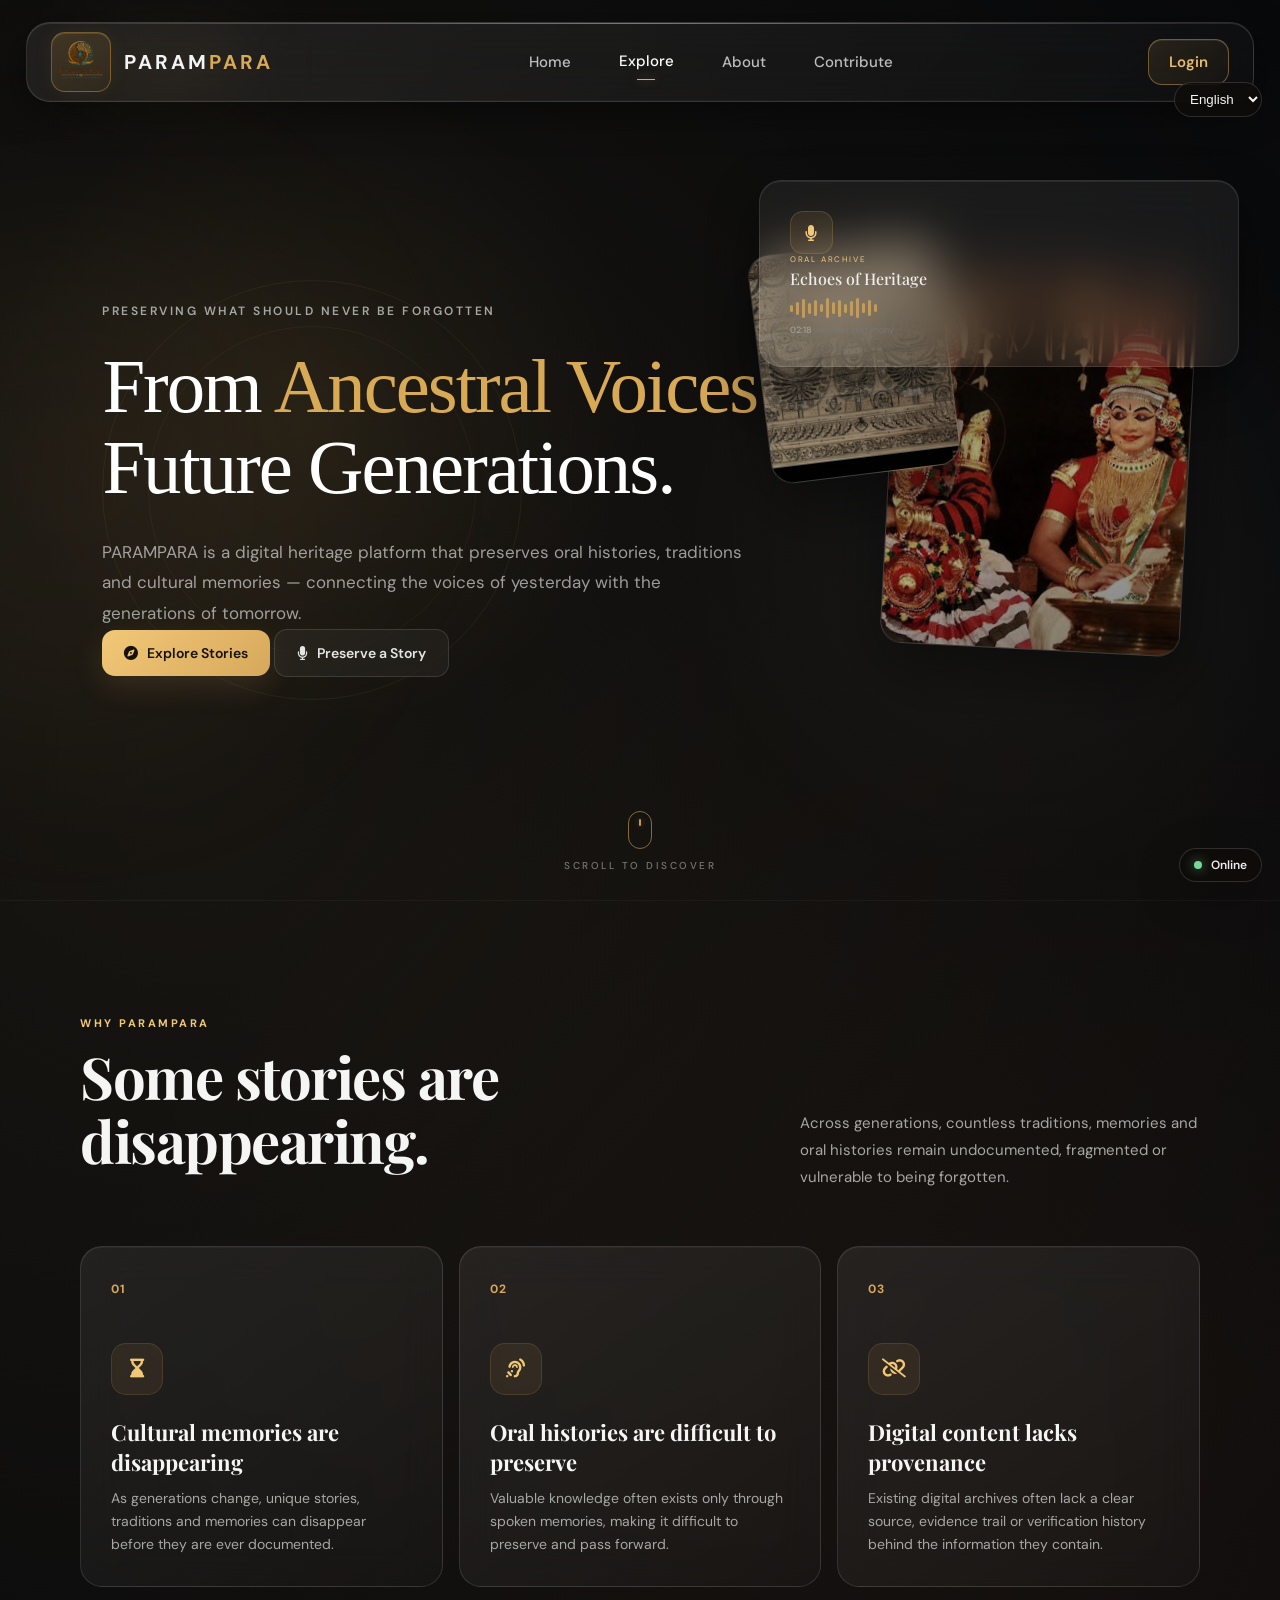
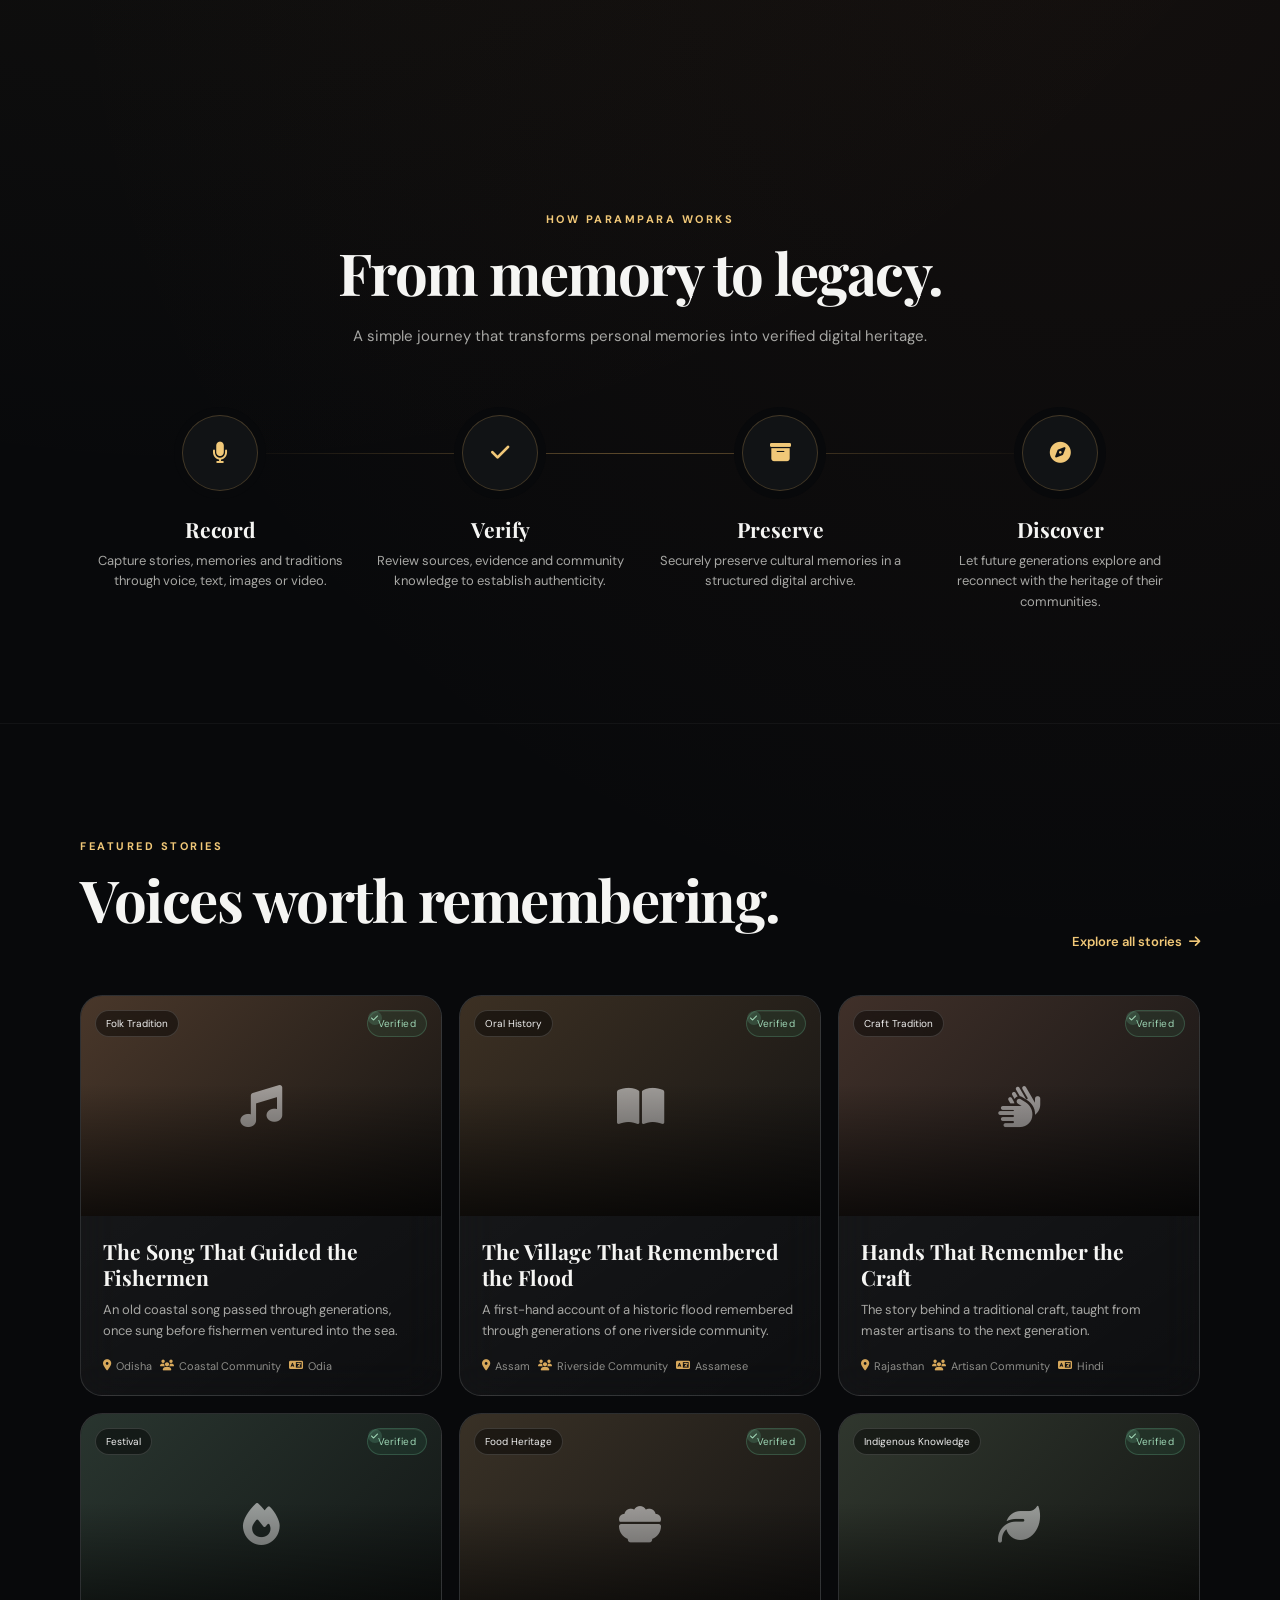
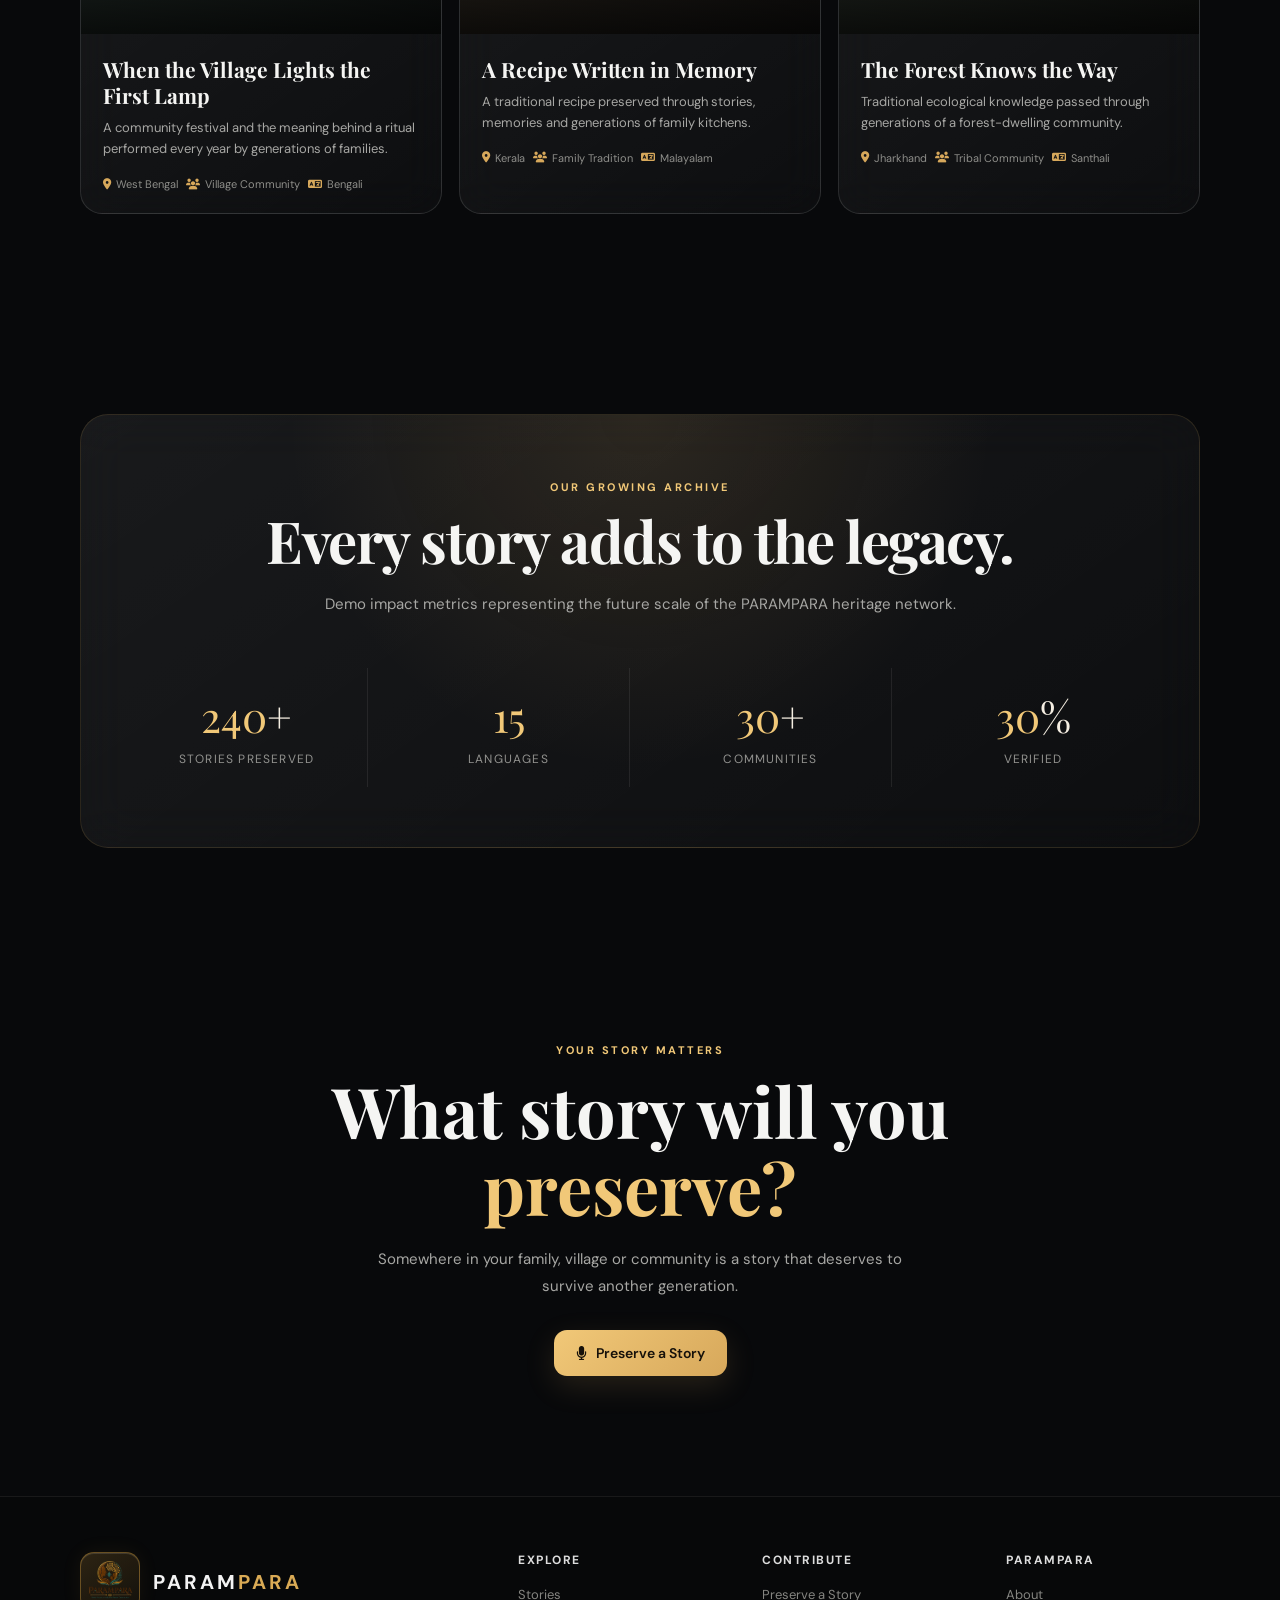
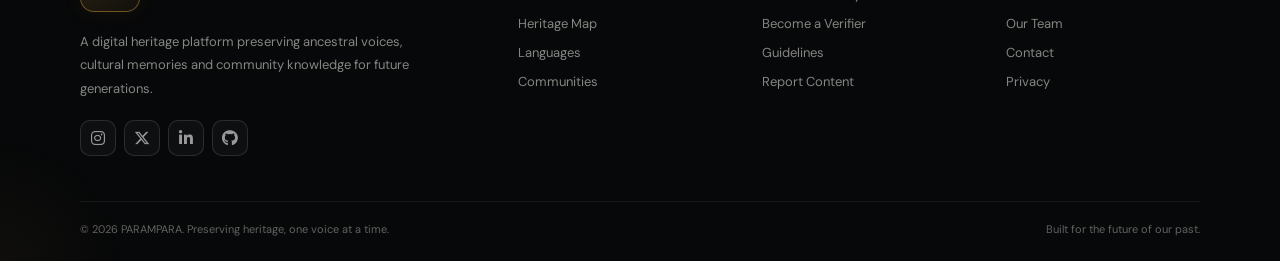
<file: index.html>
<!DOCTYPE html>
<html lang="en">

<head>
<link rel="icon" type="image/png" href="assets/icon-192.png">
    <meta charset="UTF-8">
    <meta name="viewport" content="width=device-width, initial-scale=1.0">

    <title> PARAMPARA </title>

    <!-- Google Fonts -->
    <link rel="preconnect" href="https://fonts.googleapis.com">
    <link rel="preconnect" href="https://fonts.gstatic.com" crossorigin>

    <link
        href="https://fonts.googleapis.com/css2?family=DM+Sans:wght@400;500;600;700&family=Playfair+Display:wght@500;600;700&display=swap"
        rel="stylesheet">

    <!-- Icons -->
    <link rel="stylesheet" href="https://cdnjs.cloudflare.com/ajax/libs/font-awesome/6.5.2/css/all.min.css">
    <link rel="stylesheet" href="style_index.css">
    <link rel="stylesheet" href="css/style_explore.css">

    <link rel="manifest" href="manifest.webmanifest">
    <link rel="stylesheet" href="pwa.css">
</head>

<body>
    <!-- Ambient Background -->
    <div class="ambient"></div>

 

    <!-- =========================================================
     NAVBAR
========================================================= -->

    <div class="navbar-wrapper">

        <nav class="glass-navbar">

            <a href="index.html" class="brand">

                <div class="brand-icon">
                    <!-- Replace with your logo -->
                    <img src="assets/logo.png" alt="PARAMPARA">
                </div>

                <span class="brand-name">
                    PARAM<span class="gold-text">PARA</span>
                </span>

            </a>


            <div class="nav-links">

                <a href="index.html" class="nav-link">
                    Home
                </a>

                <a href="explore.html" class="nav-link active">
                    Explore
                </a>

                <a href="about.html" class="nav-link">
                    About
                </a>

                <a href="contribute.html" class="nav-link">
                    Contribute
                </a>

            </div>


            <a href="login.html" class="login-btn">
                Login
            </a>


            <button class="menu-toggle" id="menuToggle">

                <span></span>
                <span></span>
                <span></span>

            </button>

        </nav>


        <div class="mobile-menu" id="mobileMenu">

            <a href="index.html">
                Home
            </a>

            <a href="explore.html">
                Explore
            </a>

            <a href="about.html">
                About
            </a>

            <a href="contribute.html">
                Contribute
            </a>

            <a href="login.html" class="mobile-login">
                Login
            </a>

        </div>

    </div>


    <!-- =========================================================
         HERO
    ========================================================== -->

    <main id="home">
        <section class="hero hero-entrance">
            <div class="hero-ornament"></div>
            <div class="hero-content">

                <div class="eyebrow hero-reveal hero-delay-1">
                    <span class="eyebrow-dot"></span>
                    Preserving what should never be forgotten
                </div>

                <h1 class="hero-title-reveal">
                    From <span>Ancestral Voices</span> to Future Generations.
                </h1>

                <p class="hero-description hero-reveal hero-delay-3">
                    PARAMPARA is a digital heritage platform that preserves
                    oral histories, traditions and cultural memories —
                    connecting the voices of yesterday with the generations
                    of tomorrow.
                </p>

                <div class="hero-actions hero-reveal hero-delay-4">
                    <a href="explore.html" class="btn btn-primary">
                        <i class="fa-solid fa-compass"></i>
                        Explore Stories
                    </a>

                    <a href="preserve.html" class="btn btn-secondary">
                        <i class="fa-solid fa-microphone"></i>
                        Preserve a Story
                    </a>
                </div>
            </div>

            <div class="heritage-visual">

                <!-- Main cultural image -->
                <div class="heritage-image main-artifact">
                    <img src="assets/heritage-artifact.jpeg" alt="Indian cultural heritage">
                </div>

                <!-- Manuscript / old knowledge -->
                <div class="heritage-image manuscript-card ">
                    <img src="assets/manuscript.jpeg" alt="Traditional manuscript">
                </div>

                <!-- Audio archive card -->
                <div class="archive-card ">

                    <div class="archive-icon">
                        <i class="fa-solid fa-microphone"></i>
                    </div>

                    <div class="archive-info">
                        <span>ORAL ARCHIVE</span>
                        <strong>Echoes of Heritage</strong>

                        <div class="waveform">
                            <i></i><i></i><i></i><i></i><i></i>
                            <i></i><i></i><i></i><i></i><i></i>
                            <i></i><i></i><i></i><i></i><i></i>
                        </div>

                        <small>
                            <span>02:18</span>
                            · Verified testimony
                        </small>
                    </div>

                </div>


                <!-- Decorative line -->
                <div class="heritage-line"></div>

            </div>

            <div class="scroll-indicator hero-reveal hero-delay-6">

                <div class="mouse-icon">
                    <div class="mouse-wheel"></div>
                </div>

                <span>Scroll to discover</span>

            </div>
        </section>

        <!-- =====================================================
             WHY PARAMPARA
        ====================================================== -->

        <section class="why-section" id="about">
            <div class="container">
                <div class="why-header reveal">
                    <div>
                        <span class="section-label">
                            Why PARAMPARA
                        </span>

                        <h2 class="section-title">
                            Some stories are<br>
                            disappearing.
                        </h2>
                    </div>

                    <p class="section-description">
                        Across generations, countless traditions,
                        memories and oral histories remain undocumented,
                        fragmented or vulnerable to being forgotten.
                    </p>
                </div>

                <div class="why-grid">
                    <div class="glass-card problem-card reveal">
                        <span class="problem-number">
                            01
                        </span>
                        <div class="problem-icon">
                            <i class="fa-solid fa-hourglass-end"></i>
                        </div>

                        <h3>
                            Cultural memories are disappearing
                        </h3>

                        <p>
                            As generations change, unique stories,
                            traditions and memories can disappear
                            before they are ever documented.
                        </p>

                    </div>


                    <div class="glass-card problem-card reveal">
                        <span class="problem-number">
                            02
                        </span>
                        <div class="problem-icon">
                            <i class="fa-solid fa-ear-listen"></i>
                        </div>

                        <h3>
                            Oral histories are difficult to preserve
                        </h3>

                        <p>
                            Valuable knowledge often exists only through
                            spoken memories, making it difficult to
                            preserve and pass forward.
                        </p>
                    </div>


                    <div class="glass-card problem-card reveal">
                        <span class="problem-number">
                            03
                        </span>
                        <div class="problem-icon">
                            <i class="fa-solid fa-link-slash"></i>
                        </div>
                        <h3>
                            Digital content lacks provenance
                        </h3>
                        <p>
                            Existing digital archives often lack a clear
                            source, evidence trail or verification history
                            behind the information they contain.
                        </p>

                    </div>
                </div>
            </div>
        </section>

        <!-- =====================================================
             HOW PARAMPARA WORKS
        ====================================================== -->

        <section class="how-section" id="how">
            <div class="container">
                <div class="how-header reveal">
                    <span class="section-label">
                        How PARAMPARA Works
                    </span>

                    <h2 class="section-title">
                        From memory to legacy.
                    </h2>

                    <p class="section-description">
                        A simple journey that transforms personal memories
                        into verified digital heritage.
                    </p>
                </div>
                <div class="steps">
                    <div class="step reveal">
                        <div class="step-circle">
                            <i class="fa-solid fa-microphone"></i>
                        </div>
                        <h3>
                            Record
                        </h3>
                        <p>
                            Capture stories, memories and traditions
                            through voice, text, images or video.
                        </p>
                    </div>

                    <div class="step reveal">
                        <div class="step-circle">
                            <i class="fa-solid fa-check"></i>
                        </div>
                        <h3>
                            Verify
                        </h3>
                        <p>
                            Review sources, evidence and community
                            knowledge to establish authenticity.
                        </p>
                    </div>

                    <div class="step reveal">
                        <div class="step-circle">
                            <i class="fa-solid fa-box-archive"></i>
                        </div>
                        <h3>
                            Preserve
                        </h3>
                        <p>
                            Securely preserve cultural memories in a
                            structured digital archive.
                        </p>
                    </div>

                    <div class="step reveal">
                        <div class="step-circle">
                            <i class="fa-solid fa-compass"></i>
                        </div>
                        <h3>
                            Discover
                        </h3>
                        <p>
                            Let future generations explore and reconnect
                            with the heritage of their communities.
                        </p>
                    </div>
                </div>
            </div>
        </section>

        <!-- =====================================================
             FEATURED STORIES
        ====================================================== -->

        <section class="stories-section" id="explore">
            <div class="container">
                <div class="stories-header reveal">
                    <div>
                        <span class="section-label">
                            Featured Stories
                        </span>
                        <h2 class="section-title">
                            Voices worth remembering.
                        </h2>
                    </div>
                    <a href="#" class="view-all">
                        Explore all stories
                        <i class="fa-solid fa-arrow-right"></i>
                    </a>
                </div>
                <div class="stories-grid">

                    <!-- STORY 1 -->
                    <a href="story.html?id=123" class="glass-card story-card reveal">
                        <div class="story-image">
                            <span class="story-tag">
                                Folk Tradition
                            </span>
                            <span class="verified">
                                <i class="fa-solid fa-check"></i>
                                Verified
                            </span>
                            <i class="fa-solid fa-music"></i>
                        </div>
                        <div class="story-content">
                            <h3>
                                The Song That Guided the Fishermen
                            </h3>
                            <p>
                                An old coastal song passed through
                                generations, once sung before fishermen
                                ventured into the sea.
                            </p>
                            <div class="story-meta">
                                <span class="meta">
                                    <i class="fa-solid fa-location-dot"></i>
                                    Odisha
                                </span>
                                <span class="meta">
                                    <i class="fa-solid fa-users"></i>
                                    Coastal Community
                                </span>
                                <span class="meta">
                                    <i class="fa-solid fa-language"></i>
                                    Odia
                                </span>
                            </div>
                        </div>
                    </a>

                    <!-- STORY 2 -->
                    <a href="story.html?id=124" class="glass-card story-card reveal">
                        <div class="story-image" style="background:linear-gradient(135deg,#3c3023,#161514);">
                            <span class="story-tag">
                                Oral History
                            </span>
                            <span class="verified">
                                <i class="fa-solid fa-check"></i>
                                Verified
                            </span>
                            <i class="fa-solid fa-book-open"></i>
                        </div>
                        <div class="story-content">
                            <h3>
                                The Village That Remembered the Flood
                            </h3>
                            <p>
                                A first-hand account of a historic flood
                                remembered through generations of one
                                riverside community.
                            </p>
                            <div class="story-meta">
                                <span class="meta">
                                    <i class="fa-solid fa-location-dot"></i>
                                    Assam
                                </span>
                                <span class="meta">
                                    <i class="fa-solid fa-users"></i>
                                    Riverside Community
                                </span>
                                <span class="meta">
                                    <i class="fa-solid fa-language"></i>
                                    Assamese
                                </span>
                            </div>
                        </div>
                    </a>

                    <!-- STORY 3 -->
                    <a href="story.html?id=125" class="glass-card story-card reveal">
                        <div class="story-image" style="background:linear-gradient(135deg,#403029,#151414);">
                            <span class="story-tag">
                                Craft Tradition
                            </span>
                            <span class="verified">
                                <i class="fa-solid fa-check"></i>
                                Verified
                            </span>
                            <i class="fa-solid fa-hands"></i>
                        </div>
                        <div class="story-content">
                            <h3>
                                Hands That Remember the Craft
                            </h3>
                            <p>
                                The story behind a traditional craft,
                                taught from master artisans to the next
                                generation.
                            </p>
                            <div class="story-meta">
                                <span class="meta">
                                    <i class="fa-solid fa-location-dot"></i>
                                    Rajasthan
                                </span>
                                <span class="meta">
                                    <i class="fa-solid fa-users"></i>
                                    Artisan Community
                                </span>
                                <span class="meta">
                                    <i class="fa-solid fa-language"></i>
                                    Hindi
                                </span>
                            </div>
                        </div>
                    </a>

                    <!-- STORY 4 -->
                    <a href="story.html?id=126" class="glass-card story-card reveal">
                        <div class="story-image" style="background:linear-gradient(135deg,#29352f,#121615);">
                            <span class="story-tag">
                                Festival
                            </span>
                            <span class="verified">
                                <i class="fa-solid fa-check"></i>
                                Verified
                            </span>
                            <i class="fa-solid fa-fire"></i>
                        </div>
                        <div class="story-content">
                            <h3>
                                When the Village Lights the First Lamp
                            </h3>
                            <p>
                                A community festival and the meaning
                                behind a ritual performed every year
                                by generations of families.
                            </p>
                            <div class="story-meta">
                                <span class="meta">
                                    <i class="fa-solid fa-location-dot"></i>
                                    West Bengal
                                </span>
                                <span class="meta">
                                    <i class="fa-solid fa-users"></i>
                                    Village Community
                                </span>
                                <span class="meta">
                                    <i class="fa-solid fa-language"></i>
                                    Bengali
                                </span>
                            </div>
                        </div>
                    </a>

                    <!-- STORY 5 -->
                    <a href="story.html?id=127" class="glass-card story-card reveal">
                        <div class="story-image" style="background:linear-gradient(135deg,#393126,#151413);">
                            <span class="story-tag">
                                Food Heritage
                            </span>
                            <span class="verified">
                                <i class="fa-solid fa-check"></i>
                                Verified
                            </span>
                            <i class="fa-solid fa-bowl-food"></i>
                        </div>
                        <div class="story-content">
                            <h3>
                                A Recipe Written in Memory
                            </h3>
                            <p>
                                A traditional recipe preserved through
                                stories, memories and generations of
                                family kitchens.
                            </p>
                            <div class="story-meta">
                                <span class="meta">
                                    <i class="fa-solid fa-location-dot"></i>
                                    Kerala
                                </span>
                                <span class="meta">
                                    <i class="fa-solid fa-users"></i>
                                    Family Tradition
                                </span>
                                <span class="meta">
                                    <i class="fa-solid fa-language"></i>
                                    Malayalam
                                </span>
                            </div>
                        </div>
                    </a>

                    <!-- STORY 6 -->
                    <a href="story.html?id=128" class="glass-card story-card reveal">
                        <div class="story-image" style="background:linear-gradient(135deg,#30372e,#131513);">
                            <span class="story-tag">
                                Indigenous Knowledge
                            </span>
                            <span class="verified">
                                <i class="fa-solid fa-check"></i>
                                Verified
                            </span>
                            <i class="fa-solid fa-leaf"></i>
                        </div>

                        <div class="story-content">
                            <h3>
                                The Forest Knows the Way
                            </h3>
                            <p>
                                Traditional ecological knowledge passed
                                through generations of a forest-dwelling
                                community.
                            </p>
                            <div class="story-meta">
                                <span class="meta">
                                    <i class="fa-solid fa-location-dot"></i>
                                    Jharkhand
                                </span>
                                <span class="meta">
                                    <i class="fa-solid fa-users"></i>
                                    Tribal Community
                                </span>
                                <span class="meta">
                                    <i class="fa-solid fa-language"></i>
                                    Santhali
                                </span>
                            </div>
                        </div>
                    </a>
                </div>
            </div>
        </section>

        <!-- =====================================================
             IMPACT
        ====================================================== -->

        <section class="impact-section">
            <div class="container">
                <div class="impact-box reveal">
                    <div class="impact-header">
                        <span class="section-label">
                            Our Growing Archive
                        </span>
                        <h2 class="section-title">
                            Every story adds to the legacy.
                        </h2>
                        <p class="section-description">
                            Demo impact metrics representing the future
                            scale of the PARAMPARA heritage network.
                        </p>
                    </div>
                    <div class="impact-grid">
                        <div class="impact-item">
                            <div class="impact-number">
                                <span class="counter" data-target="1240">
                                    0
                                </span>+
                            </div>
                            <div class="impact-label">
                                Stories Preserved
                            </div>
                        </div>
                        <div class="impact-item">
                            <div class="impact-number">
                                <span class="counter" data-target="18">
                                    0
                                </span>
                            </div>
                            <div class="impact-label">
                                Languages
                            </div>
                        </div>
                        <div class="impact-item">
                            <div class="impact-number">
                                <span class="counter" data-target="120">
                                    0
                                </span>+
                            </div>
                            <div class="impact-label">
                                Communities
                            </div>
                        </div>
                        <div class="impact-item">
                            <div class="impact-number">
                                <span class="counter" data-target="87">
                                    0
                                </span>%
                            </div>
                            <div class="impact-label">
                                Verified
                            </div>
                        </div>
                    </div>
                </div>
            </div>
        </section>

        <!-- =====================================================
             CTA
        ====================================================== -->

        <section class="cta-section" id="contribute">
            <div class="container reveal">
                <span class="section-label">
                    Your Story Matters
                </span>
                <h2>
                    What story will you
                    <span>preserve?</span>
                </h2>
                <p>
                    Somewhere in your family, village or community
                    is a story that deserves to survive another
                    generation.
                </p>
                <a href="preserve.html" class="btn btn-primary">
                    <i class="fa-solid fa-microphone"></i>
                    Preserve a Story
                </a>
            </div>
        </section>
    </main>

    <!-- =========================================================
         FOOTER
    ========================================================== -->

 <footer>
        <div class="footer-grid">
            <div class="footer-brand">
                <div class="brand">
                    <div class="brand-icon">
                        <img src="assets/logo.png" alt="PARAMPARA">
                    </div>
                    <span class="brand-name">
                        PARAM<span class="gold-text">PARA</span>
                    </span>
                </div>
                <p>
                    A digital heritage platform preserving
                    ancestral voices, cultural memories and
                    community knowledge for future generations.
                </p>

                <div class="socials">
                    <a href="#" class="social">
                        <i class="fa-brands fa-instagram"></i>
                    </a>
                    <a href="#" class="social">
                        <i class="fa-brands fa-x-twitter"></i>
                    </a>
                    <a href="#" class="social">
                        <i class="fa-brands fa-linkedin-in"></i>
                    </a>
                    <a href="#" class="social">
                        <i class="fa-brands fa-github"></i>
                    </a>
                </div>
            </div>

            <div class="footer-column">
                <h4> Explore </h4>
                <a href="#explore"> Stories </a>
                <a href="#"> Heritage Map </a>
                <a href="#"> Languages </a>
                <a href="#"> Communities </a>
            </div>

            <div class="footer-column">
                <h4> Contribute </h4>
                <a href="#contribute"> Preserve a Story </a>
                <a href="#"> Become a Verifier </a>
                <a href="#"> Guidelines </a>
                <a href="#"> Report Content </a>
            </div>

            <div class="footer-column">
                <h4> PARAMPARA </h4>
                <a href="#about"> About</a>
                <a href="#"> Our Team </a>
                <a href="#"> Contact </a>
                <a href="#"> Privacy </a>
            </div>
        </div>

        <div class="footer-bottom">
            <span>
                © 2026 PARAMPARA. Preserving heritage, one voice at a time.
            </span>
            <span>
                Built for the future of our past.
            </span>
        </div>
    </footer>
    <script src="script_index.js" defer></script>

        <script src="offline-db.js"></script>
        <script src="pwa.js"></script>
        <script src="i18n.js"></script>
        <script src="scripts/live-stats.js"></script>
</body>

</html>
</file>
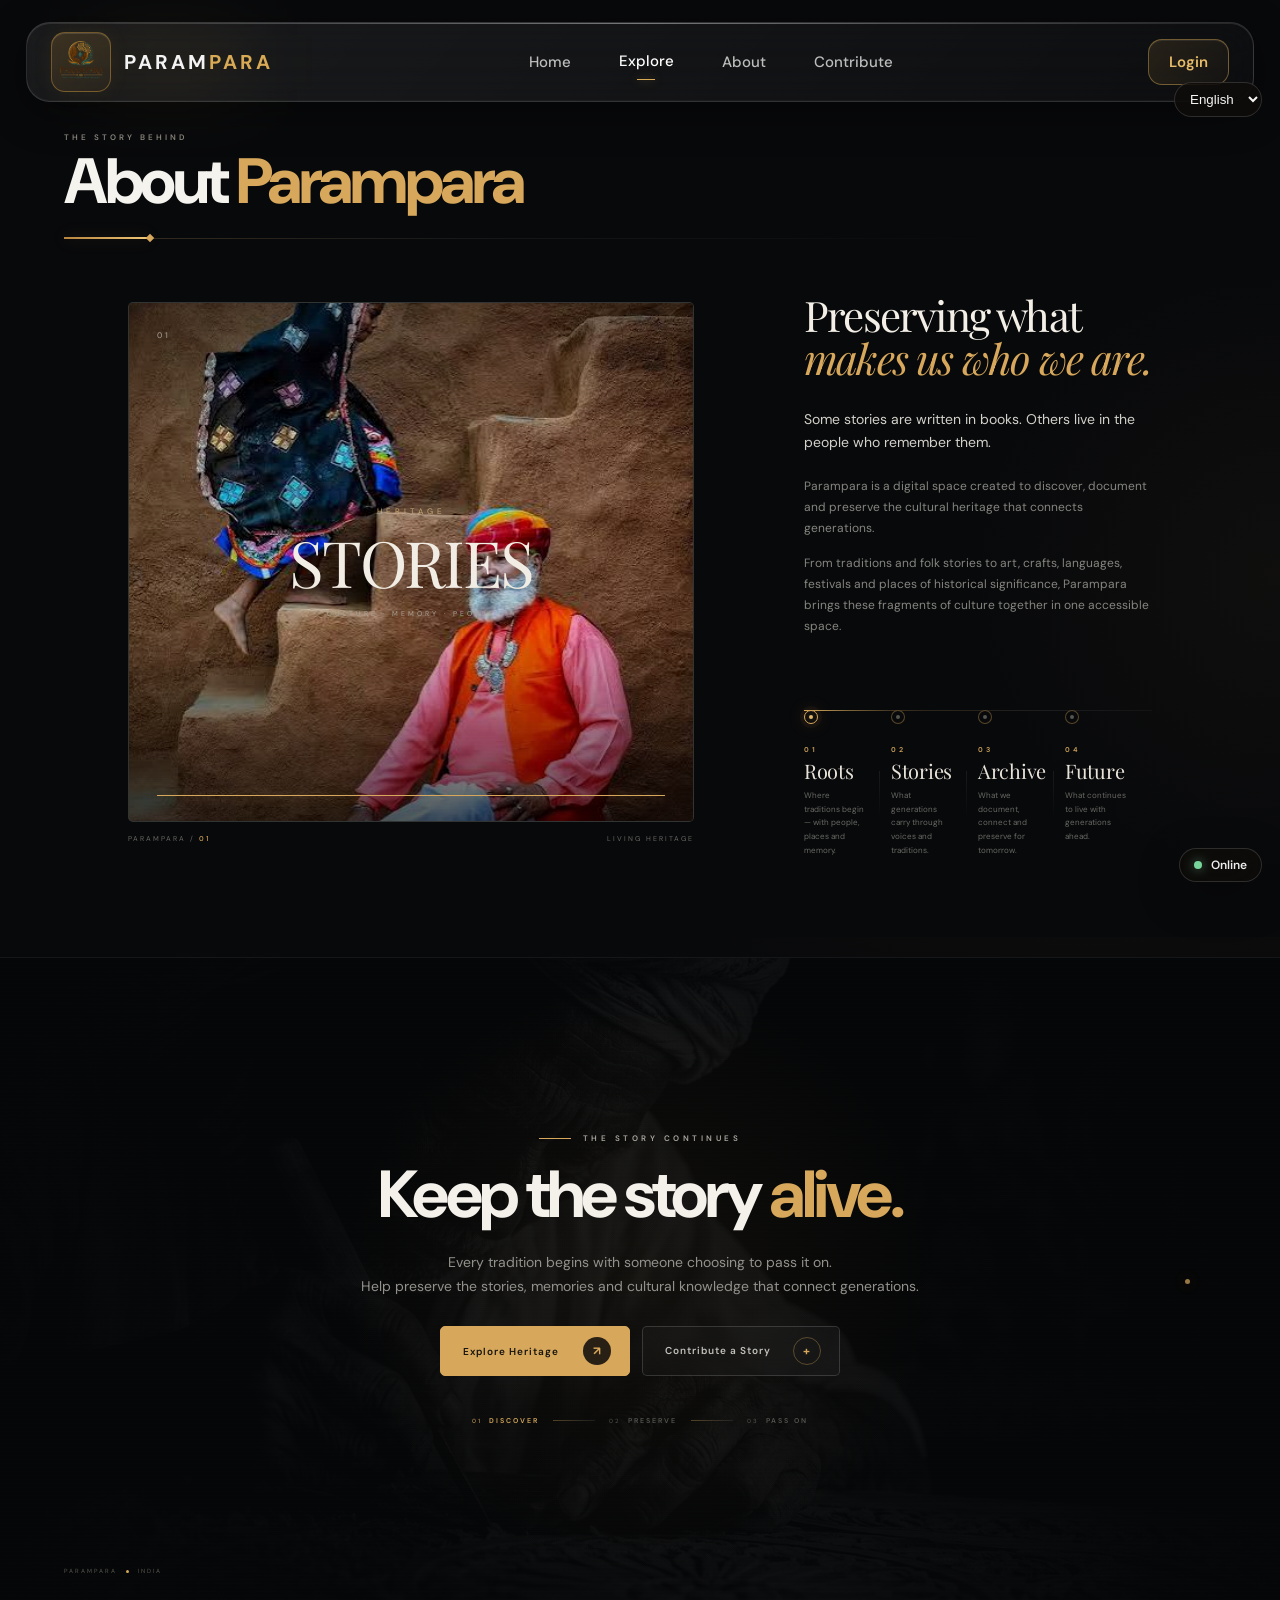
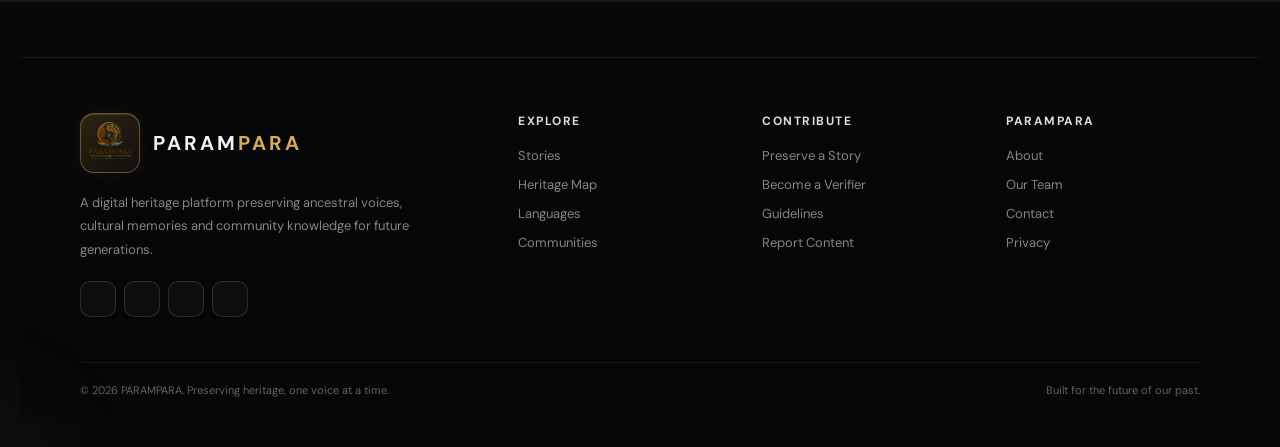
<file: about.html>
<!DOCTYPE html>
<html lang="en">

<head>
    <meta charset="UTF-8">

    <meta name="viewport" content="width=device-width, initial-scale=1.0">

    <title>About | Parampara</title>

    <!-- Google Fonts -->
    <link rel="preconnect" href="https://fonts.googleapis.com">
    <link rel="preconnect" href="https://fonts.gstatic.com" crossorigin>

    <link
        href="https://fonts.googleapis.com/css2?family=DM+Sans:wght@400;500;600;700&family=Playfair+Display:wght@400;500;600&display=swap"
        rel="stylesheet">

    <!-- About CSS -->
    <link rel="stylesheet" href="css/style_about.css">
    <link rel="stylesheet" href="style_index.css">
    <link rel="stylesheet" href="css/style_explore.css">

    <link rel="manifest" href="manifest.webmanifest">
    <link rel="stylesheet" href="pwa.css">
</head>

<body>
    <!-- Ambient Background -->
    <div class="ambient"></div>


    <!-- =========================================================
     NAVBAR
========================================================= -->

    <div class="navbar-wrapper">

        <nav class="glass-navbar">

            <a href="index.html" class="brand">

                <div class="brand-icon">
                    <!-- Replace with your logo -->
                    <img src="assets/logo.png" alt="PARAMPARA">
                </div>

                <span class="brand-name">
                    PARAM<span class="gold-text">PARA</span>
                </span>

            </a>


            <div class="nav-links">

                <a href="index.html" class="nav-link">
                    Home
                </a>

                <a href="explore.html" class="nav-link active">
                    Explore
                </a>

                <a href="about.html" class="nav-link">
                    About
                </a>

                <a href="contribute.html" class="nav-link">
                    Contribute
                </a>

            </div>


            <a href="login.html" class="login-btn">
                Login
            </a>


            <button class="menu-toggle" id="menuToggle">

                <span></span>
                <span></span>
                <span></span>

            </button>

        </nav>


        <div class="mobile-menu" id="mobileMenu">

            <a href="index.html">
                Home
            </a>

            <a href="explore.html">
                Explore
            </a>

            <a href="about.html">
                About
            </a>

            <a href="contribute.html">
                Contribute
            </a>

            <a href="login.html" class="mobile-login">
                Login
            </a>

        </div>

    </div>


    <section class="about-section" id="about">

        <!-- =====================================
         SECTION HEADING
    ====================================== -->

        <div class="about-heading-wrap">

            <span class="about-kicker">
                THE STORY BEHIND
            </span>

            <h2 class="about-title">
                About <span>Parampara</span>
            </h2>

            <div class="about-underline">
                <span></span>
            </div>

        </div>


        <!-- =====================================
         ABOUT CONTENT
    ====================================== -->

        <div class="about-content">


            <!-- ===============================
             LEFT — IMAGE SPACE
        ================================ -->

            <!-- =========================================
     HERITAGE SLIDESHOW
========================================= -->

            <section class="heritage-gallery" id="heritageGallery">

                <div class="gallery-inner">

                    <!-- SLIDESHOW -->

                    <div class="gallery-frame">

                        <!-- Slide 1 -->
                        <div class="gallery-slide active">

                            <img src="assets/about1.jpeg" alt="Indian cultural heritage" />

                        </div>


                        <!-- Slide 2 -->
                        <div class="gallery-slide">

                            <img src="assets/about2.jpeg" alt="Traditional Indian culture" />

                        </div>


                        <!-- Slide 3 -->
                        <div class="gallery-slide">

                            <img src="assets/about3.jpeg" alt="Indian traditional art" />

                        </div>


                        <!-- Slide 4 -->
                        <div class="gallery-slide">
                            <img src="assets/about4.jpeg" alt="Indian heritage" />
                        </div>

                        <div class="gallery-slide">
                            <img src="assets/about5.jpeg" alt="Indian heritage" />
                        </div>

                        <div class="gallery-slide">
                            <img src="assets/about6.jpeg" alt="Indian heritage" />
                        </div>

                        <div class="gallery-slide">
                            <img src="assets/about7.jpeg" alt="Indian heritage" />
                        </div>

                        <div class="gallery-slide">
                            <img src="assets/about8.jpeg" alt="Indian heritage" />
                        </div>


                        <!-- Overlay -->

                        <div class="gallery-overlay"></div>


                        <!-- Top number -->

                        <span class="gallery-number">
                            01
                        </span>


                        <!-- Center information -->

                        <div class="gallery-center">

                            <span class="gallery-category">
                                HERITAGE
                            </span>

                            <h2>
                                STORIES
                            </h2>

                            <span class="gallery-subtitle">
                                CULTURE · MEMORY · PEOPLE
                            </span>

                        </div>


                        <!-- Progress -->

                        <div class="gallery-progress">

                            <span class="progress-fill"></span>

                        </div>

                    </div>


                    <!-- Bottom metadata -->

                    <div class="gallery-meta">

                        <span>
                            PARAMPARA / <b class="current-number">01</b>
                        </span>

                        <span>
                            LIVING HERITAGE
                        </span>

                    </div>

                </div>

            </section>

            <!-- ===============================
             RIGHT — TEXT
        ================================ -->

            <div class="about-text">


                <h3>
                    Preserving what
                    <em>makes us who we are.</em>
                </h3>


                <p class="about-lead">
                    Some stories are written in books.
                    Others live in the people who remember them.
                </p>


                <p>
                    Parampara is a digital space created to
                    discover, document and preserve the cultural
                    heritage that connects generations.
                </p>


                <p>
                    From traditions and folk stories to art,
                    crafts, languages, festivals and places of
                    historical significance, Parampara brings
                    these fragments of culture together in one
                    accessible space.
                </p>


                <!-- VALUES -->

                <!-- =========================================
     HERITAGE JOURNEY
========================================= -->

                <div class="heritage-journey">

                    <div class="journey-line">
                        <span class="journey-progress"></span>
                    </div>


                    <div class="journey-step active">

                        <div class="journey-dot">
                            <span></span>
                        </div>

                        <div class="journey-content">

                            <span class="journey-number">01</span>

                            <h4>Roots</h4>

                            <p>
                                Where traditions begin —
                                with people, places and memory.
                            </p>

                        </div>

                    </div>


                    <div class="journey-step">

                        <div class="journey-dot">
                            <span></span>
                        </div>

                        <div class="journey-content">

                            <span class="journey-number">02</span>

                            <h4>Stories</h4>

                            <p>
                                What generations carry
                                through voices and traditions.
                            </p>

                        </div>

                    </div>


                    <div class="journey-step">

                        <div class="journey-dot">
                            <span></span>
                        </div>

                        <div class="journey-content">

                            <span class="journey-number">03</span>

                            <h4>Archive</h4>

                            <p>
                                What we document, connect
                                and preserve for tomorrow.
                            </p>

                        </div>

                    </div>


                    <div class="journey-step">

                        <div class="journey-dot">
                            <span></span>
                        </div>

                        <div class="journey-content">

                            <span class="journey-number">04</span>

                            <h4>Future</h4>

                            <p>
                                What continues to live
                                with generations ahead.
                            </p>

                        </div>

                    </div>

                </div>
            </div>
    </section>
    <!-- =====================================================
     KEEP THE STORY ALIVE
===================================================== -->

    <section class="story-cta" id="storyCta">

        <!-- Background image -->
        <div class="cta-background">

            <img src="assets/bg1.png" alt="" />

        </div>


        <!-- Dark cinematic overlay -->
        <div class="cta-overlay"></div>


        <!-- Subtle grain -->
        <div class="cta-grain"></div>


        <div class="cta-content">

            <!-- Small label -->

            <div class="cta-label">

                <span></span>

                THE STORY CONTINUES

            </div>


            <!-- Main heading -->

            <h2 class="cta-title">

                Keep the story
                <em> alive.</em>

            </h2>


            <!-- Description -->

            <p class="cta-description">

                Every tradition begins with someone
                choosing to pass it on.

                <br>

                Help preserve the stories, memories and
                cultural knowledge that connect generations.

            </p>


            <!-- Actions -->

            <div class="cta-actions">

                <a href="explore.html" class="cta-button primary">

                    <span>
                        Explore Heritage
                    </span>

                    <b>↗</b>

                </a>


                <a href="contribute.html" class="cta-button secondary">

                    <span>
                        Contribute a Story
                    </span>

                    <b>+</b>

                </a>

            </div>


            <!-- Heritage journey -->

            <div class="cta-journey">

                <div class="journey-item active">

                    <span>01</span>

                    <b>DISCOVER</b>

                </div>


                <i></i>


                <div class="journey-item">

                    <span>02</span>

                    <b>PRESERVE</b>

                </div>


                <i></i>


                <div class="journey-item">

                    <span>03</span>

                    <b>PASS ON</b>

                </div>

            </div>

        </div>


        <!-- Bottom location -->

        <div class="cta-location">

            <span>PARAMPARA</span>

            <i></i>

            <span>INDIA</span>

        </div>

    </section>

    <!-- =========================================================
         FOOTER
    ========================================================== -->

    <footer>
 <footer>
        <div class="footer-grid">
            <div class="footer-brand">
                <div class="brand">
                    <div class="brand-icon">
                        <img src="assets/logo.png" alt="PARAMPARA">
                    </div>
                    <span class="brand-name">
                        PARAM<span class="gold-text">PARA</span>
                    </span>
                </div>
                <p>
                    A digital heritage platform preserving
                    ancestral voices, cultural memories and
                    community knowledge for future generations.
                </p>

                <div class="socials">
                    <a href="#" class="social">
                        <i class="fa-brands fa-instagram"></i>
                    </a>
                    <a href="#" class="social">
                        <i class="fa-brands fa-x-twitter"></i>
                    </a>
                    <a href="#" class="social">
                        <i class="fa-brands fa-linkedin-in"></i>
                    </a>
                    <a href="#" class="social">
                        <i class="fa-brands fa-github"></i>
                    </a>
                </div>
            </div>

            <div class="footer-column">
                <h4> Explore </h4>
                <a href="#explore"> Stories </a>
                <a href="#"> Heritage Map </a>
                <a href="#"> Languages </a>
                <a href="#"> Communities </a>
            </div>

            <div class="footer-column">
                <h4> Contribute </h4>
                <a href="#contribute"> Preserve a Story </a>
                <a href="#"> Become a Verifier </a>
                <a href="#"> Guidelines </a>
                <a href="#"> Report Content </a>
            </div>

            <div class="footer-column">
                <h4> PARAMPARA </h4>
                <a href="#about"> About</a>
                <a href="#"> Our Team </a>
                <a href="#"> Contact </a>
                <a href="#"> Privacy </a>
            </div>
        </div>

        <div class="footer-bottom">
            <span>
                © 2026 PARAMPARA. Preserving heritage, one voice at a time.
            </span>
            <span>
                Built for the future of our past.
            </span>
        </div>
    </footer>
    <script src="script_index.js" defer></script>
    <!-- About JS -->
    <script src="scripts/script_about.js"></script>

        <script src="offline-db.js"></script>
        <script src="pwa.js"></script>
        <script src="i18n.js"></script>
</body>

</html>
</file>
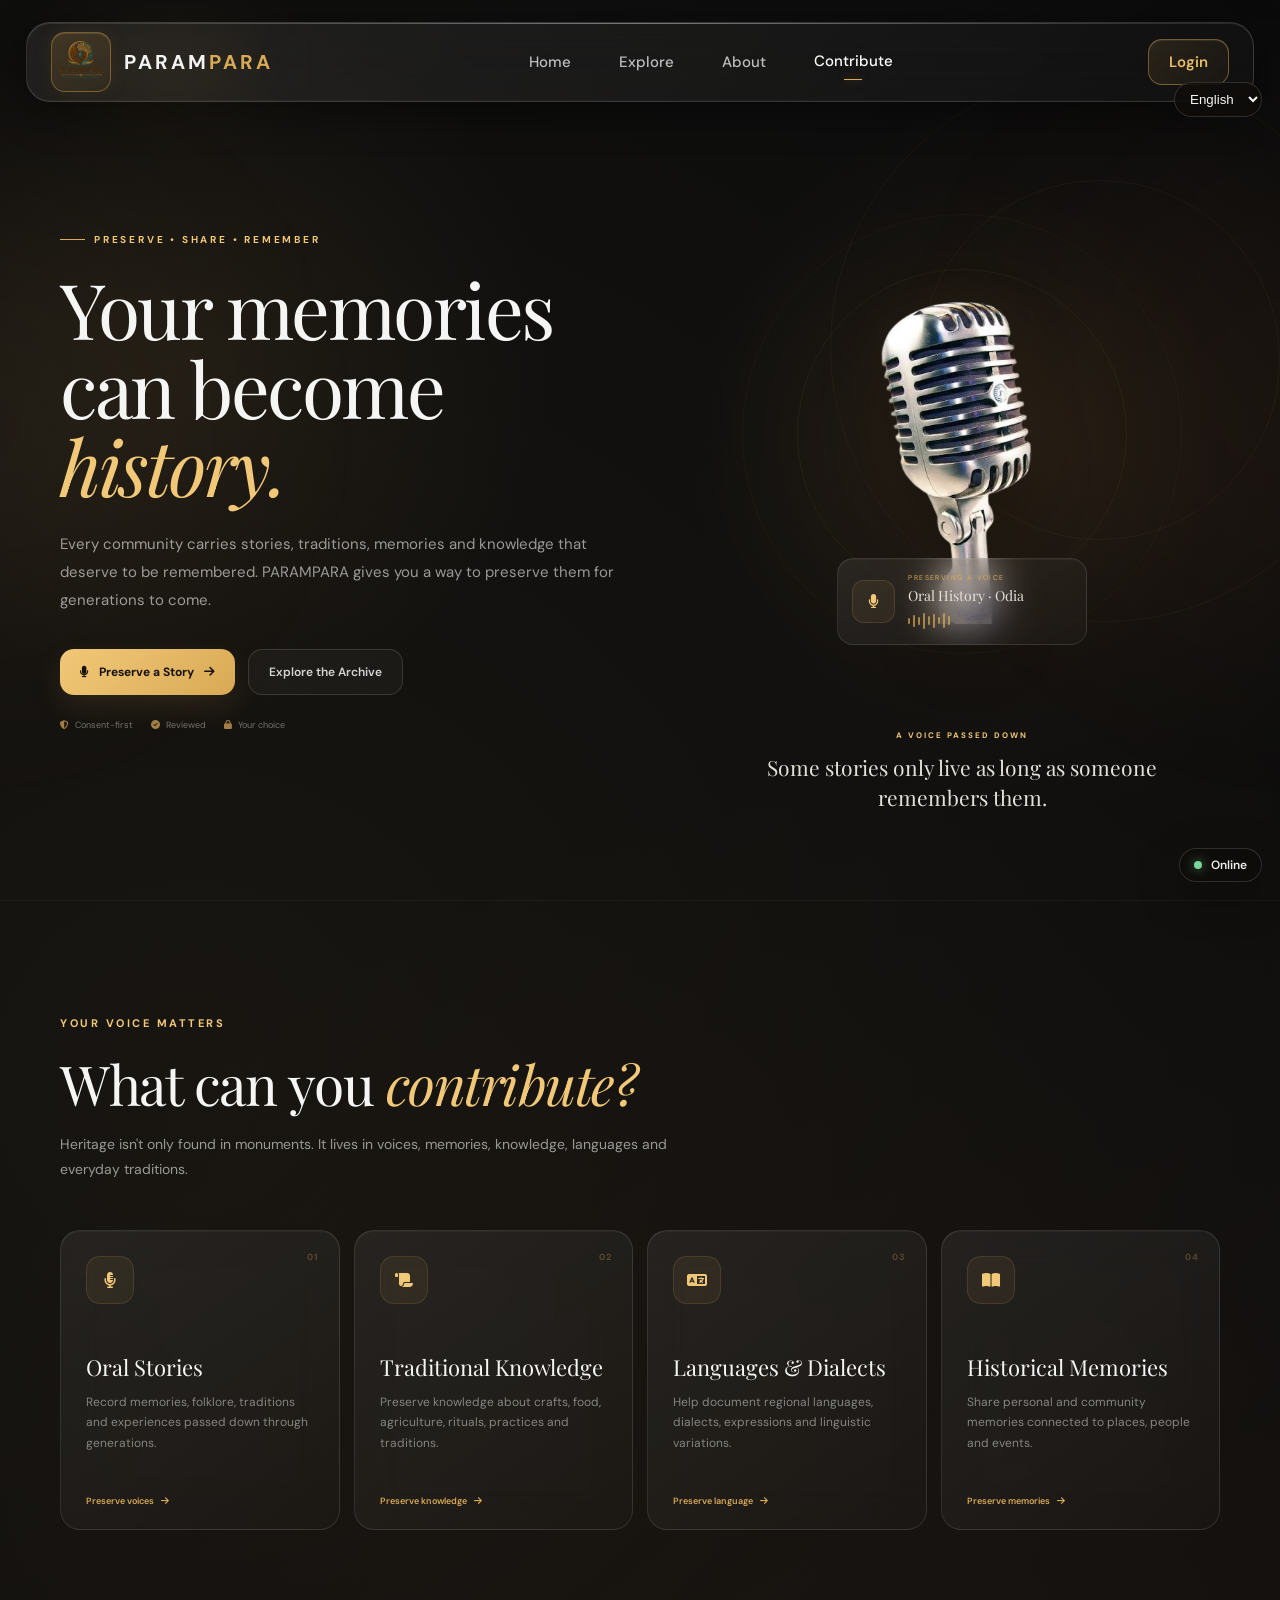
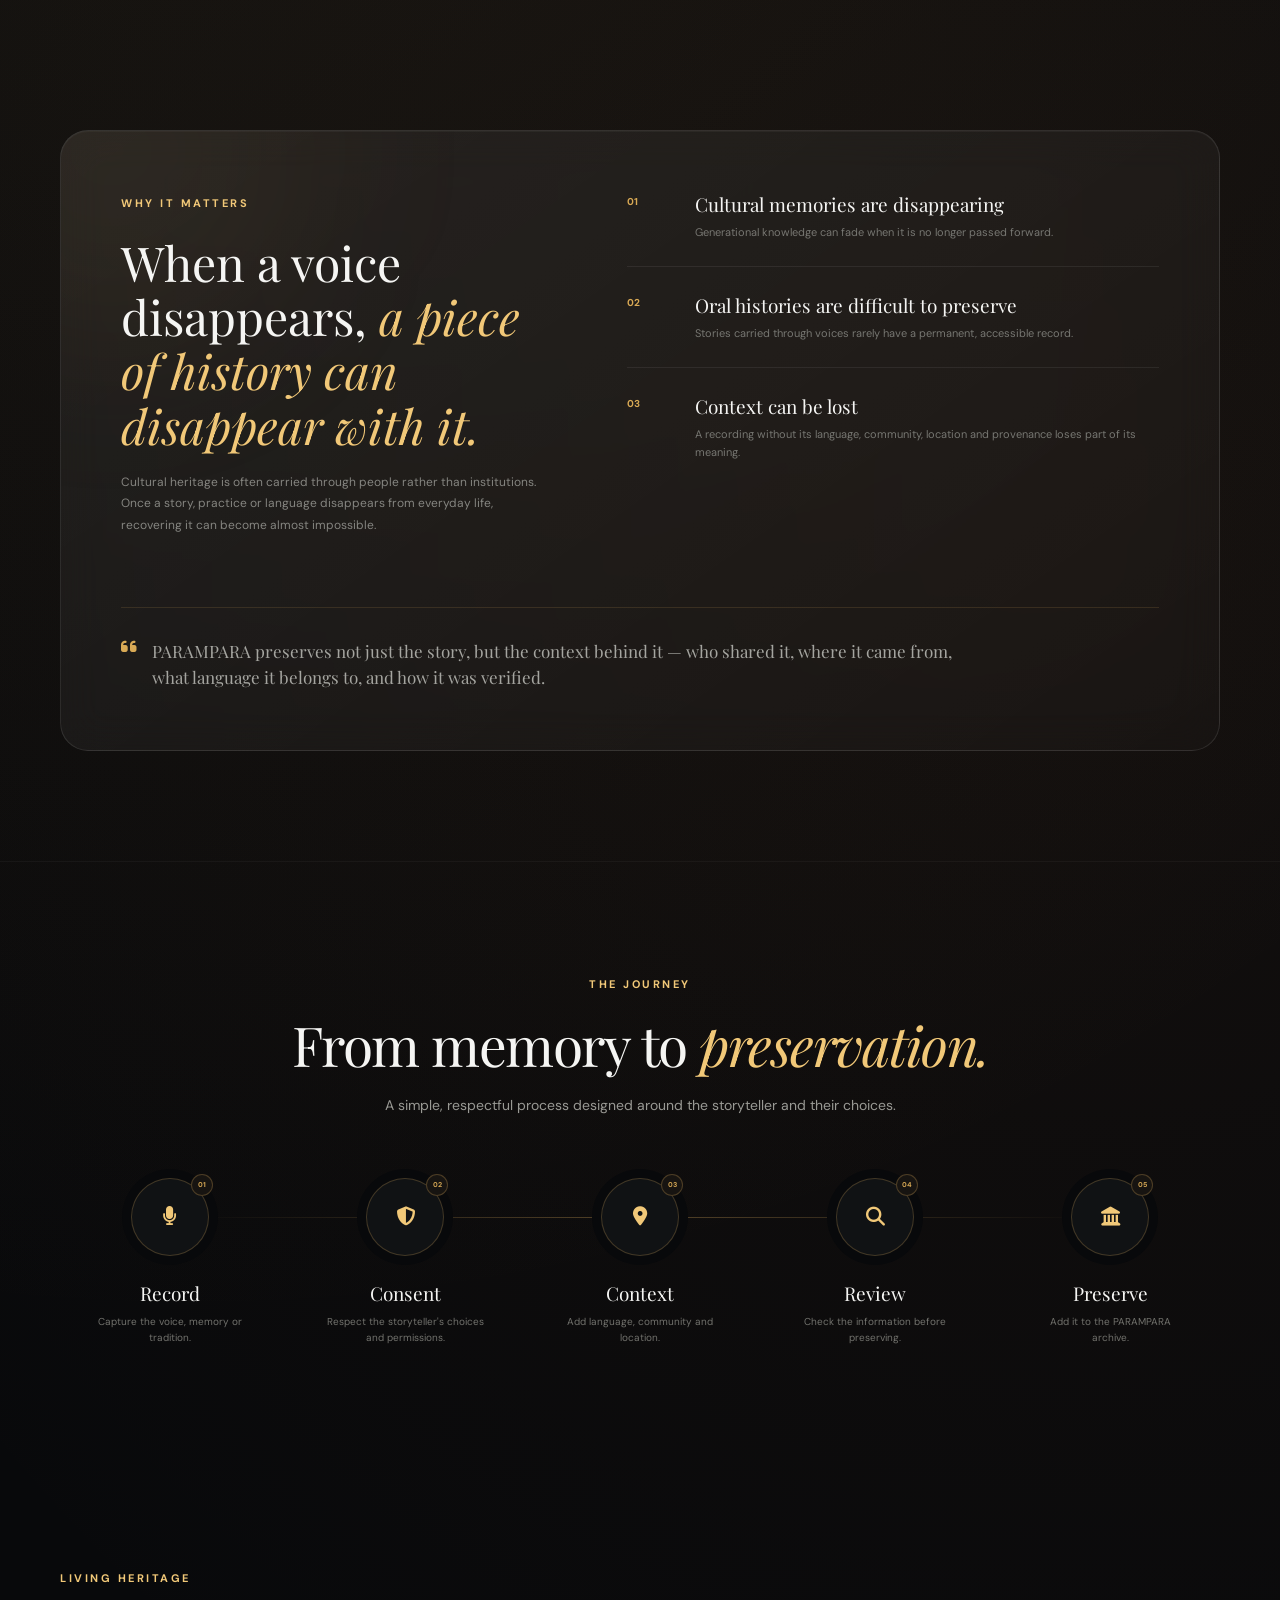
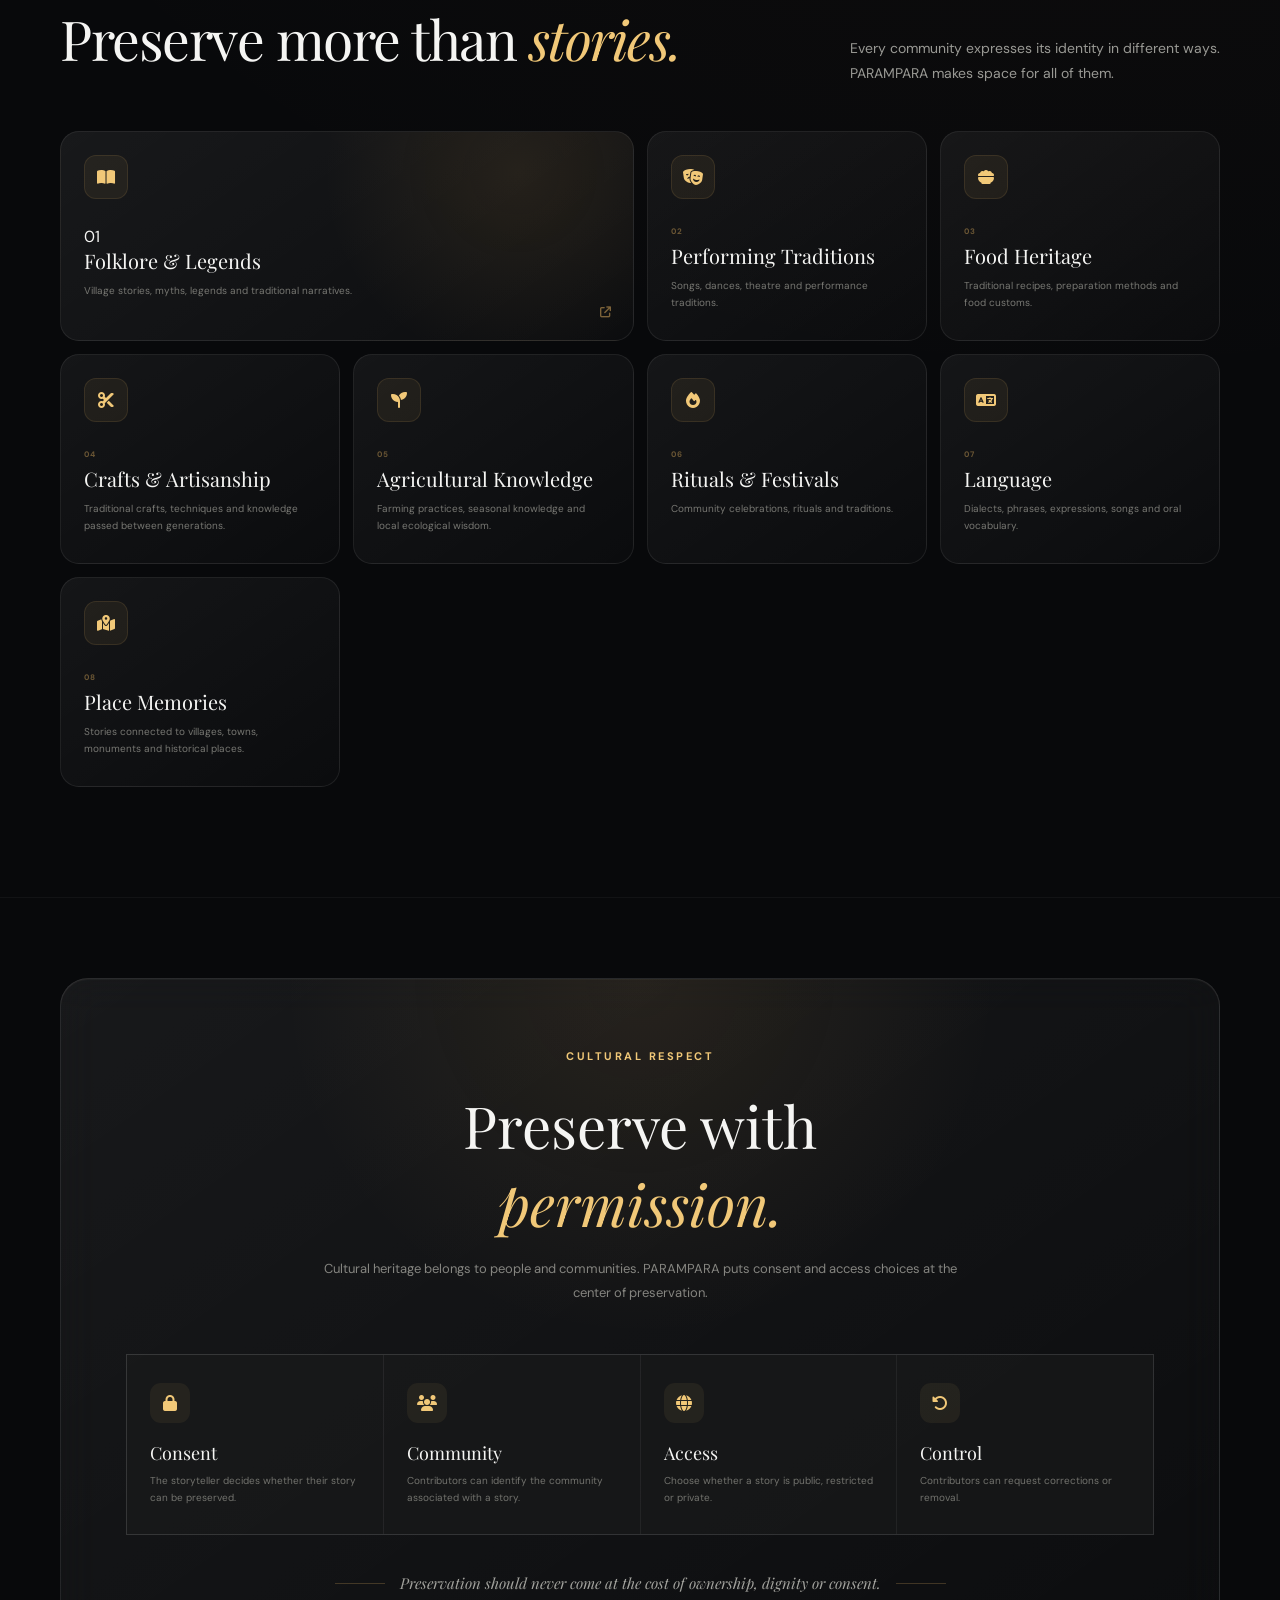
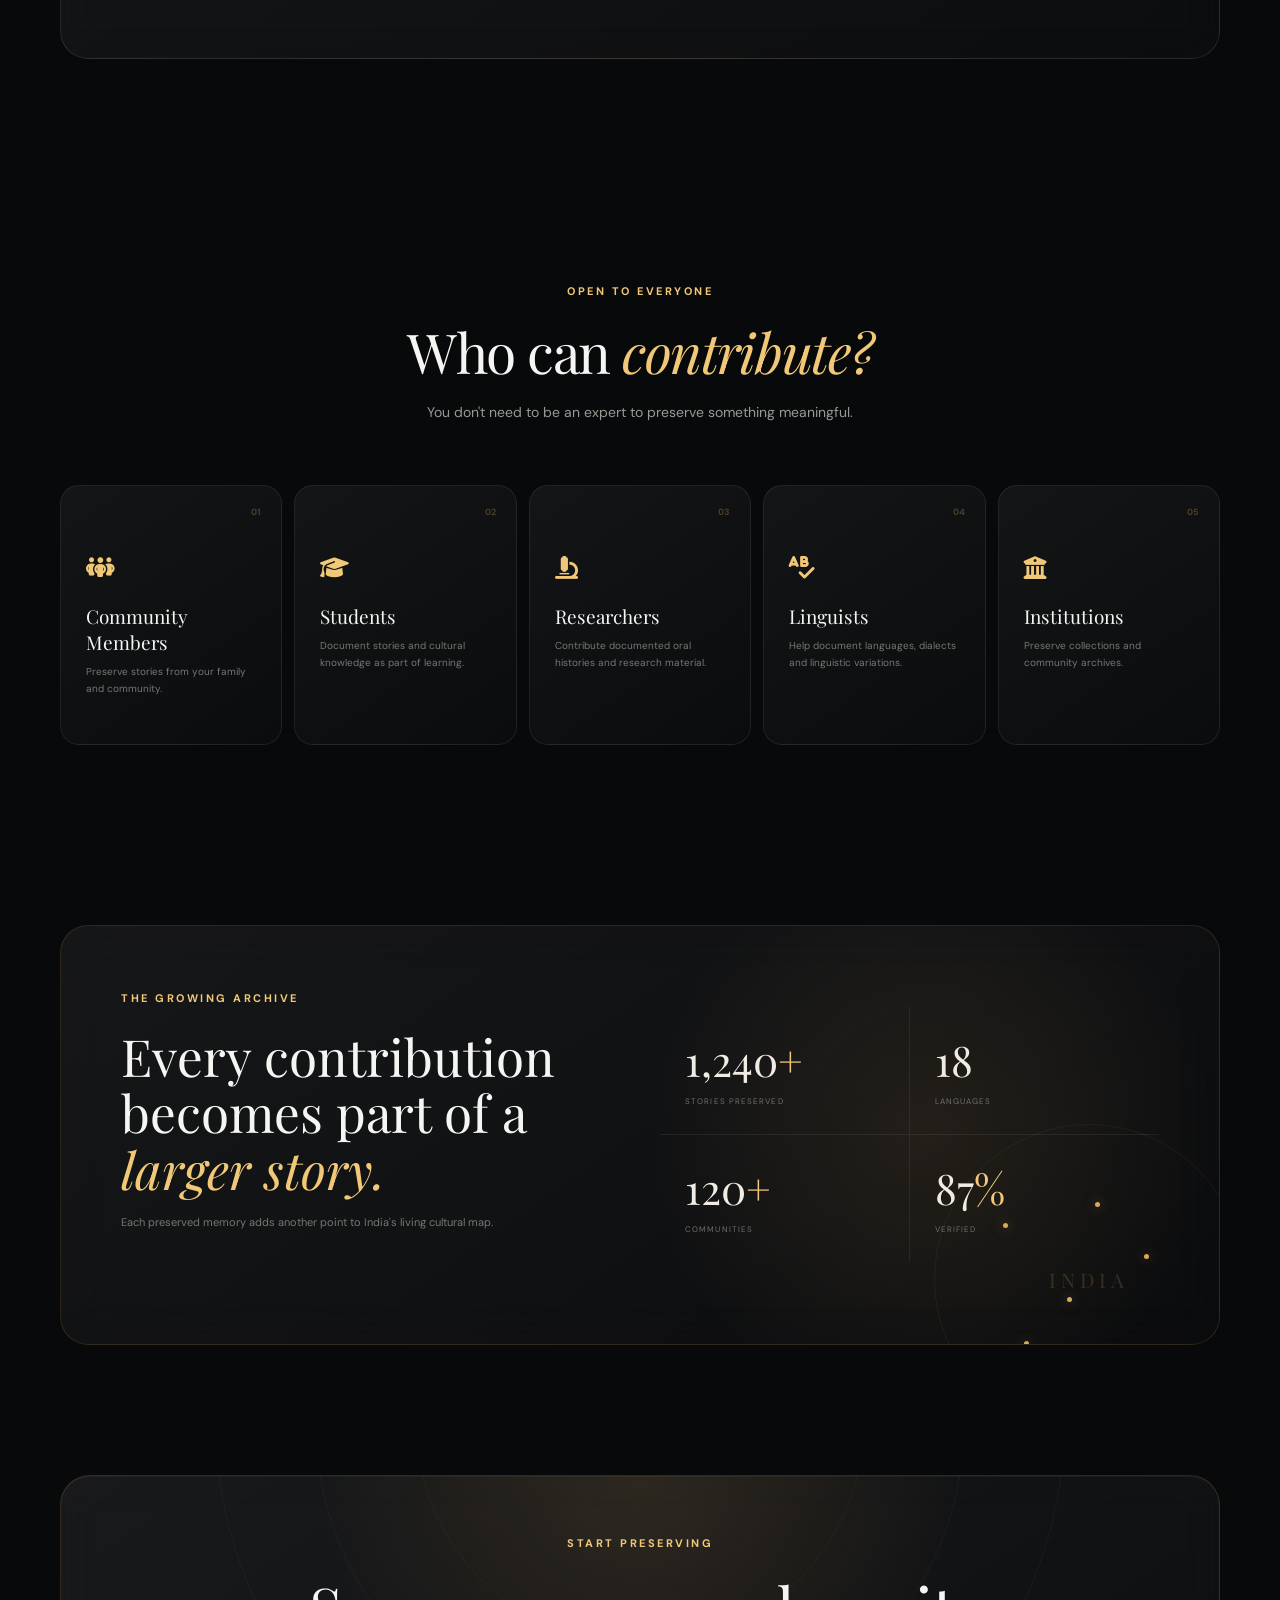
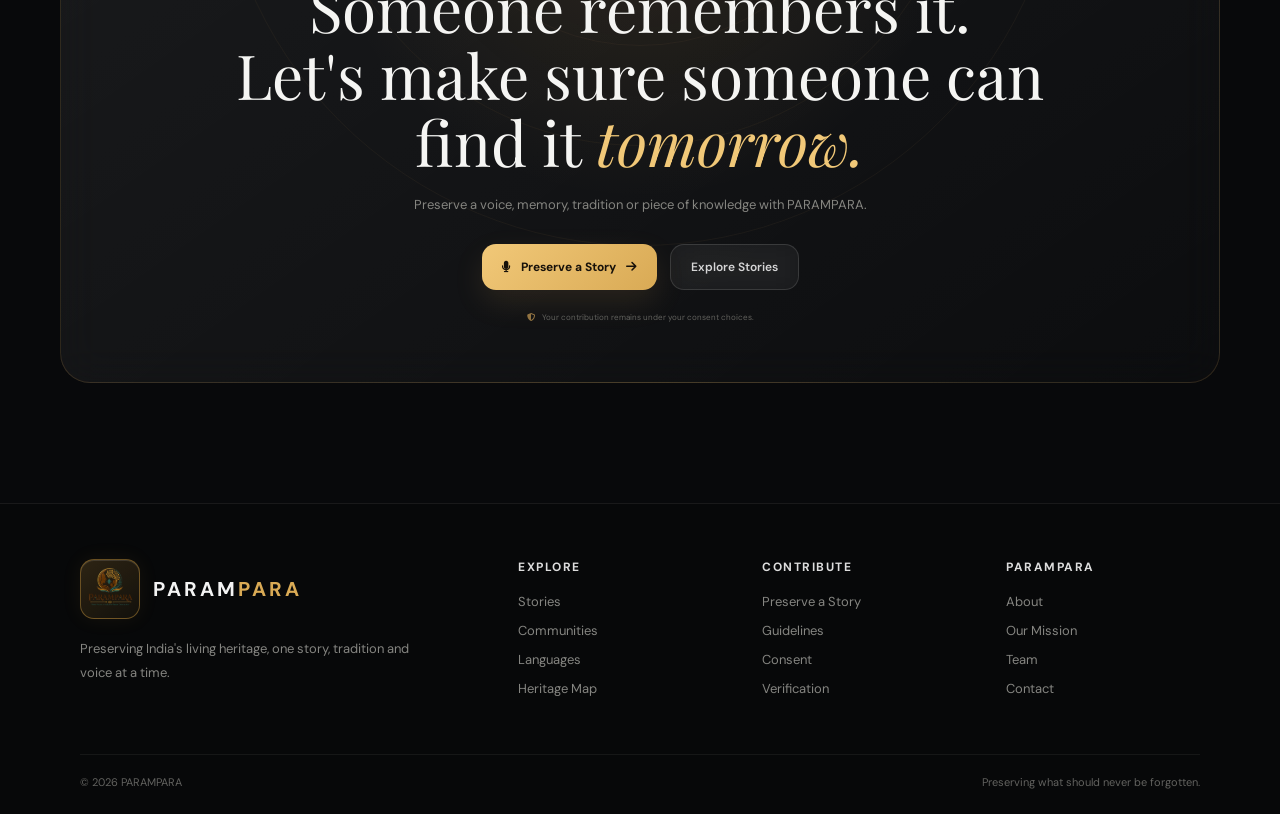
<file: contribute.html>
<!DOCTYPE html>
<html lang="en">

<head>

    <meta charset="UTF-8">
    <meta name="viewport" content="width=device-width, initial-scale=1.0">

    <title>Contribute | PARAMPARA</title>

    <!-- Fonts -->
    <link rel="preconnect" href="https://fonts.googleapis.com">
    <link rel="preconnect" href="https://fonts.gstatic.com" crossorigin>

    <link
        href="https://fonts.googleapis.com/css2?family=DM+Sans:wght@400;500;600;700&family=Playfair+Display:wght@400;500;600&display=swap"
        rel="stylesheet">

    <!-- Font Awesome -->
    <link rel="stylesheet" href="https://cdnjs.cloudflare.com/ajax/libs/font-awesome/6.5.2/css/all.min.css">

    <!-- Existing PARAMPARA styles -->
    <link rel="stylesheet" href="style_index.css">

    <!-- Contribution page -->
    <link rel="stylesheet" href="css/style_contribute.css">

    <link rel="manifest" href="manifest.webmanifest">
    <link rel="stylesheet" href="pwa.css">
</head>


<body class="contribute-page">


    <!-- =========================================================
     NAVBAR
========================================================= -->

    <div class="navbar-wrapper">

        <nav class="glass-navbar">

            <a href="index.html" class="brand">

                <div class="brand-icon">
                    <img src="assets/logo.png" alt="PARAMPARA">
                </div>

                <span class="brand-name">
                    PARAM<span class="gold-text">PARA</span>
                </span>

            </a>


            <div class="nav-links">

                <a href="index.html" class="nav-link">
                    Home
                </a>

                <a href="explore.html" class="nav-link">
                    Explore
                </a>

                <a href="about.html" class="nav-link">
                    About
                </a>

                <a href="contribute.html" class="nav-link active">
                    Contribute
                </a>

            </div>


            <a href="login.html" class="login-btn">
                Login
            </a>


            <button class="menu-toggle" id="menuToggle">

                <span></span>
                <span></span>
                <span></span>

            </button>

        </nav>


        <div class="mobile-menu" id="mobileMenu">

            <a href="index.html">
                Home
            </a>

            <a href="explore.html">
                Explore
            </a>

            <a href="about.html">
                About
            </a>

            <a href="contribute.html">
                Contribute
            </a>

            <a href="login.html" class="mobile-login">
                Login
            </a>

        </div>

    </div>



    <!-- =========================================================
     HERO
========================================================= -->

    <main>


        <section class="contribute-hero">

            <div class="contribute-glow glow-left"></div>
            <div class="contribute-glow glow-right"></div>

            <div class="heritage-orbit orbit-one"></div>
            <div class="heritage-orbit orbit-two"></div>


            <div class="contribute-container hero-layout">


                <!-- TEXT -->

                <div class="contribute-hero-content reveal">

                    <span class="contribute-eyebrow">
                        PRESERVE • SHARE • REMEMBER
                    </span>

                    <h1>
                        Your memories
                        can become
                        <span>history.</span>
                    </h1>

                    <p>
                        Every community carries stories, traditions, memories
                        and knowledge that deserve to be remembered.
                        PARAMPARA gives you a way to preserve them for
                        generations to come.
                    </p>


                    <div class="hero-actions">

                        <a href="login.html?redirect=preserve" class="contribute-primary-btn">

                            <i class="fa-solid fa-microphone"></i>

                            Preserve a Story

                            <i class="fa-solid fa-arrow-right arrow"></i>

                        </a>


                        <a href="explore.html" class="contribute-secondary-btn">

                            Explore the Archive

                        </a>

                    </div>


                    <div class="hero-trust">

                        <span>
                            <i class="fa-solid fa-shield-halved"></i>
                            Consent-first
                        </span>

                        <span>
                            <i class="fa-solid fa-circle-check"></i>
                            Reviewed
                        </span>

                        <span>
                            <i class="fa-solid fa-lock"></i>
                            Your choice
                        </span>

                    </div>

                </div>



                <!-- VISUAL -->

                <div class="contribute-hero-visual reveal">
                    <div class="mic-hero-visual">

                        <!-- Ambient glow -->
                        <div class="mic-ambient-glow"></div>

                        <!-- Decorative rings -->
                        <div class="mic-orbit mic-orbit-1"></div>
                        <div class="mic-orbit mic-orbit-2"></div>

                        <!-- Floating microphone -->
                        <div class="floating-microphone">

                            <img src="assets/vintage-mic.png"
                                alt="Vintage microphone representing oral history">

                        </div>


                        <!-- Small voice label -->
                        <div class="voice-label">

                            <span>
                                A VOICE PASSED DOWN
                            </span>

                            <strong>
                                Some stories only live
                                as long as someone remembers them.
                            </strong>

                        </div>



                        <!-- Recording information -->
                        <div class="recording-card glass-card">

                            <div class="recording-icon">

                                <i class="fa-solid fa-microphone"></i>

                            </div>

                            <div>

                                <span>
                                    PRESERVING A VOICE
                                </span>

                                <strong>
                                    Oral History · Odia
                                </strong>

                                <div class="mini-wave">

                                    <i></i>
                                    <i></i>
                                    <i></i>
                                    <i></i>
                                    <i></i>
                                    <i></i>
                                    <i></i>
                                    <i></i>
                                    <i></i>

                                </div>

                            </div>

                        </div>

                    </div>
                    </div>

                </div>

            </div>


        </section>



        <!-- =========================================================
     WHAT CAN YOU CONTRIBUTE
========================================================= -->

        <section class="contribution-types-section">

            <div class="contribute-container">


                <div class="section-heading reveal">

                    <span class="section-label">
                        YOUR VOICE MATTERS
                    </span>

                    <h2 class="section-title">
                        What can you
                        <span>contribute?</span>
                    </h2>

                    <p class="section-description">
                        Heritage isn't only found in monuments.
                        It lives in voices, memories, knowledge,
                        languages and everyday traditions.
                    </p>

                </div>


                <div class="contribution-four-grid">


                    <article class="contribution-type glass-card reveal">

                        <div class="type-number">
                            01
                        </div>

                        <div class="type-icon">
                            <i class="fa-solid fa-microphone-lines"></i>
                        </div>

                        <h3>
                            Oral Stories
                        </h3>

                        <p>
                            Record memories, folklore, traditions and
                            experiences passed down through generations.
                        </p>

                        <span class="type-link">
                            Preserve voices
                            <i class="fa-solid fa-arrow-right"></i>
                        </span>

                    </article>


                    <article class="contribution-type glass-card reveal">

                        <div class="type-number">
                            02
                        </div>

                        <div class="type-icon">
                            <i class="fa-solid fa-scroll"></i>
                        </div>

                        <h3>
                            Traditional Knowledge
                        </h3>

                        <p>
                            Preserve knowledge about crafts, food,
                            agriculture, rituals, practices and traditions.
                        </p>

                        <span class="type-link">
                            Preserve knowledge
                            <i class="fa-solid fa-arrow-right"></i>
                        </span>

                    </article>


                    <article class="contribution-type glass-card reveal">

                        <div class="type-number">
                            03
                        </div>

                        <div class="type-icon">
                            <i class="fa-solid fa-language"></i>
                        </div>

                        <h3>
                            Languages & Dialects
                        </h3>

                        <p>
                            Help document regional languages, dialects,
                            expressions and linguistic variations.
                        </p>

                        <span class="type-link">
                            Preserve language
                            <i class="fa-solid fa-arrow-right"></i>
                        </span>

                    </article>


                    <article class="contribution-type glass-card reveal">

                        <div class="type-number">
                            04
                        </div>

                        <div class="type-icon">
                            <i class="fa-solid fa-book-open"></i>
                        </div>

                        <h3>
                            Historical Memories
                        </h3>

                        <p>
                            Share personal and community memories
                            connected to places, people and events.
                        </p>

                        <span class="type-link">
                            Preserve memories
                            <i class="fa-solid fa-arrow-right"></i>
                        </span>

                    </article>


                </div>

            </div>

        </section>



        <!-- =========================================================
     WHY CONTRIBUTION MATTERS
========================================================= -->

        <section class="why-contribute-section">

            <div class="contribute-container">

                <div class="why-contribute glass-card reveal">


                    <div class="why-intro">

                        <span class="section-label">
                            WHY IT MATTERS
                        </span>

                        <h2>
                            When a voice
                            disappears,
                            <span>
                                a piece of history
                                can disappear with it.
                            </span>
                        </h2>

                        <p>
                            Cultural heritage is often carried through
                            people rather than institutions. Once a story,
                            practice or language disappears from everyday
                            life, recovering it can become almost impossible.
                        </p>

                    </div>


                    <div class="why-points">


                        <div class="why-point">

                            <span class="point-number">
                                01
                            </span>

                            <div>

                                <h3>
                                    Cultural memories are disappearing
                                </h3>

                                <p>
                                    Generational knowledge can fade when
                                    it is no longer passed forward.
                                </p>

                            </div>

                        </div>


                        <div class="why-point">

                            <span class="point-number">
                                02
                            </span>

                            <div>

                                <h3>
                                    Oral histories are difficult to preserve
                                </h3>

                                <p>
                                    Stories carried through voices rarely
                                    have a permanent, accessible record.
                                </p>

                            </div>

                        </div>


                        <div class="why-point">

                            <span class="point-number">
                                03
                            </span>

                            <div>

                                <h3>
                                    Context can be lost
                                </h3>

                                <p>
                                    A recording without its language,
                                    community, location and provenance
                                    loses part of its meaning.
                                </p>

                            </div>

                        </div>


                    </div>


                    <div class="why-conclusion">

                        <i class="fa-solid fa-quote-left"></i>

                        <p>
                            PARAMPARA preserves not just the story,
                            but the context behind it — who shared it,
                            where it came from, what language it belongs
                            to, and how it was verified.
                        </p>

                    </div>


                </div>

            </div>

        </section>



        <!-- =========================================================
     CONTRIBUTION JOURNEY
========================================================= -->

        <section class="journey-section">

            <div class="contribute-container">


                <div class="section-heading centered reveal">

                    <span class="section-label">
                        THE JOURNEY
                    </span>

                    <h2 class="section-title">
                        From memory to
                        <span>preservation.</span>
                    </h2>

                    <p class="section-description">
                        A simple, respectful process designed around
                        the storyteller and their choices.
                    </p>

                </div>


                <div class="journey-line"></div>


                <div class="journey-grid">


                    <div class="journey-step reveal">

                        <div class="journey-icon">
                            <span>01</span>
                            <i class="fa-solid fa-microphone"></i>
                        </div>

                        <h3>
                            Record
                        </h3>

                        <p>
                            Capture the voice, memory or tradition.
                        </p>

                    </div>


                    <div class="journey-step reveal">

                        <div class="journey-icon">
                            <span>02</span>
                            <i class="fa-solid fa-shield-halved"></i>
                        </div>

                        <h3>
                            Consent
                        </h3>

                        <p>
                            Respect the storyteller's choices
                            and permissions.
                        </p>

                    </div>


                    <div class="journey-step reveal">

                        <div class="journey-icon">
                            <span>03</span>
                            <i class="fa-solid fa-location-dot"></i>
                        </div>

                        <h3>
                            Context
                        </h3>

                        <p>
                            Add language, community and location.
                        </p>

                    </div>


                    <div class="journey-step reveal">

                        <div class="journey-icon">
                            <span>04</span>
                            <i class="fa-solid fa-magnifying-glass"></i>
                        </div>

                        <h3>
                            Review
                        </h3>

                        <p>
                            Check the information before preserving.
                        </p>

                    </div>


                    <div class="journey-step reveal">

                        <div class="journey-icon preserve-icon">
                            <span>05</span>
                            <i class="fa-solid fa-landmark"></i>
                        </div>

                        <h3>
                            Preserve
                        </h3>

                        <p>
                            Add it to the PARAMPARA archive.
                        </p>

                    </div>


                </div>

            </div>

        </section>



        <!-- =========================================================
     TYPES OF CONTRIBUTIONS
========================================================= -->

        <section class="heritage-types-section">

            <div class="contribute-container">


                <div class="section-heading-row reveal">

                    <div>

                        <span class="section-label">
                            LIVING HERITAGE
                        </span>

                        <h2 class="section-title">
                            Preserve more than
                            <span>stories.</span>
                        </h2>

                    </div>

                    <p class="section-description">
                        Every community expresses its identity in
                        different ways. PARAMPARA makes space for all
                        of them.
                    </p>

                </div>


                <div class="heritage-grid">


                    <article class="heritage-card large-card reveal">

                        <div class="heritage-card-icon">
                            <i class="fa-solid fa-book-open"></i>
                        </div>

                        <div>

                            <span>
                                01
                            </span>

                            <h3>
                                Folklore & Legends
                            </h3>

                            <p>
                                Village stories, myths, legends and
                                traditional narratives.
                            </p>

                        </div>

                        <i class="fa-solid fa-arrow-up-right-from-square card-arrow"></i>

                    </article>


                    <article class="heritage-card reveal">

                        <div class="heritage-card-icon">
                            <i class="fa-solid fa-masks-theater"></i>
                        </div>

                        <span>
                            02
                        </span>

                        <h3>
                            Performing Traditions
                        </h3>

                        <p>
                            Songs, dances, theatre and performance traditions.
                        </p>

                    </article>


                    <article class="heritage-card reveal">

                        <div class="heritage-card-icon">
                            <i class="fa-solid fa-bowl-food"></i>
                        </div>

                        <span>
                            03
                        </span>

                        <h3>
                            Food Heritage
                        </h3>

                        <p>
                            Traditional recipes, preparation methods
                            and food customs.
                        </p>

                    </article>


                    <article class="heritage-card reveal">

                        <div class="heritage-card-icon">
                            <i class="fa-solid fa-scissors"></i>
                        </div>

                        <span>
                            04
                        </span>

                        <h3>
                            Crafts & Artisanship
                        </h3>

                        <p>
                            Traditional crafts, techniques and knowledge
                            passed between generations.
                        </p>

                    </article>


                    <article class="heritage-card reveal">

                        <div class="heritage-card-icon">
                            <i class="fa-solid fa-seedling"></i>
                        </div>

                        <span>
                            05
                        </span>

                        <h3>
                            Agricultural Knowledge
                        </h3>

                        <p>
                            Farming practices, seasonal knowledge and
                            local ecological wisdom.
                        </p>

                    </article>


                    <article class="heritage-card reveal">

                        <div class="heritage-card-icon">
                            <i class="fa-solid fa-fire"></i>
                        </div>

                        <span>
                            06
                        </span>

                        <h3>
                            Rituals & Festivals
                        </h3>

                        <p>
                            Community celebrations, rituals and traditions.
                        </p>

                    </article>


                    <article class="heritage-card reveal">

                        <div class="heritage-card-icon">
                            <i class="fa-solid fa-language"></i>
                        </div>

                        <span>
                            07
                        </span>

                        <h3>
                            Language
                        </h3>

                        <p>
                            Dialects, phrases, expressions, songs and
                            oral vocabulary.
                        </p>

                    </article>


                    <article class="heritage-card reveal">

                        <div class="heritage-card-icon">
                            <i class="fa-solid fa-map-location-dot"></i>
                        </div>

                        <span>
                            08
                        </span>

                        <h3>
                            Place Memories
                        </h3>

                        <p>
                            Stories connected to villages, towns,
                            monuments and historical places.
                        </p>

                    </article>


                </div>

            </div>

        </section>



        <!-- =========================================================
     CONSENT
========================================================= -->

        <section class="consent-section">

            <div class="contribute-container">

                <div class="consent-box glass-card reveal">


                    <div class="consent-heading">

                        <span class="section-label">
                            CULTURAL RESPECT
                        </span>

                        <h2>
                            Preserve with
                            <span>permission.</span>
                        </h2>

                        <p>
                            Cultural heritage belongs to people and
                            communities. PARAMPARA puts consent and
                            access choices at the center of preservation.
                        </p>

                    </div>


                    <div class="consent-grid">


                        <div class="consent-item">

                            <div class="consent-icon">
                                <i class="fa-solid fa-lock"></i>
                            </div>

                            <h3>
                                Consent
                            </h3>

                            <p>
                                The storyteller decides whether
                                their story can be preserved.
                            </p>

                        </div>


                        <div class="consent-item">

                            <div class="consent-icon">
                                <i class="fa-solid fa-users"></i>
                            </div>

                            <h3>
                                Community
                            </h3>

                            <p>
                                Contributors can identify the
                                community associated with a story.
                            </p>

                        </div>


                        <div class="consent-item">

                            <div class="consent-icon">
                                <i class="fa-solid fa-globe"></i>
                            </div>

                            <h3>
                                Access
                            </h3>

                            <p>
                                Choose whether a story is public,
                                restricted or private.
                            </p>

                        </div>


                        <div class="consent-item">

                            <div class="consent-icon">
                                <i class="fa-solid fa-rotate-left"></i>
                            </div>

                            <h3>
                                Control
                            </h3>

                            <p>
                                Contributors can request corrections
                                or removal.
                            </p>

                        </div>


                    </div>


                    <div class="consent-statement">

                        <span></span>

                        <p>
                            Preservation should never come at the cost
                            of ownership, dignity or consent.
                        </p>

                        <span></span>

                    </div>


                </div>

            </div>

        </section>



        <!-- =========================================================
     WHO CAN CONTRIBUTE
========================================================= -->

        <section class="people-section">

            <div class="contribute-container">


                <div class="section-heading centered reveal">

                    <span class="section-label">
                        OPEN TO EVERYONE
                    </span>

                    <h2 class="section-title">
                        Who can
                        <span>contribute?</span>
                    </h2>

                    <p class="section-description">
                        You don't need to be an expert to preserve
                        something meaningful.
                    </p>

                </div>


                <div class="people-grid">


                    <article class="person-card reveal">

                        <div class="person-number">
                            01
                        </div>

                        <i class="fa-solid fa-people-group"></i>

                        <h3>
                            Community Members
                        </h3>

                        <p>
                            Preserve stories from your family
                            and community.
                        </p>

                    </article>


                    <article class="person-card reveal">

                        <div class="person-number">
                            02
                        </div>

                        <i class="fa-solid fa-graduation-cap"></i>

                        <h3>
                            Students
                        </h3>

                        <p>
                            Document stories and cultural knowledge
                            as part of learning.
                        </p>

                    </article>


                    <article class="person-card reveal">

                        <div class="person-number">
                            03
                        </div>

                        <i class="fa-solid fa-microscope"></i>

                        <h3>
                            Researchers
                        </h3>

                        <p>
                            Contribute documented oral histories
                            and research material.
                        </p>

                    </article>


                    <article class="person-card reveal">

                        <div class="person-number">
                            04
                        </div>

                        <i class="fa-solid fa-spell-check"></i>

                        <h3>
                            Linguists
                        </h3>

                        <p>
                            Help document languages, dialects
                            and linguistic variations.
                        </p>

                    </article>


                    <article class="person-card reveal">

                        <div class="person-number">
                            05
                        </div>

                        <i class="fa-solid fa-building-columns"></i>

                        <h3>
                            Institutions
                        </h3>

                        <p>
                            Preserve collections and
                            community archives.
                        </p>

                    </article>


                </div>

            </div>

        </section>



        <!-- =========================================================
     IMPACT
========================================================= -->

        <section class="impact-section">

            <div class="contribute-container">


                <div class="impact-box reveal">


                    <div class="impact-intro">

                        <span class="section-label">
                            THE GROWING ARCHIVE
                        </span>

                        <h2>
                            Every contribution
                            becomes part of a
                            <span>larger story.</span>
                        </h2>

                        <p>
                            Each preserved memory adds another point
                            to India's living cultural map.
                        </p>

                    </div>


                    <div class="impact-stats">


                        <div class="impact-stat">

                            <strong>
                                1,240<span>+</span>
                            </strong>

                            <small>
                                Stories Preserved
                            </small>

                        </div>


                        <div class="impact-stat">

                            <strong>
                                18
                            </strong>

                            <small>
                                Languages
                            </small>

                        </div>


                        <div class="impact-stat">

                            <strong>
                                120<span>+</span>
                            </strong>

                            <small>
                                Communities
                            </small>

                        </div>


                        <div class="impact-stat">

                            <strong>
                                87<span>%</span>
                            </strong>

                            <small>
                                Verified
                            </small>

                        </div>


                    </div>


                    <div class="impact-map">

                        <div class="map-dot dot-one"></div>
                        <div class="map-dot dot-two"></div>
                        <div class="map-dot dot-three"></div>
                        <div class="map-dot dot-four"></div>
                        <div class="map-dot dot-five"></div>
                        <div class="map-dot dot-six"></div>

                        <span>
                            INDIA
                        </span>

                    </div>


                </div>

            </div>

        </section>



        <!-- =========================================================
     FINAL CTA
========================================================= -->

        <section class="final-contribute-section">

            <div class="contribute-container">


                <div class="final-contribute glass-card reveal">


                    <div class="final-decoration">

                        <span></span>
                        <span></span>
                        <span></span>

                    </div>


                    <span class="section-label">
                        START PRESERVING
                    </span>

                    <h2>
                        Someone remembers it.
                        <br>

                        Let's make sure someone
                        can find it <span>tomorrow.</span>
                    </h2>

                    <p>
                        Preserve a voice, memory, tradition or piece
                        of knowledge with PARAMPARA.
                    </p>


                    <div class="final-actions">

                        <a href="login.html?redirect=preserve" class="contribute-primary-btn">

                            <i class="fa-solid fa-microphone"></i>

                            Preserve a Story

                            <i class="fa-solid fa-arrow-right arrow"></i>

                        </a>


                        <a href="explore.html" class="contribute-secondary-btn">
                            Explore Stories
                        </a>

                    </div>


                    <small>
                        <i class="fa-solid fa-shield-halved"></i>
                        Your contribution remains under your consent choices.
                    </small>

                </div>

            </div>

        </section>


    </main>



    <!-- =========================================================
     FOOTER
========================================================= -->

    <footer>

        <div class="footer-grid">


            <div class="footer-brand">

                <div class="brand">

                    <div class="brand-icon">
                        <img src="assets/logo.png" alt="PARAMPARA">
                    </div>

                    <span class="brand-name">
                        PARAM<span class="gold-text">PARA</span>
                    </span>

                </div>

                <p>
                    Preserving India's living heritage,
                    one story, tradition and voice at a time.
                </p>

            </div>


            <div class="footer-column">

                <h4>
                    Explore
                </h4>

                <a href="explore.html">
                    Stories
                </a>

                <a href="explore.html">
                    Communities
                </a>

                <a href="explore.html">
                    Languages
                </a>

                <a href="map.html">
                    Heritage Map
                </a>

            </div>


            <div class="footer-column">

                <h4>
                    Contribute
                </h4>

                <a href="preserve.html">
                    Preserve a Story
                </a>

                <a href="#">
                    Guidelines
                </a>

                <a href="#">
                    Consent
                </a>

                <a href="#">
                    Verification
                </a>

            </div>


            <div class="footer-column">

                <h4>
                    PARAMPARA
                </h4>

                <a href="about.html">
                    About
                </a>

                <a href="#">
                    Our Mission
                </a>

                <a href="#">
                    Team
                </a>

                <a href="#">
                    Contact
                </a>

            </div>

        </div>


        <div class="footer-bottom">

            <span>
                © 2026 PARAMPARA
            </span>

            <span>
                Preserving what should never be forgotten.
            </span>

        </div>

    </footer>


    <script src="scripts/script_contribute.js"></script>

        <script src="offline-db.js"></script>
        <script src="pwa.js"></script>
        <script src="i18n.js"></script>
</body>

</html>
</file>
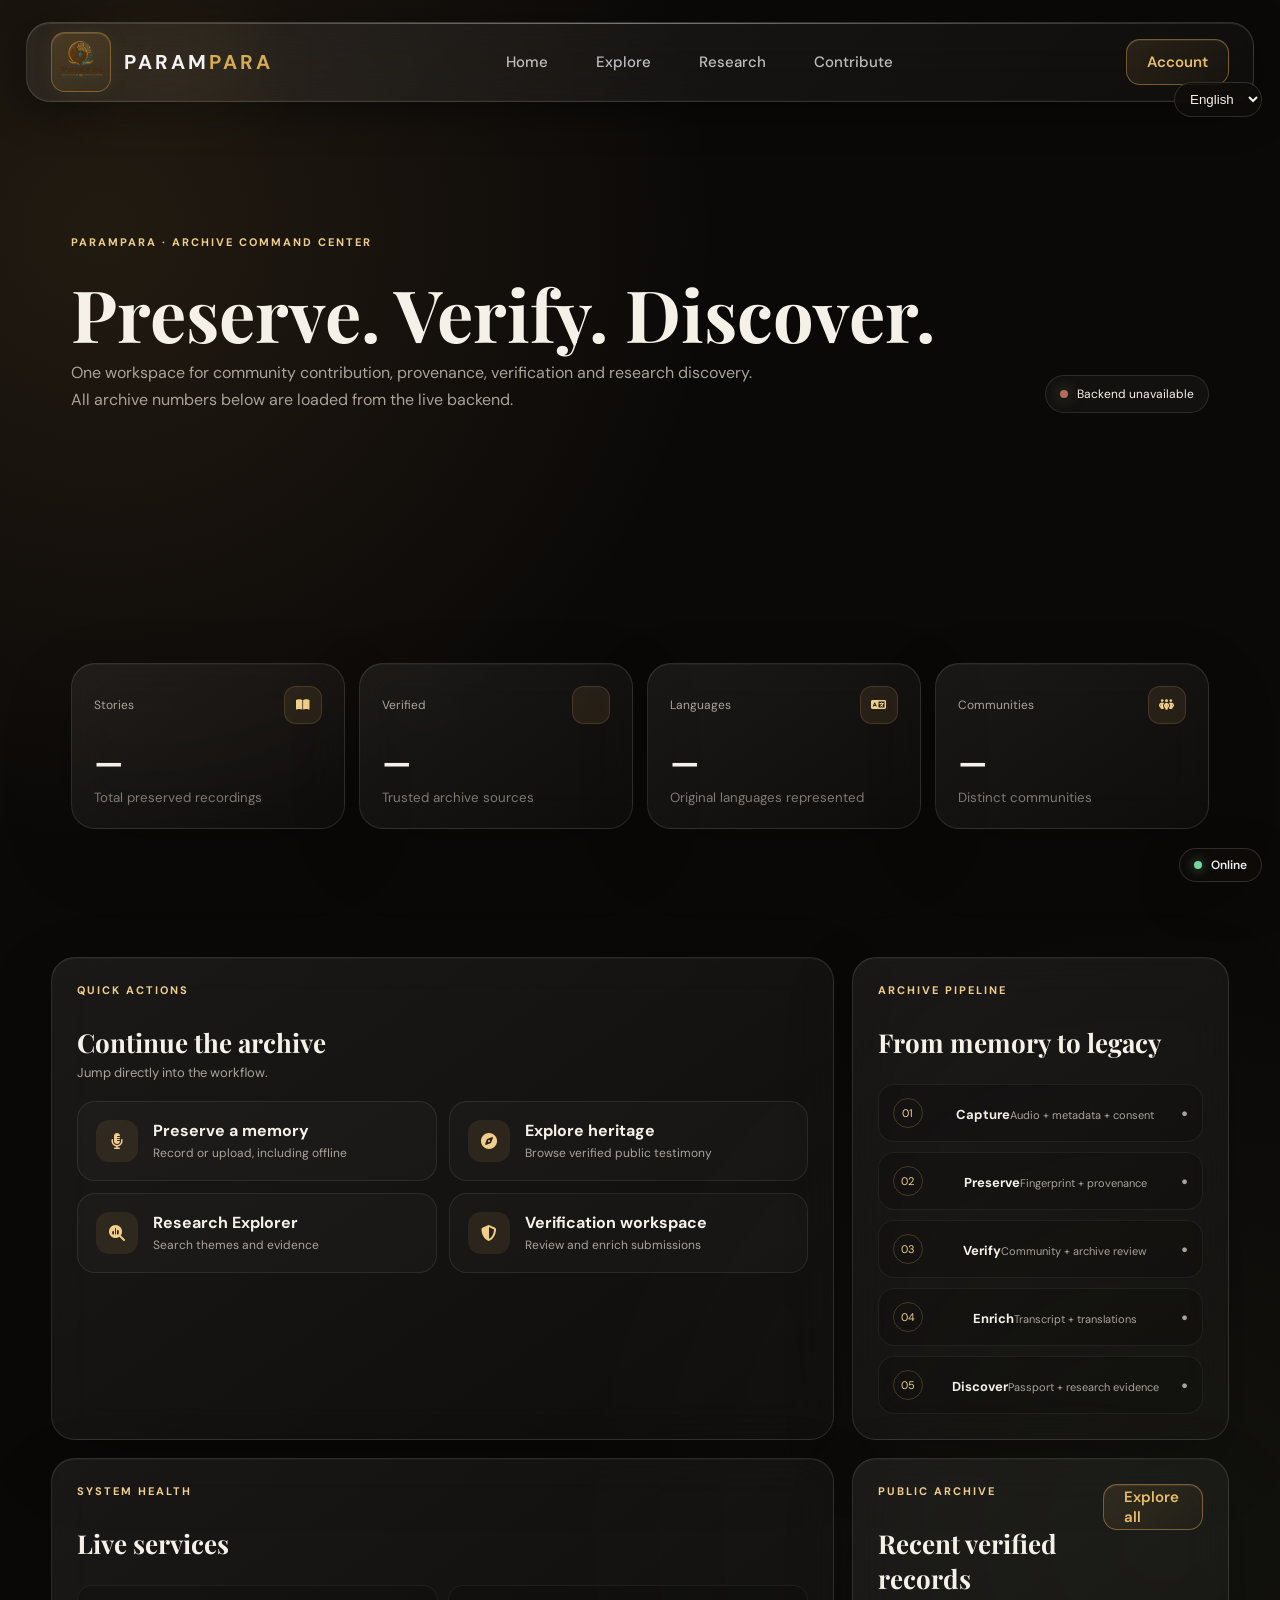
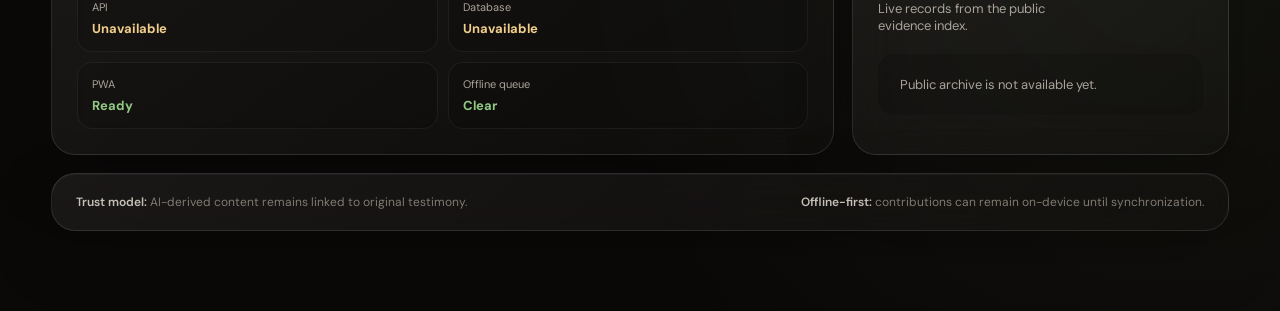
<file: dashboard.html>
<!DOCTYPE html>
<html lang="en">
<head>
<link rel="icon" type="image/png" href="assets/icon-192.png">
<meta charset="UTF-8">
<meta name="viewport" content="width=device-width, initial-scale=1.0">
<meta name="theme-color" content="#0b0908">
<title>PARAMPARA | Archive Dashboard</title>
<link rel="preconnect" href="https://fonts.googleapis.com">
<link rel="preconnect" href="https://fonts.gstatic.com" crossorigin>
<link href="https://fonts.googleapis.com/css2?family=DM+Sans:wght@400;500;600;700&family=Playfair+Display:wght@500;600;700&display=swap" rel="stylesheet">
<link rel="stylesheet" href="style_index.css">
<link rel="stylesheet" href="pwa.css">
<link rel="manifest" href="manifest.webmanifest">
<link rel="stylesheet" href="https://cdnjs.cloudflare.com/ajax/libs/font-awesome/6.5.2/css/all.min.css">
<style>
:root{--gold:#d8a85b;--gold2:#f1cf8b;--ink:#0b0908;--muted:#aaa39a;--glass:rgba(255,255,255,.045);--line:rgba(255,255,255,.11)}
body{min-height:100vh;background:radial-gradient(circle at 8% 12%,rgba(216,168,91,.11),transparent 30%),radial-gradient(circle at 92% 80%,rgba(105,130,94,.08),transparent 32%),#0b0908;color:#f5f1e8;font-family:'DM Sans',sans-serif}
.dashboard-shell{width:min(1240px,92%);margin:0 auto;padding:125px 0 80px}.dash-hero{display:flex;justify-content:space-between;gap:24px;align-items:flex-end;margin-bottom:30px}.eyebrow{font-size:11px;letter-spacing:.18em;color:var(--gold2);font-weight:700}.dash-hero h1{font-family:'Playfair Display',serif;font-size:clamp(40px,6vw,72px);line-height:1;margin:10px 0}.dash-hero p{max-width:700px;color:var(--muted);font-size:16px;line-height:1.7}.status-pill{display:inline-flex;align-items:center;gap:9px;padding:10px 14px;border:1px solid var(--line);border-radius:999px;background:rgba(255,255,255,.035);font-size:12px;white-space:nowrap}.dot{width:8px;height:8px;border-radius:50%;background:#77b36b;box-shadow:0 0 14px rgba(119,179,107,.55)}
.glass{border:1px solid var(--line);background:linear-gradient(145deg,rgba(255,255,255,.065),rgba(255,255,255,.018));backdrop-filter:blur(22px);-webkit-backdrop-filter:blur(22px);box-shadow:0 24px 70px rgba(0,0,0,.2),inset 0 1px rgba(255,255,255,.04);border-radius:24px}
.metric-grid{display:grid;grid-template-columns:repeat(4,1fr);gap:14px;margin-bottom:18px}.metric{padding:22px}.metric-top{display:flex;justify-content:space-between;align-items:center;color:var(--muted);font-size:12px}.metric-icon{width:38px;height:38px;border-radius:12px;display:grid;place-items:center;background:rgba(216,168,91,.1);color:var(--gold2);border:1px solid rgba(216,168,91,.18)}.metric strong{display:block;font-size:32px;margin-top:18px}.metric small{display:block;color:#807a72;margin-top:5px}
.grid{display:grid;grid-template-columns:1.35fr .65fr;gap:18px}.panel{padding:25px}.panel-head{display:flex;justify-content:space-between;gap:16px;align-items:flex-start;margin-bottom:20px}.panel-head h2{font-family:'Playfair Display',serif;font-size:26px;margin:4px 0}.panel-head p{color:var(--muted);font-size:13px}.action-grid{display:grid;grid-template-columns:repeat(2,1fr);gap:12px}.action{display:flex;align-items:center;gap:15px;padding:18px;text-decoration:none;color:inherit;border:1px solid rgba(255,255,255,.08);border-radius:18px;background:rgba(255,255,255,.025);transition:.2s}.action:hover{transform:translateY(-2px);border-color:rgba(216,168,91,.38);background:rgba(216,168,91,.06)}.action i{width:42px;height:42px;border-radius:13px;display:grid;place-items:center;background:rgba(216,168,91,.1);color:var(--gold2)}.action strong{display:block}.action span{font-size:12px;color:var(--muted)}
.workflow{display:grid;gap:10px}.step{display:grid;grid-template-columns:36px 1fr auto;align-items:center;gap:12px;padding:13px 14px;border-radius:16px;background:rgba(0,0,0,.16);border:1px solid rgba(255,255,255,.06)}.step-num{width:30px;height:30px;border-radius:50%;display:grid;place-items:center;color:var(--gold2);border:1px solid rgba(216,168,91,.25);font-size:11px}.step strong{font-size:13px}.step span{color:var(--muted);font-size:11px}.check{color:#88bd79}
.system{display:grid;grid-template-columns:repeat(2,1fr);gap:10px}.system-item{padding:14px;border-radius:15px;background:rgba(0,0,0,.14);border:1px solid rgba(255,255,255,.06)}.system-item span{display:block;color:var(--muted);font-size:11px}.system-item strong{display:block;margin-top:6px;font-size:13px}.system-ok{color:#91c982}.system-warn{color:var(--gold2)}
.recent{display:grid;gap:10px}.record{display:flex;justify-content:space-between;gap:15px;align-items:center;padding:15px;border-radius:16px;background:rgba(255,255,255,.025);border:1px solid rgba(255,255,255,.07)}.record h3{font-size:14px}.record p{color:var(--muted);font-size:11px;margin-top:4px}.record a{color:var(--gold2);text-decoration:none;font-size:12px}.empty{padding:22px;border-radius:16px;background:rgba(0,0,0,.15);color:var(--muted);font-size:13px}
.dash-footer{margin-top:18px;padding:20px 24px;display:flex;justify-content:space-between;gap:20px;color:#817a71;font-size:12px}.dash-footer b{color:#c7c0b6;font-weight:600}
@media(max-width:900px){.metric-grid{grid-template-columns:repeat(2,1fr)}.grid{grid-template-columns:1fr}.dash-hero{align-items:flex-start;flex-direction:column}.dash-footer{flex-direction:column}}
@media(max-width:560px){.metric-grid,.action-grid,.system{grid-template-columns:1fr}.dashboard-shell{padding-top:105px}.dash-hero h1{font-size:46px}.panel{padding:19px}}
</style>
</head>
<body>
<div class="navbar-wrapper"><nav class="glass-navbar"><a href="index.html" class="brand"><div class="brand-icon"><img src="assets/logo.png" alt="PARAMPARA"></div><span class="brand-name">PARAM<span class="gold-text">PARA</span></span></a><div class="nav-links"><a href="index.html" class="nav-link">Home</a><a href="explore.html" class="nav-link">Explore</a><a href="research.html" class="nav-link">Research</a><a href="preserve.html" class="nav-link">Contribute</a></div><a href="login.html" class="login-btn" id="accountBtn">Account</a></nav></div>
<main class="dashboard-shell">
<section class="dash-hero"><div><div class="eyebrow">PARAMPARA · ARCHIVE COMMAND CENTER</div><h1>Preserve. Verify. Discover.</h1><p>One workspace for community contribution, provenance, verification and research discovery. All archive numbers below are loaded from the live backend.</p></div><div class="status-pill"><span class="dot" id="apiDot"></span><span id="apiStatus">Checking archive services…</span></div></section>
<section class="metric-grid">
<div class="metric glass"><div class="metric-top"><span>Stories</span><div class="metric-icon"><i class="fa-solid fa-book-open"></i></div></div><strong id="stories">—</strong><small>Total preserved recordings</small></div>
<div class="metric glass"><div class="metric-top"><span>Verified</span><div class="metric-icon"><i class="fa-solid fa-shield-check"></i></div></div><strong id="verified">—</strong><small>Trusted archive sources</small></div>
<div class="metric glass"><div class="metric-top"><span>Languages</span><div class="metric-icon"><i class="fa-solid fa-language"></i></div></div><strong id="languages">—</strong><small>Original languages represented</small></div>
<div class="metric glass"><div class="metric-top"><span>Communities</span><div class="metric-icon"><i class="fa-solid fa-people-group"></i></div></div><strong id="communities">—</strong><small>Distinct communities</small></div>
</section>
<div class="grid">
<section class="panel glass"><div class="panel-head"><div><div class="eyebrow">QUICK ACTIONS</div><h2>Continue the archive</h2><p>Jump directly into the workflow.</p></div></div><div class="action-grid"><a class="action" href="preserve.html"><i class="fa-solid fa-microphone-lines"></i><div><strong>Preserve a memory</strong><span>Record or upload, including offline</span></div></a><a class="action" href="explore.html"><i class="fa-solid fa-compass"></i><div><strong>Explore heritage</strong><span>Browse verified public testimony</span></div></a><a class="action" href="research.html"><i class="fa-solid fa-magnifying-glass-chart"></i><div><strong>Research Explorer</strong><span>Search themes and evidence</span></div></a><a class="action" href="reviewer.html"><i class="fa-solid fa-shield-halved"></i><div><strong>Verification workspace</strong><span>Review and enrich submissions</span></div></a></div></section>
<section class="panel glass"><div class="panel-head"><div><div class="eyebrow">ARCHIVE PIPELINE</div><h2>From memory to legacy</h2></div></div><div class="workflow"><div class="step"><div class="step-num">01</div><div><strong>Capture</strong><span>Audio + metadata + consent</span></div><span class="check">●</span></div><div class="step"><div class="step-num">02</div><div><strong>Preserve</strong><span>Fingerprint + provenance</span></div><span class="check">●</span></div><div class="step"><div class="step-num">03</div><div><strong>Verify</strong><span>Community + archive review</span></div><span class="check">●</span></div><div class="step"><div class="step-num">04</div><div><strong>Enrich</strong><span>Transcript + translations</span></div><span class="check">●</span></div><div class="step"><div class="step-num">05</div><div><strong>Discover</strong><span>Passport + research evidence</span></div><span class="check">●</span></div></div></section>
<section class="panel glass"><div class="panel-head"><div><div class="eyebrow">SYSTEM HEALTH</div><h2>Live services</h2></div></div><div class="system"><div class="system-item"><span>API</span><strong id="apiHealth" class="system-warn">Checking…</strong></div><div class="system-item"><span>Database</span><strong id="dbHealth" class="system-warn">Checking…</strong></div><div class="system-item"><span>PWA</span><strong id="pwaHealth" class="system-ok">Checking…</strong></div><div class="system-item"><span>Offline queue</span><strong id="queueHealth" class="system-ok">Checking…</strong></div></div></section>
<section class="panel glass"><div class="panel-head"><div><div class="eyebrow">PUBLIC ARCHIVE</div><h2>Recent verified records</h2><p>Live records from the public evidence index.</p></div><a class="login-btn" href="explore.html">Explore all</a></div><div id="recentRecords" class="recent"><div class="empty">Loading recent records…</div></div></section>
</div>
<div class="dash-footer glass"><span><b>Trust model:</b> AI-derived content remains linked to original testimony.</span><span><b>Offline-first:</b> contributions can remain on-device until synchronization.</span></div>
</main>
<script src="scripts/config.js"></script><script src="offline-db.js"></script><script src="pwa.js"></script><script src="i18n.js"></script>
<script>
const API=window.PARAMPARA_API_BASE||''; const esc=v=>String(v??'').replace(/[&<>"']/g,c=>({'&':'&amp;','<':'&lt;','>':'&gt;','"':'&quot;',"'":'&#39;'}[c]));
async function loadDashboard(){
  const apiHealth=document.getElementById('apiHealth'),dbHealth=document.getElementById('dbHealth'),apiStatus=document.getElementById('apiStatus'),apiDot=document.getElementById('apiDot');
  try{const h=await fetch(`${API}/api/health`);const d=await h.json();if(!h.ok)throw new Error(d.detail||'API unavailable');apiHealth.textContent='Online';apiHealth.className='system-ok';dbHealth.textContent=d.database==='connected'?'Connected':'Unavailable';dbHealth.className=d.database==='connected'?'system-ok':'system-warn';apiStatus.textContent=d.database==='connected'?'Archive services online':'API online · database needs attention';apiDot.style.background=d.database==='connected'?'#77b36b':'#d8a85b';
  }catch(e){apiHealth.textContent='Unavailable';apiHealth.className='system-warn';dbHealth.textContent='Unavailable';dbHealth.className='system-warn';apiStatus.textContent='Backend unavailable';apiDot.style.background='#b56b5b';}
  try{const r=await fetch(`${API}/api/recordings/stats`);const s=await r.json();if(!r.ok)throw new Error('stats');['stories','verified','languages','communities'].forEach(k=>document.getElementById(k).textContent=Number(s[k]||0).toLocaleString());}catch(e){['stories','verified','languages','communities'].forEach(k=>document.getElementById(k).textContent='—');}
  try{const r=await fetch(`${API}/api/recordings/public`);const d=await r.json();const rows=(d.recordings||[]).slice(0,5);const box=document.getElementById('recentRecords');box.innerHTML=rows.length?rows.map(x=>`<div class="record"><div><h3>${esc(x.title)}</h3><p>${esc([x.language,x.state,x.category].filter(Boolean).join(' · ')||'Verified testimony')}</p></div>${x.passport?.public_slug?`<a href="passport.html?passport=${encodeURIComponent(x.passport.public_slug)}">Passport →</a>`:'<span>Verified</span>'}</div>`).join(''):'<div class="empty">No public verified records yet. Preserve the first memory.</div>';}catch(e){document.getElementById('recentRecords').innerHTML='<div class="empty">Public archive is not available yet.</div>';}
  try{const items=await window.ParamparaOffline?.all?.()||[];const pending=items.filter(x=>x.status!=='SYNCED').length;document.getElementById('queueHealth').textContent=pending?`${pending} pending`:'Clear';}catch(e){document.getElementById('queueHealth').textContent='Ready';}
  document.getElementById('pwaHealth').textContent='Ready';
}
loadDashboard(); window.addEventListener('online',loadDashboard);
</script>
</body></html>
</file>
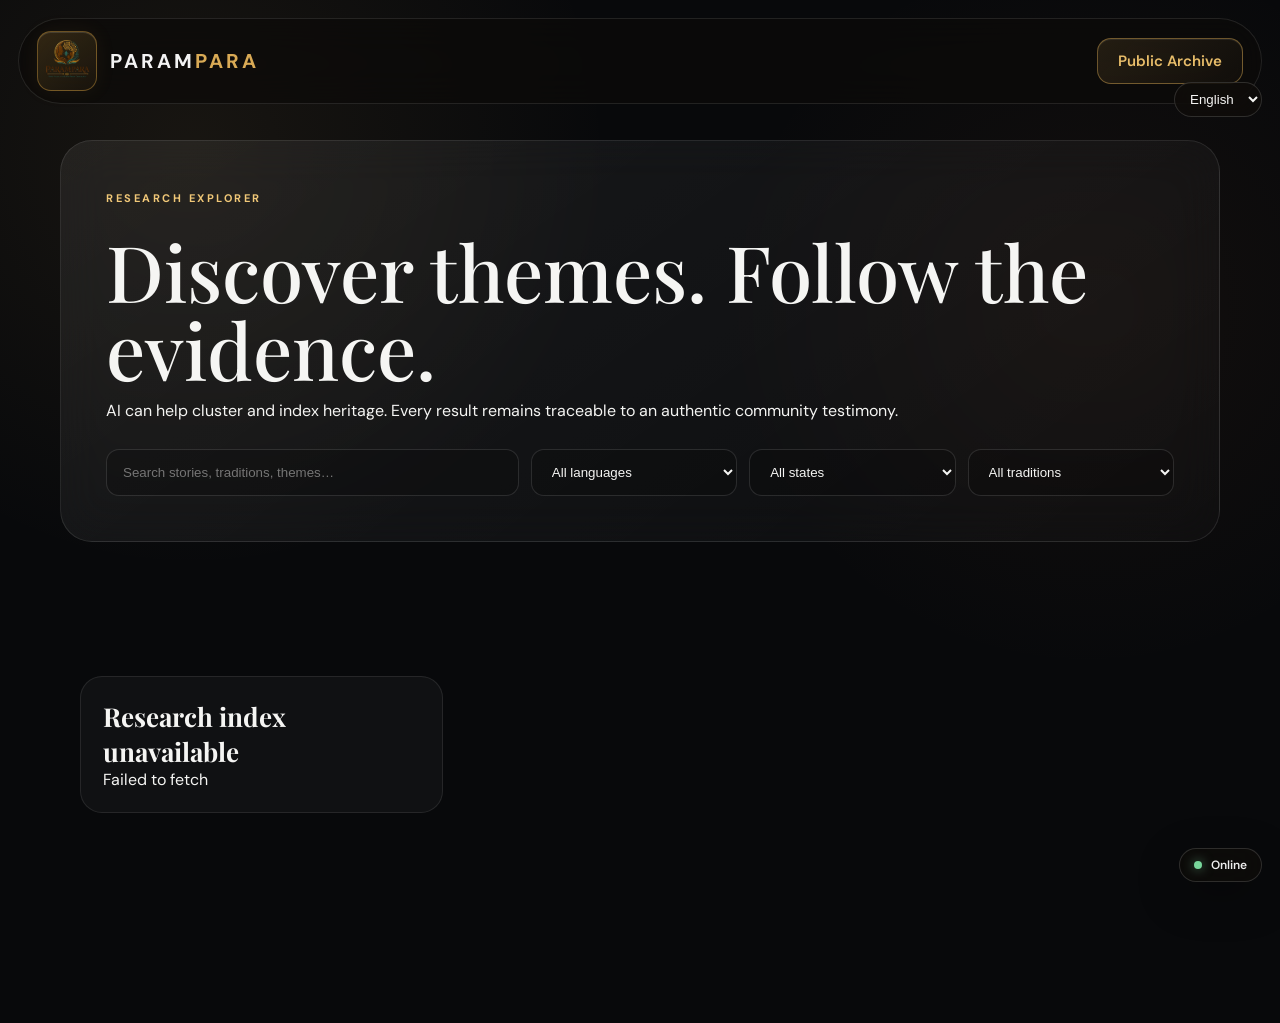
<file: research.html>
<!DOCTYPE html><html lang="en"><head><meta charset="UTF-8"><meta name="viewport" content="width=device-width,initial-scale=1.0"><title>Research Explorer | PARAMPARA</title><link rel="manifest" href="manifest.webmanifest"><link rel="stylesheet" href="style_index.css"><link rel="stylesheet" href="pwa.css"><link rel="stylesheet" href="https://cdnjs.cloudflare.com/ajax/libs/font-awesome/6.5.2/css/all.min.css"><link href="https://fonts.googleapis.com/css2?family=DM+Sans:wght@400;500;600;700&family=Playfair+Display:wght@400;500;600&display=swap" rel="stylesheet"><style>
.research-main{max-width:1200px;margin:120px auto 80px;padding:20px}.research-hero{padding:45px;border-radius:32px;border:1px solid rgba(255,255,255,.1);background:linear-gradient(145deg,rgba(255,255,255,.07),rgba(255,255,255,.02));backdrop-filter:blur(22px)}.research-hero h1{font:500 clamp(42px,7vw,78px)/1 'Playfair Display',serif;margin:12px 0}.research-toolbar{display:grid;grid-template-columns:2fr 1fr 1fr 1fr;gap:12px;margin-top:28px}.research-toolbar input,.research-toolbar select{width:100%;padding:14px 16px;border-radius:13px;border:1px solid rgba(255,255,255,.12);background:rgba(0,0,0,.18);color:inherit}.research-grid{display:grid;grid-template-columns:repeat(3,1fr);gap:16px;margin-top:24px}.research-card{padding:22px;border-radius:22px;border:1px solid rgba(255,255,255,.09);background:rgba(255,255,255,.035)}.research-card h3{font-family:'Playfair Display',serif;font-size:26px}.evidence{display:inline-flex;margin-top:14px;padding:9px 12px;border-radius:999px;border:1px solid rgba(217,173,106,.25);color:#d9ad6a}.theme-cloud{display:flex;flex-wrap:wrap;gap:8px;margin-top:18px}.theme-cloud span{padding:8px 11px;border-radius:999px;background:rgba(255,255,255,.05);border:1px solid rgba(255,255,255,.08)}@media(max-width:900px){.research-toolbar,.research-grid{grid-template-columns:1fr}.research-hero{padding:26px}}
</style></head><body><div class="public-nav" style="position:fixed;top:18px;left:18px;right:18px;z-index:5;display:flex;justify-content:space-between;align-items:center;padding:12px 18px;border:1px solid rgba(255,255,255,.1);border-radius:999px;background:rgba(12,10,9,.7);backdrop-filter:blur(18px)"><a class="brand" href="index.html"><div class="brand-icon"><img src="assets/logo.png" alt="PARAMPARA"></div><span class="brand-name">PARAM<span class="gold-text">PARA</span></span></a><a href="explore.html" class="login-btn">Public Archive</a></div><main class="research-main"><section class="research-hero"><span class="section-label">RESEARCH EXPLORER</span><h1>Discover themes. Follow the evidence.</h1><p>AI can help cluster and index heritage. Every result remains traceable to an authentic community testimony.</p><div class="research-toolbar"><input id="q" placeholder="Search stories, traditions, themes…"><select id="language"><option value="">All languages</option></select><select id="state"><option value="">All states</option></select><select id="category"><option value="">All traditions</option></select></div></section><section><div id="results" class="research-grid"></div></section></main><script src="offline-db.js"></script><script src="pwa.js"></script>
        <script src="i18n.js"></script>
        <script src="scripts/live-stats.js"></script><script src="scripts/config.js"></script><script>
const API=window.PARAMPARA_API_BASE||"https://parampara-backend-8yt9.onrender.com";let all=[];const esc=v=>String(v??'').replace(/[&<>]/g,c=>({'&':'&amp;','<':'&lt;','>':'&gt;'}[c]));async function load(){const r=await fetch(`${API}/api/recordings/public`);const d=await r.json();all=d.recordings||[];const fill=(id,key)=>{const el=document.getElementById(id);const vals=[...new Set(all.map(x=>x[key]).filter(Boolean))].sort();el.innerHTML='<option value="">All</option>'+vals.map(v=>`<option value="${esc(v)}">${esc(v)}</option>`).join('')};fill('language','language');fill('state','state');fill('category','category');render();}function render(){const q=document.getElementById('q').value.toLowerCase();const filters={language:document.getElementById('language').value,state:document.getElementById('state').value,category:document.getElementById('category').value};const rows=all.filter(x=>(!q||[x.title,x.description,x.language,x.community,x.category,x.state,x.district].join(' ').toLowerCase().includes(q))&&Object.entries(filters).every(([k,v])=>!v||x[k]===v));document.getElementById('results').innerHTML=rows.map(x=>`<article class="research-card"><span class="section-label">VERIFIED TESTIMONY</span><h3>${esc(x.title)}</h3><p>${esc(x.description||'Community-contributed oral history.')}</p><small>${esc(x.language||'—')} · ${esc(x.state||'—')} · ${esc(x.category||'—')}</small><br><a class="evidence" href="passport.html?passport=${encodeURIComponent(x.passport?.public_slug||'')}">View evidence →</a></article>`).join('')||'<div class="research-card"><h3>No matching evidence</h3><p>Try a broader search.</p></div>';}['q','language','state','category'].forEach(id=>document.getElementById(id).addEventListener(id==='q'?'input':'change',render));load().catch(e=>document.getElementById('results').innerHTML=`<div class="research-card"><h3>Research index unavailable</h3><p>${esc(e.message)}</p></div>`);
</script></body></html>
</file>
<file: style_index.css>
/* =========================================================
   ROOT
========================================================= */

:root {
    --bg: #08090b;
    --bg-soft: #0d0f12;
    --card: rgba(255, 255, 255, 0.055);
    --card-hover: rgba(255, 255, 255, 0.09);

    --border: rgba(255, 255, 255, 0.12);

    --gold: #d7a85b;
    --gold-light: #f1c878;
    --orange: #c8753d;

    --cream: #f5eee2;
    --text: #f5f5f3;
    --muted: #a7a7a4;

    --green: #68b891;

    --radius: 22px;

    --font-main: "DM Sans", sans-serif;
    --font-display: "Playfair Display", serif;
}


/* =========================================================
   RESET
========================================================= */

* {
    margin: 0;
    padding: 0;
    box-sizing: border-box;
}

html {
    scroll-behavior: smooth;
}

body {
    font-family: var(--font-main);
    background:
        radial-gradient(
            circle at 15% 15%,
            rgba(215, 168, 91, 0.08),
            transparent 30%
        ),
        radial-gradient(
            circle at 85% 30%,
            rgba(200, 117, 61, 0.06),
            transparent 28%
        ),
        var(--bg);

    color: var(--text);
    overflow-x: hidden;
}

a {
    text-decoration: none;
    color: inherit;
}

button {
    font-family: inherit;
}


/* =========================================================
   CUSTOM SCROLLBAR
========================================================= */

::-webkit-scrollbar {
    width: 8px;
}

::-webkit-scrollbar-track {
    background: #08090b;
}

::-webkit-scrollbar-thumb {
    background: #3a342b;
    border-radius: 20px;
}

::-webkit-scrollbar-thumb:hover {
    background: var(--gold);
}


/* =========================================================
   HERO ORNAMENT
========================================================= */

.hero-ornament {
    position: absolute;

    width: 420px;
    height: 420px;

    border: 1px solid rgba(215, 168, 91, 0.08);

    border-radius: 50%;

    z-index: -1;
}

.hero-ornament::before {
    content: "";

    position: absolute;

    inset: 45px;

    border: 1px solid rgba(215, 168, 91, 0.06);

    border-radius: 50%;
}


/* =========================================================
   SCROLL INDICATOR
========================================================= */
/* =========================================================
   SCROLL TO DISCOVER
========================================================= */

.scroll-indicator {
    position: absolute;

    bottom: 28px;
    left: 50%;

    transform: translateX(-50%);

    display: flex;
    flex-direction: column;
    align-items: center;

    gap: 10px;

    color: #777772;

    font-size: 10px;

    letter-spacing: 2.5px;

    text-transform: uppercase;

    z-index: 5;
}

.scroll-arrow {
    width: 22px;
    height: 28px;

    position: relative;

    display: flex;
    justify-content: center;

    animation: scrollFloat 1.8s ease-in-out infinite;
}

.scroll-arrow span {
    position: absolute;

    width: 9px;
    height: 1px;

    top: 7px;

    background: var(--gold);

    opacity: 0.8;
}

.scroll-arrow span:first-child {
    right: 50%;

    transform: rotate(45deg);
}

.scroll-arrow span:last-child {
    left: 50%;

    transform: rotate(-45deg);
}

.scroll-arrow::after {
    content: "";

    position: absolute;

    top: 0;

    width: 1px;
    height: 25px;

    background:
        linear-gradient(
            to bottom,
            var(--gold),
            rgba(215,168,91,0.15),
            transparent
        );
}

@keyframes scrollFloat {

    0%,
    100% {
        transform: translateY(0);
    }

    50% {
        transform: translateY(6px);
    }
}
/* =========================================================
   SECTION COMMON
========================================================= */

section {
    padding: 110px 20px;
}

.container {
    width: min(1120px, 100%);
    margin: auto;
}

.section-label {
    display: inline-block;

    color: var(--gold-light);

    font-size: 11px;

    font-weight: 700;

    letter-spacing: 2.5px;

    text-transform: uppercase;

    margin-bottom: 15px;
}

.section-title {
    font-family: var(--font-display);

    font-size: clamp(36px, 5vw, 58px);

    line-height: 1.1;

    letter-spacing: -1.5px;

    margin-bottom: 18px;
}

.section-description {
    color: var(--muted);

    line-height: 1.8;

    max-width: 650px;

    font-size: 15px;
}


/* =========================================================
   WHY PARAMPARA
========================================================= */

.why-section {
    border-top: 1px solid rgba(255, 255, 255, 0.04);
}

.why-header {
    display: flex;
    justify-content: space-between;
    align-items: end;

    gap: 40px;

    margin-bottom: 55px;
}

.why-header .section-description {
    max-width: 400px;
}

.why-grid {
    display: grid;

    grid-template-columns:
        repeat(3, 1fr);

    gap: 16px;
}

.glass-card {
    background:
        linear-gradient(
            145deg,
            rgba(255, 255, 255, 0.075),
            rgba(255, 255, 255, 0.025)
        );

    border: 1px solid var(--border);

    border-radius: var(--radius);

    backdrop-filter: blur(20px);
    -webkit-backdrop-filter: blur(20px);

    box-shadow:
        inset 0 1px rgba(255, 255, 255, 0.04);

    transition: 0.35s ease;
}

.glass-card:hover {
    transform: translateY(-7px);

    border-color:
        rgba(215, 168, 91, 0.25);

    background:
        linear-gradient(
            145deg,
            rgba(255, 255, 255, 0.10),
            rgba(255, 255, 255, 0.035)
        );
}

.problem-card {
    padding: 30px;
    min-height: 260px;

    position: relative;

    overflow: hidden;
}

.problem-number {
    font-size: 12px;

    color: var(--gold);

    font-weight: 700;

    letter-spacing: 1px;
}

.problem-icon {
    width: 52px;
    height: 52px;

    display: flex;
    align-items: center;
    justify-content: center;

    margin: 45px 0 22px;

    border-radius: 15px;

    background: rgba(215, 168, 91, 0.09);

    color: var(--gold-light);

    font-size: 19px;

    border: 1px solid rgba(215, 168, 91, 0.15);
}

.problem-card h3 {
    font-family: var(--font-display);

    font-size: 22px;

    margin-bottom: 10px;
}

.problem-card p {
    color: var(--muted);

    line-height: 1.65;

    font-size: 14px;
}


/* =========================================================
   HOW IT WORKS
========================================================= */

.how-section {
    position: relative;
}

.how-header {
    text-align: center;
    margin-bottom: 65px;
}

.how-header .section-description {
    margin: auto;
}

.steps {
    display: grid;

    grid-template-columns:
        repeat(4, 1fr);

    position: relative;
}

.steps::before {
    content: "";

    position: absolute;

    top: 38px;

    left: 12%;
    right: 12%;

    height: 1px;

    background:
        linear-gradient(
            90deg,
            transparent,
            rgba(215, 168, 91, 0.4),
            transparent
        );
}

.step {
    text-align: center;

    position: relative;

    z-index: 1;

    padding: 0 15px;
}

.step-circle {
    width: 76px;
    height: 76px;

    margin: auto;

    display: flex;
    align-items: center;
    justify-content: center;

    border-radius: 50%;

    background: #111315;

    border: 1px solid rgba(215, 168, 91, 0.25);

    color: var(--gold-light);

    font-size: 21px;

    box-shadow:
        0 0 0 8px rgba(8, 9, 11, 1);

    transition: 0.3s ease;
}

.step:hover .step-circle {
    transform: scale(1.1);

    background:
        rgba(215, 168, 91, 0.12);

    border-color: var(--gold);
}

.step h3 {
    font-family: var(--font-display);

    margin-top: 24px;

    font-size: 21px;
}

.step p {
    color: var(--muted);

    font-size: 13px;

    line-height: 1.6;

    margin-top: 8px;
}


/* =========================================================
   FEATURED STORIES
========================================================= */

.stories-section {
    border-top: 1px solid rgba(255, 255, 255, 0.04);
}

.stories-header {
    display: flex;
    justify-content: space-between;
    align-items: end;

    margin-bottom: 45px;
}

.view-all {
    color: var(--gold-light);

    font-size: 13px;
    font-weight: 600;

    display: flex;
    align-items: center;
    gap: 7px;

    transition: 0.25s ease;
}

.view-all:hover {
    gap: 11px;
}

.stories-grid {
    display: grid;

    grid-template-columns:
        repeat(3, 1fr);

    gap: 17px;
}


/* =========================================================
   STORY CARD
========================================================= */

.story-card {
    overflow: hidden;

    cursor: pointer;
}

.story-image {
    height: 220px;

    position: relative;

    overflow: hidden;

    background:
        linear-gradient(
            135deg,
            #49372a,
            #171513
        );
}

.story-image::after {
    content: "";

    position: absolute;

    inset: 0;

    background:
        linear-gradient(
            to top,
            rgba(0, 0, 0, 0.7),
            transparent 60%
        );
}

.story-image i {
    position: absolute;

    inset: 0;

    display: flex;
    align-items: center;
    justify-content: center;

    font-size: 42px;

    color: rgba(255, 255, 255, 0.55);

    transition: 0.4s ease;
}

.story-card:hover .story-image i {
    transform: scale(1.15);
    color: var(--gold-light);
}

.story-tag {
    position: absolute;

    top: 14px;
    left: 14px;

    z-index: 2;

    padding: 6px 10px;

    border-radius: 30px;

    background: rgba(0, 0, 0, 0.45);

    backdrop-filter: blur(10px);

    border: 1px solid rgba(255, 255, 255, 0.15);

    font-size: 10px;

    color: #eee;
}

.verified {
    position: absolute;

    right: 14px;
    top: 14px;

    z-index: 3;

    display: inline-flex;
    align-items: center;
    gap: 6px;

    padding: 6px 10px;

    border-radius: 20px;

    background: rgba(50, 125, 88, 0.16);

    border: 1px solid rgba(104, 184, 145, 0.28);

    color: #9ed6b5;

    font-size: 10px;
    letter-spacing: 0.3px;

    backdrop-filter: blur(12px);
    -webkit-backdrop-filter: blur(12px);

    box-shadow:
        inset 0 1px 0 rgba(255,255,255,0.06);

    white-space: nowrap;

}
.verified i {
    width: 14px;
    height: 14px;

    display: inline-flex;
    align-items: center;
    justify-content: center;

    border-radius: 50%;

    background: rgba(104, 184, 145, 0.22);

    color: #a9dfbe;

    font-size: 8px;
}


/* Hover */

.story-card:hover .verified {
    border-color: rgba(104, 184, 145, 0.42);

    background: rgba(55, 125, 88, 0.22);
}

.story-content {
    padding: 22px;
}

.story-content h3 {
    font-family: var(--font-display);

    font-size: 21px;

    line-height: 1.25;

    margin-bottom: 10px;
}

.story-content p {
    color: var(--muted);

    font-size: 13px;

    line-height: 1.6;

    margin-bottom: 17px;
}

.story-meta {
    display: flex;

    flex-wrap: wrap;

    gap: 8px;
}

.meta {
    display: inline-flex;
    align-items: center;
    gap: 5px;

    color: #8e8e8a;

    font-size: 11px;
}

.meta i {
    color: var(--gold);
}


/* =========================================================
   IMPACT
========================================================= */

.impact-section {
    padding-top: 90px;
    padding-bottom: 90px;
}

.impact-box {
    padding: 60px 45px;

    border-radius: 28px;

    position: relative;

    overflow: hidden;

    background:
        radial-gradient(
            circle at 50% 0%,
            rgba(215, 168, 91, 0.12),
            transparent 50%
        ),

        linear-gradient(
            145deg,
            rgba(255, 255, 255, 0.07),
            rgba(255, 255, 255, 0.025)
        );

    border: 1px solid rgba(215, 168, 91, 0.15);

    backdrop-filter: blur(25px);
}

.impact-header {
    text-align: center;

    margin-bottom: 50px;
}

.impact-header .section-description {
    margin: auto;
}

.impact-grid {
    display: grid;

    grid-template-columns:
        repeat(4, 1fr);

    gap: 20px;
}

.impact-item {
    text-align: center;

    padding: 20px;

    border-right: 1px solid rgba(255, 255, 255, 0.08);
}

.impact-item:last-child {
    border-right: none;
}

.impact-number {
    font-family: var(--font-display);

    font-size: 42px;

    color: var(--cream);

    margin-bottom: 7px;
}

.impact-number span {
    color: var(--gold-light);
}

.impact-label {
    color: #92928f;

    font-size: 12px;

    text-transform: uppercase;

    letter-spacing: 1.2px;
}


/* =========================================================
   CTA
========================================================= */

.cta-section {
    text-align: center;

    padding-top: 100px;
    padding-bottom: 120px;
}

.cta-section h2 {
    font-family: var(--font-display);

    font-size: clamp(40px, 6vw, 70px);

    line-height: 1.1;

    max-width: 850px;

    margin: auto;
}

.cta-section h2 span {
    color: var(--gold-light);
}

.cta-section p {
    color: var(--muted);

    max-width: 550px;

    margin: 20px auto 30px;

    line-height: 1.8;

    font-size: 15px;
}


/* =========================================================
   FOOTER
========================================================= */

footer {
    border-top: 1px solid rgba(255, 255, 255, 0.07);

    padding: 55px 20px 25px;

    background: rgba(0, 0, 0, 0.15);
}

.footer-grid {
    width: min(1120px, 100%);

    margin: auto;

    display: grid;

    grid-template-columns: 2fr 1fr 1fr 1fr;

    gap: 50px;

    padding-bottom: 45px;
}

.footer-brand p {
    color: #858581;

    max-width: 330px;

    font-size: 13px;

    line-height: 1.8;

    margin-top: 18px;
}

.footer-column h4 {
    font-size: 12px;

    text-transform: uppercase;

    letter-spacing: 1.5px;

    color: #ddd;

    margin-bottom: 18px;
}

.footer-column a {
    display: block;

    color: #858581;

    font-size: 13px;

    margin-bottom: 12px;

    transition: 0.2s ease;
}

.footer-column a:hover {
    color: var(--gold-light);

    transform: translateX(3px);
}

.socials {
    display: flex;

    gap: 8px;

    margin-top: 20px;
}

.social {
    width: 36px;
    height: 36px;

    display: flex;
    align-items: center;
    justify-content: center;

    border-radius: 10px;

    border: 1px solid var(--border);

    color: #999;

    background: rgba(255, 255, 255, 0.03);

    transition: 0.25s ease;
}

.social:hover {
    color: var(--gold-light);

    border-color: rgba(215, 168, 91, 0.35);

    transform: translateY(-3px);
}

.footer-bottom {
    width: min(1120px, 100%);

    margin: auto;

    padding-top: 20px;

    border-top: 1px solid rgba(255, 255, 255, 0.06);

    display: flex;

    justify-content: space-between;

    color: #62625f;

    font-size: 11px;
}


/* =========================================================
   REVEAL ANIMATION
========================================================= */

.reveal {
    opacity: 0;

    transform: translateY(30px);

    transition:
        opacity 0.8s ease,
        transform 0.8s ease;
}

.reveal.visible {
    opacity: 1;

    transform: translateY(0);
}


/* =========================================================
   ANIMATIONS
========================================================= */

@keyframes fadeUp {

    from {
        opacity: 0;
        transform: translateY(25px);
    }

    to {
        opacity: 1;
        transform: translateY(0);
    }

}


/* =========================================================
   RESPONSIVE
========================================================= */

@media(max-width: 900px) {

    .why-grid,
    .stories-grid {
        grid-template-columns: 1fr 1fr;
    }

    .steps {
        grid-template-columns: 1fr 1fr;

        gap: 45px;
    }

    .steps::before {
        display: none;
    }

    .impact-grid {
        grid-template-columns: 1fr 1fr;
    }

    .impact-item:nth-child(2) {
        border-right: none;
    }

    .impact-item:nth-child(1),
    .impact-item:nth-child(2) {
        border-bottom: 1px solid rgba(255, 255, 255, 0.08);

        padding-bottom: 30px;
    }

    .footer-grid {
        grid-template-columns: 1fr 1fr;
    }
}


@media(max-width: 600px) {

    .hero {
        padding-top: 140px;
    }

    .hero h1 {
        font-size: 46px;

        letter-spacing: -2px;
    }

    .hero-description {
        font-size: 15px;
    }

    .hero-actions {
        flex-direction: column;

        width: 100%;
    }

    .btn {
        width: 100%;
    }

    section {
        padding: 80px 18px;
    }

    .why-header,
    .stories-header {
        flex-direction: column;

        align-items: flex-start;
    }

    .why-grid,
    .stories-grid {
        grid-template-columns: 1fr;
    }

    .steps {
        grid-template-columns: 1fr;
    }

    .impact-box {
        padding: 40px 20px;
    }

    .impact-grid {
        grid-template-columns: 1fr 1fr;
    }

    .impact-number {
        font-size: 32px;
    }

    .footer-grid {
        grid-template-columns: 1fr;
        gap: 30px;
    }

    .footer-bottom {
        flex-direction: column;
        gap: 10px;
    }
}


/* =========================================================
   BUTTONS
========================================================= */

.btn {
    display: inline-flex;

    align-items: center;
    justify-content: center;

    gap: 9px;

    padding: 14px 22px;

    border-radius: 13px;

    font-size: 14px;
    font-weight: 600;

    cursor: pointer;

    transition: 0.3s ease;
}

.btn-primary {
    background:
        linear-gradient(
            135deg,
            var(--gold-light),
            var(--gold)
        );

    color: #16110a;

    box-shadow:
        0 10px 30px rgba(215, 168, 91, 0.15);
}

.btn-primary:hover {
    transform: translateY(-3px);

    box-shadow:
        0 15px 40px rgba(215, 168, 91, 0.25);
}

.btn-secondary {
    background: rgba(255, 255, 255, 0.045);

    border: 1px solid var(--border);

    color: #e5e5e2;

    backdrop-filter: blur(15px);
}

.btn-secondary:hover {
    background: rgba(255, 255, 255, 0.09);

    transform: translateY(-3px);
}


/* =========================================================
   NAVBAR WRAPPER
========================================================= */

.navbar-wrapper {
    position: fixed;

    top: 22px;
    left: 0;
    right: 0;

    width: 100%;

    padding: 0 2%;

    z-index: 1000;
}


/* =========================================================
   GLASS NAVBAR
========================================================= */

.glass-navbar {
    position: relative;

    width: 100%;
    height: 80px;

    display: flex;
    align-items: center;
    justify-content: space-between;

    padding: 0 24px;

    border-radius: 24px;

    background:
        linear-gradient(
            135deg,
            rgba(255, 255, 255, 0.075),
            rgba(255, 255, 255, 0.025)
        );

    backdrop-filter: blur(22px);
    -webkit-backdrop-filter: blur(22px);

    border: 1px solid rgba(255, 255, 255, 0.13);

    box-shadow:
        0 10px 40px rgba(0, 0, 0, 0.45),
        inset 0 1px 0 rgba(255, 255, 255, 0.10),
        inset 0 -1px 0 rgba(255, 255, 255, 0.03);

    transition:
        background 0.3s ease,
        border-color 0.3s ease,
        box-shadow 0.3s ease;
}

.glass-navbar::before {
    content: "";

    position: absolute;

    top: 0;
    left: 5%;
    right: 5%;

    height: 1px;

    background:
        linear-gradient(
            90deg,
            transparent,
            rgba(255, 255, 255, 0.35),
            transparent
        );

    pointer-events: none;
}

.glass-navbar::after {
    content: "";

    position: absolute;

    width: 160px;
    height: 60px;

    left: 5%;
    top: 50%;

    transform: translateY(-50%);

    background: rgba(202, 151, 61, 0.08);

    filter: blur(35px);

    pointer-events: none;
}


/* =========================================================
   BRAND
========================================================= */

.brand {
    display: flex;
    align-items: center;
    gap: 13px;

    text-decoration: none;

    position: relative;
    z-index: 2;
}

.brand-icon {
    width: 60px;
    height: 60px;

    display: flex;
    align-items: center;
    justify-content: center;

    border-radius: 14px;

    font-family: Georgia, serif;

    font-size: 25px;

    color: #e7bd6b;

    background:
        linear-gradient(
            145deg,
            rgba(202, 151, 61, 0.20),
            rgba(202, 151, 61, 0.06)
        );

    border: 1px solid rgba(202, 151, 61, 0.45);

    box-shadow:
        inset 0 1px 0 rgba(255,255,255,0.12),
        0 0 20px rgba(202,151,61,0.08);

    transition: all 0.3s ease;
}

.brand:hover .brand-icon {
    border-color: rgba(231, 189, 107, 0.8);

    box-shadow:
        0 0 25px rgba(202,151,61,0.18),
        inset 0 1px 0 rgba(255,255,255,0.15);

    transform: translateY(-1px);
}

.brand-name {
    font-size: 20px;

    font-weight: 700;

    letter-spacing: 3px;

    color: #f3f3f3;

    white-space: nowrap;
}

.gold-text {
    color: #d9aa55;
}


/* =========================================================
   DESKTOP NAVIGATION
========================================================= */

.nav-links {
    display: flex;

    align-items: center;

    gap: 48px;

    position: relative;
    z-index: 2;
}

.nav-link {
    position: relative;

    text-decoration: none;

    color: rgba(255,255,255,0.72);

    font-size: 15px;

    font-weight: 500;

    transition:
        color 0.3s ease,
        transform 0.3s ease;
}

.nav-link:hover,
.nav-link.active {
    color: #ffffff;

    transform: translateY(-1px);
}

.nav-link::after {
    content: "";

    position: absolute;

    left: 50%;
    bottom: -9px;

    width: 0;
    height: 1px;

    transform: translateX(-50%);

    background: #d9aa55;

    box-shadow:
        0 0 8px rgba(217,170,85,0.5);

    transition: width 0.3s ease;
}

.nav-link:hover::after,
.nav-link.active::after {
    width: 18px;
}


/* =========================================================
   LOGIN BUTTON
========================================================= */

.login-btn {
    display: flex;

    align-items: center;
    justify-content: center;

    min-width: 80px;
    height: 46px;

    padding: 0 20px;

    border-radius: 14px;

    text-decoration: none;

    color: #e8bd6a;

    font-size: 15px;
    font-weight: 600;

    background:
        linear-gradient(
            135deg,
            rgba(217,170,85,0.12),
            rgba(217,170,85,0.035)
        );

    border: 1px solid rgba(217,170,85,0.45);

    box-shadow:
        inset 0 1px 0 rgba(255,255,255,0.08);

    transition: all 0.3s ease;
}

.login-btn:hover {
    color: #ffffff;

    border-color: rgba(217,170,85,0.8);

    background:
        linear-gradient(
            135deg,
            rgba(217,170,85,0.22),
            rgba(217,170,85,0.06)
        );

    box-shadow:
        0 0 25px rgba(217,170,85,0.12),
        inset 0 1px 0 rgba(255,255,255,0.12);

    transform: translateY(-2px);
}


/* =========================================================
   MOBILE MENU BUTTON
========================================================= */

.menu-toggle {
    display: none;

    width: 48px;
    height: 48px;

    border: 1px solid rgba(255,255,255,0.15);

    border-radius: 14px;

    background: rgba(255,255,255,0.04);

    cursor: pointer;

    flex-direction: column;
    align-items: center;
    justify-content: center;

    gap: 5px;

    position: relative;
    z-index: 2;
}

.menu-toggle span {
    width: 21px;
    height: 2px;

    border-radius: 10px;

    background: #ffffff;

    transition: all 0.3s ease;
}

.menu-toggle.active span:nth-child(1) {
    transform: translateY(7px) rotate(45deg);
}

.menu-toggle.active span:nth-child(2) {
    opacity: 0;
}

.menu-toggle.active span:nth-child(3) {
    transform: translateY(-7px) rotate(-45deg);
}


/* =========================================================
   MOBILE GLASS MENU
========================================================= */

.mobile-menu {
    display: none;

    margin-top: 10px;

    padding: 15px;

    border-radius: 20px;

    background:
        linear-gradient(
            135deg,
            rgba(20,20,20,0.72),
            rgba(255,255,255,0.035)
        );

    backdrop-filter: blur(25px);
    -webkit-backdrop-filter: blur(25px);

    border: 1px solid rgba(255,255,255,0.12);

    box-shadow:
        0 20px 50px rgba(0,0,0,0.45),
        inset 0 1px 0 rgba(255,255,255,0.08);
}

.mobile-menu.open {
    display: flex;

    flex-direction: column;

    animation: menuAppear 0.3s ease;
}

@keyframes menuAppear {
    from {
        opacity: 0;
        transform: translateY(-10px);
    }

    to {
        opacity: 1;
        transform: translateY(0);
    }
}

.mobile-menu a {
    padding: 15px 16px;

    text-decoration: none;

    color: rgba(255,255,255,0.75);

    border-radius: 12px;

    transition: all 0.25s ease;
}

.mobile-menu a:hover {
    color: #ffffff;

    background: rgba(255,255,255,0.06);
}

.mobile-menu .mobile-login {
    margin-top: 8px;

    text-align: center;

    color: #e6b85f;

    border: 1px solid rgba(217,170,85,0.35);

    background: rgba(217,170,85,0.06);
}


/* =========================================================
   HERO
========================================================= */

.hero {
    min-height: 100vh;

    display: flex;
    align-items: center;

    padding:
        160px 8% 80px;

    position: relative;

    background:
        radial-gradient(
            circle at 25% 45%,
            rgba(217,170,85,0.08),
            transparent 30%
        ),
        radial-gradient(
            circle at 80% 60%,
            rgba(255,255,255,0.04),
            transparent 30%
        );
}

.hero::before {
    content: "";

    position: absolute;

    width: 500px;
    height: 500px;

    left: -180px;
    top: 25%;

    background: rgba(217,170,85,0.06);

    filter: blur(100px);

    border-radius: 50%;
}

.hero-content {
    max-width: 850px;

    position: relative;

    z-index: 1;
}

.hero-label {
    color: #d9aa55;

    font-size: 12px;

    letter-spacing: 3px;

    font-weight: 600;

    margin-bottom: 22px;
}

.hero h1 {
    font-family: Georgia, "Times New Roman", serif;

    font-size: clamp(42px, 6vw, 78px);

    line-height: 1.05;

    font-weight: 400;

    letter-spacing: -2px;

    color: #ffffff;
}

.hero h1 span {
    color: #d9aa55;
}

.hero-description {
    max-width: 650px;

    margin-top: 28px;

    color: rgba(255,255,255,0.58);

    font-size: 17px;

    line-height: 1.8;
}

.hero-buttons {
    display: flex;

    gap: 24px;

    margin-top: 38px;
}

.primary-btn,
.secondary-btn {
    padding: 14px 24px;

    border-radius: 13px;

    text-decoration: none;

    font-size: 14px;

    font-weight: 600;

    transition: all 0.3s ease;
}

.primary-btn {
    color: #111;

    background: #d9aa55;

    box-shadow:
        0 0 25px rgba(217,170,85,0.12);
}

.primary-btn:hover {
    transform: translateY(-2px);

    box-shadow:
        0 0 35px rgba(217,170,85,0.25);
}

.secondary-btn {
    color: #ffffff;

    background: rgba(255,255,255,0.04);

    border: 1px solid rgba(255,255,255,0.15);

    backdrop-filter: blur(10px);
}

.secondary-btn:hover {
    background: rgba(255,255,255,0.08);

    border-color: rgba(255,255,255,0.25);

    transform: translateY(-2px);
}


/* =========================================================
   CURRENT NAVBAR + HERO RESPONSIVE
========================================================= */

@media (max-width: 900px) {

    .navbar-wrapper {
        top: 15px;

        padding: 0 4%;
    }

    .glass-navbar {
        height: 70px;

        padding: 0 16px;

        border-radius: 20px;
    }

    .brand-icon {
        width: 43px;
        height: 43px;

        border-radius: 12px;
    }

    .brand-name {
        font-size: 17px;

        letter-spacing: 2px;
    }

    .nav-links {
        display: none;
    }

    .menu-toggle {
        display: flex;
    }

    .hero {
        padding-left: 7%;
        padding-right: 7%;
    }
}

@media (max-width: 600px) {

    .navbar-wrapper {
        padding: 0 16px;
    }

    .brand {
        gap: 9px;
    }

    .brand-name {
        font-size: 15px;

        letter-spacing: 1.5px;
    }

    .brand-icon {
        width: 40px;
        height: 40px;

        font-size: 21px;
    }

    .hero {
        padding-top: 130px;
    }

    .hero h1 {
        font-size: 43px;

        letter-spacing: -1px;
    }

    .hero-description {
        font-size: 15px;
    }

    .hero-buttons {
        flex-direction: column;

        align-items: flex-start;
    }
}


/* =========================================================
   REDUCED MOTION
========================================================= */

@media (prefers-reduced-motion: reduce) {

    *,
    *::before,
    *::after {
        scroll-behavior: auto !important;

        animation-duration: 0.01ms !important;

        transition-duration: 0.01ms !important;
    }
}


/* =====================================================
   LOGO IMAGE
===================================================== */

.brand-icon img {
    width: 100%;
    height: 100%;

    object-fit: contain;

    padding: 2px;

    display: block;
}


/* =====================================================
   SIMPLE HERO EYEBROW
===================================================== */

.eyebrow {
    display: block;

    padding: 0;

    margin: 0 0 28px 0;

    background: transparent;

    border: none;

    border-radius: 0;

    box-shadow: none;

    backdrop-filter: none;
    -webkit-backdrop-filter: none;

    color: #a7a7a4;

    font-family: var(--font-main);

    font-size: 12px;

    font-weight: 600;

    letter-spacing: 2.5px;

    text-transform: uppercase;

    animation: fadeUp 0.8s ease forwards;
}

.eyebrow-dot {
    display: none;
}


/* =====================================================
   FOOTER LOGO IMAGE
===================================================== */

.logo-mark img {
    width: 100%;
    height: 100%;

    object-fit: contain;

    padding: 5px;
}

/* =========================================================
   HERO HERITAGE VISUAL
========================================================= */

.heritage-visual {
    position: absolute;

    right: 4%;
    top: calc(50% + 35px);

    width: 480px;
    height: 500px;

    transform: translateY(-50%);

    pointer-events: none;

    z-index: 2;
}


/* =========================================================
   MAIN IMAGE
========================================================= */

.heritage-image {
    position: absolute;

    overflow: hidden;

    border-radius: 22px;

    border: 1px solid rgba(255,255,255,0.14);

    background: rgba(255,255,255,0.04);

    box-shadow:
        0 25px 70px rgba(0,0,0,0.45),
        inset 0 1px 0 rgba(255,255,255,0.10);

    backdrop-filter: blur(15px);
    -webkit-backdrop-filter: blur(15px);
}

.heritage-image img {
    width: 100%;
    height: 100%;

    object-fit: cover;

    display: block;

    filter:
        saturate(0.75)
        contrast(1.05)
        brightness(0.72);

    transition: transform 0.7s ease;
}


/* Main artifact */

.main-artifact {
    width: 300px;
    height: 380px;

    right: 40px;
    top: 35px;

    transform: rotate(3deg);
}

.main-artifact::after {
    content: "";

    position: absolute;

    inset: 0;

    background:
        linear-gradient(
            145deg,
            rgba(215,168,91,0.12),
            transparent 50%,
            rgba(0,0,0,0.35)
        );
}


/* =========================================================
   MANUSCRIPT CARD
========================================================= */

.manuscript-card {
    width: 190px;
    height: 230px;

    left: 10px;
    top: 10px;

    transform: rotate(-7deg);

    z-index: 2;
}

.manuscript-card img {
    filter:
        sepia(0.3)
        saturate(0.65)
        brightness(0.65);
}


/* =========================================================
   ARCHIVE AUDIO CARD
========================================================= */

.archive-card {

    position: absolute;

    right: -10px;
    bottom: 55px;

    width: 300px;

    display: flex;
    align-items: center;

    gap: 15px;

    padding: 18px;

    border-radius: 18px;

    background:
        linear-gradient(
            135deg,
            rgba(25,25,23,0.82),
            rgba(255,255,255,0.045)
        );

    border: 1px solid rgba(255,255,255,0.13);

    backdrop-filter: blur(25px);
    -webkit-backdrop-filter: blur(25px);

    box-shadow:
        0 20px 50px rgba(0,0,0,0.45),
        inset 0 1px 0 rgba(255,255,255,0.08);

    z-index: 5;
}


/* microphone */

.archive-icon {

    width: 43px;
    height: 43px;

    flex-shrink: 0;

    display: flex;
    align-items: center;
    justify-content: center;

    border-radius: 13px;

    color: var(--gold-light);

    background:
        rgba(215,168,91,0.10);

    border: 1px solid rgba(215,168,91,0.20);
}


/* text */

.archive-info {
    min-width: 0;
}

.archive-info > span {

    display: block;

    font-size: 8px;

    letter-spacing: 1.8px;

    color: var(--gold-light);

    margin-bottom: 4px;
}

.archive-info strong {

    display: block;

    font-family: var(--font-display);

    font-size: 16px;

    font-weight: 500;

    color: #eeeeeb;
}


/* =========================================================
   AUDIO WAVEFORM
========================================================= */

.waveform {

    display: flex;

    align-items: center;

    gap: 3px;

    height: 22px;

    margin-top: 8px;
}

.waveform i {

    display: block;

    width: 3px;

    border-radius: 4px;

    background: var(--gold);

    opacity: 0.75;
}

.waveform i:nth-child(1) { height: 7px; }
.waveform i:nth-child(2) { height: 13px; }
.waveform i:nth-child(3) { height: 19px; }
.waveform i:nth-child(4) { height: 11px; }
.waveform i:nth-child(5) { height: 16px; }
.waveform i:nth-child(6) { height: 8px; }
.waveform i:nth-child(7) { height: 20px; }
.waveform i:nth-child(8) { height: 12px; }
.waveform i:nth-child(9) { height: 17px; }
.waveform i:nth-child(10) { height: 9px; }
.waveform i:nth-child(11) { height: 15px; }
.waveform i:nth-child(12) { height: 20px; }
.waveform i:nth-child(13) { height: 10px; }
.waveform i:nth-child(14) { height: 16px; }
.waveform i:nth-child(15) { height: 8px; }


.archive-info small {

    display: block;

    color: #777772;

    font-size: 9px;

    margin-top: 5px;
}

.archive-info small span {

    color: #a9a9a4;
}


/* =========================================================
   LOCATION CARD
========================================================= */

.heritage-location {

    position: absolute;

    left: 25px;
    bottom: 10px;

    display: flex;

    align-items: center;

    gap: 9px;

    padding: 10px 13px;

    border-radius: 12px;

    background: rgba(10,10,10,0.55);

    border: 1px solid rgba(255,255,255,0.09);

    backdrop-filter: blur(15px);

    z-index: 6;
}

.location-dot {

    width: 7px;
    height: 7px;

    border-radius: 50%;

    background: var(--gold);

    box-shadow:
        0 0 12px rgba(215,168,91,0.5);
}

.heritage-location small {

    display: block;

    color: #777772;

    font-size: 7px;

    letter-spacing: 1.3px;

    margin-bottom: 2px;
}

.heritage-location strong {

    font-size: 10px;

    font-weight: 500;

    color: #d2d2ce;
}


/* =========================================================
   DECORATIVE CONNECTING LINE
========================================================= */

.heritage-line {

    position: absolute;

    width: 110px;
    height: 110px;

    left: 145px;
    top: 145px;

    border-top: 1px solid rgba(215,168,91,0.22);

    border-right: 1px solid rgba(215,168,91,0.22);

    border-radius: 0 50px 0 0;

    transform: rotate(25deg);

    opacity: 0.6;
}


/* =========================================================
   RESPONSIVE
========================================================= */

@media (max-width: 1100px) {

    .heritage-visual {
        right: 2%;
        transform: translateY(-50%) scale(0.85);

        transform-origin: center right;

        opacity: 0.65;
    }

}


@media (max-width: 900px) {

    .heritage-visual {
        position: relative;

        right: auto;
        top: auto;

        width: 100%;
        height: 400px;

        transform: none;

        margin-top: 60px;

        opacity: 1;
    }

    .hero {
        flex-direction: column;

        align-items: flex-start;
    }

    .main-artifact {
        right: 8%;
    }

    .archive-card {
        right: 4%;
    }
}


@media (max-width: 600px) {

    .heritage-visual {
        height: 350px;
    }

    .main-artifact {
        width: 230px;
        height: 300px;

        right: 5%;
    }

    .manuscript-card {
        width: 145px;
        height: 185px;

        left: 0;
    }

    .archive-card {
        width: 260px;

        right: 0;

        bottom: 35px;
    }

    .heritage-location {
        left: 5px;
        bottom: 0;
    }
}

/* =========================================================
   MOUSE SCROLL INDICATOR
========================================================= */

.scroll-indicator {
    position: absolute;

    bottom: 28px;
    left: 50%;

    transform: translateX(-50%);

    display: flex;
    flex-direction: column;
    align-items: center;

    gap: 10px;

    color: #777772;

    font-size: 10px;
    font-weight: 500;

    letter-spacing: 2.5px;

    text-transform: uppercase;

    z-index: 5;
}


/* Mouse */

.mouse-icon {
    position: relative;

    width: 24px;
    height: 38px;

    border: 1.5px solid rgba(215, 168, 91, 0.65);

    border-radius: 14px;

    display: flex;
    justify-content: center;

    padding-top: 7px;

    opacity: 0.9;

    animation: mouseFloat 2s ease-in-out infinite;
}


/* Scroll wheel */

.mouse-wheel {
    width: 2px;
    height: 7px;

    border-radius: 10px;

    background: var(--gold);

    box-shadow:
        0 0 7px rgba(215, 168, 91, 0.5);

    animation: wheelScroll 1.6s ease-in-out infinite;
}


/* Subtle mouse movement */

@keyframes mouseFloat {

    0%,
    100% {
        transform: translateY(0);
    }

    50% {
        transform: translateY(3px);
    }
}


/* Wheel movement */

@keyframes wheelScroll {

    0% {
        opacity: 0;

        transform: translateY(0);
    }

    25% {
        opacity: 1;
    }

    70% {
        opacity: 1;

        transform: translateY(8px);
    }

    100% {
        opacity: 0;

        transform: translateY(11px);
    }
}
</file>
<file: css/style_explore.css>
/* =========================================================
   PARAMPARA — EXPLORE PAGE
========================================================= */

.explore-container {
    width: min(1180px, 100%);
    margin: auto;
}


/* =========================================================
   EXPLORE HERO
========================================================= */

.explore-hero {
    position: relative;

    min-height: auto;

    padding:
        180px 20px 75px;

    overflow: hidden;

    border-bottom:
        1px solid rgba(255,255,255,0.05);
}


.explore-glow {
    position: absolute;

    border-radius: 50%;

    pointer-events: none;

    filter: blur(100px);
}


.explore-glow-one {
    width: 450px;
    height: 450px;

    top: 70px;
    left: -220px;

    background:
        rgba(215,168,91,0.07);
}


.explore-glow-two {
    width: 400px;
    height: 400px;

    top: 120px;
    right: -180px;

    background:
        rgba(200,117,61,0.055);
}


/* =========================================================
   HEADING
========================================================= */

.explore-heading {
    text-align: center;

    max-width: 800px;

    margin: 0 auto 45px;
}


.explore-eyebrow {
    display: inline-block;

    margin-bottom: 18px;

    color: var(--gold-light);

    font-size: 10px;

    font-weight: 700;

    letter-spacing: 3px;
}


.explore-heading h1 {
    font-family: var(--font-display);

    font-size:
        clamp(45px, 6vw, 72px);

    line-height: 1.08;

    font-weight: 400;

    letter-spacing: -2px;
}


.explore-heading h1 span {
    color: var(--gold-light);

    font-style: italic;
}


.explore-heading p {
    max-width: 620px;

    margin: 22px auto 0;

    color: var(--muted);

    font-size: 15px;

    line-height: 1.8;
}


/* =========================================================
   SEARCH
========================================================= */

.explore-search-wrap {
    max-width: 900px;

    margin: auto;
}


.explore-search {

    height: 72px;

    display: flex;

    align-items: center;

    gap: 15px;

    padding: 8px 9px 8px 24px;

    border-radius: 22px;

    background:
        linear-gradient(
            135deg,
            rgba(255,255,255,0.085),
            rgba(255,255,255,0.025)
        );

    border:
        1px solid rgba(255,255,255,0.14);

    backdrop-filter: blur(25px);

    -webkit-backdrop-filter: blur(25px);

    box-shadow:
        0 20px 60px rgba(0,0,0,0.28),
        inset 0 1px 0 rgba(255,255,255,0.08);

    transition:
        border-color 0.3s ease,
        box-shadow 0.3s ease;
}


.explore-search:focus-within {

    border-color:
        rgba(215,168,91,0.45);

    box-shadow:
        0 20px 70px rgba(0,0,0,0.35),
        0 0 30px rgba(215,168,91,0.06),
        inset 0 1px 0 rgba(255,255,255,0.10);
}


.explore-search > i {

    color: var(--gold-light);

    font-size: 18px;
}


.explore-search input {

    flex: 1;

    min-width: 0;

    border: none;

    outline: none;

    background: transparent;

    color: #ffffff;

    font-family: var(--font-main);

    font-size: 14px;
}


.explore-search input::placeholder {

    color:
        rgba(255,255,255,0.38);
}


.explore-search button {

    height: 54px;

    padding: 0 25px;

    border: none;

    border-radius: 15px;

    background:
        linear-gradient(
            135deg,
            var(--gold-light),
            var(--gold)
        );

    color: #17110a;

    font-size: 13px;

    font-weight: 700;

    cursor: pointer;

    transition: 0.3s ease;
}


.explore-search button:hover {

    transform: translateY(-2px);

    box-shadow:
        0 10px 25px rgba(215,168,91,0.2);
}


/* Search suggestions */

.search-hint {

    display: flex;

    justify-content: center;

    align-items: center;

    flex-wrap: wrap;

    gap: 8px;

    margin-top: 14px;

    font-size: 10px;

    color: #6f6f6b;
}


.search-hint > span {

    color: var(--gold);

    margin-right: 3px;
}


.search-suggestion {

    border: none;

    background: transparent;

    color: #888883;

    font-size: 10px;

    cursor: pointer;

    padding: 4px 9px;

    border-radius: 20px;

    transition: 0.2s ease;
}


.search-suggestion:hover {

    color: var(--gold-light);

    background:
        rgba(215,168,91,0.07);
}


/* =========================================================
   FILTER PANEL
========================================================= */

.filter-panel {

    margin-top: 40px;

    padding: 28px;

    border-radius: 24px;
}


.filter-top {

    display: flex;

    align-items: center;

    justify-content: space-between;

    gap: 20px;

    margin-bottom: 25px;
}


.filter-label {

    display: block;

    color: var(--gold);

    font-size: 9px;

    font-weight: 700;

    letter-spacing: 2px;

    margin-bottom: 6px;
}


.filter-top h3 {

    font-family: var(--font-display);

    font-size: 22px;

    font-weight: 400;
}


.clear-filters {

    border: none;

    background: transparent;

    color: #777772;

    font-size: 11px;

    cursor: pointer;

    transition: 0.2s ease;
}


.clear-filters:hover {

    color: var(--gold-light);
}


.filters-grid {

    display: grid;

    grid-template-columns:
        repeat(4, 1fr);

    gap: 14px;
}


.filter-group label {

    display: block;

    margin: 0 0 7px 4px;

    color: #888884;

    font-size: 10px;

    letter-spacing: 0.5px;
}


.filter-group select {

    width: 100%;

    height: 46px;

    padding: 0 13px;

    appearance: none;

    -webkit-appearance: none;

    border-radius: 12px;

    border:
        1px solid rgba(255,255,255,0.09);

    background:
        rgba(255,255,255,0.035);

    color: #d8d8d5;

    outline: none;

    font-family: var(--font-main);

    font-size: 11px;

    cursor: pointer;

    transition: 0.25s ease;
}


.filter-group select:hover,
.filter-group select:focus {

    border-color:
        rgba(215,168,91,0.32);

    background:
        rgba(255,255,255,0.055);
}


.filter-group select option {

    background: #151515;

    color: #ffffff;
}


.filter-apply {

    height: 46px;

    align-self: end;

    border: 1px solid rgba(215,168,91,0.30);

    border-radius: 12px;

    background:
        rgba(215,168,91,0.08);

    color: var(--gold-light);

    font-size: 11px;

    font-weight: 600;

    cursor: pointer;

    transition: 0.25s ease;
}


.filter-apply:hover {

    background:
        rgba(215,168,91,0.15);

    border-color:
        rgba(215,168,91,0.5);

    transform: translateY(-2px);
}


/* =========================================================
   CATEGORY
========================================================= */

.category-section {

    padding:
        95px 20px 80px;
}


.section-heading-row {

    display: flex;

    align-items: end;

    justify-content: space-between;

    gap: 50px;

    margin-bottom: 42px;
}


.section-heading-row .section-description {

    max-width: 360px;
}


.category-grid {

    display: grid;

    grid-template-columns:
        repeat(5, 1fr);

    gap: 12px;
}


.category-card {

    min-height: 145px;

    padding: 20px;

    display: flex;

    flex-direction: column;

    justify-content: space-between;

    align-items: flex-start;

    text-align: left;

    border:
        1px solid rgba(255,255,255,0.09);

    border-radius: 18px;

    background:
        linear-gradient(
            145deg,
            rgba(255,255,255,0.055),
            rgba(255,255,255,0.018)
        );

    color: #ffffff;

    backdrop-filter: blur(15px);

    cursor: pointer;

    transition:
        transform 0.3s ease,
        border-color 0.3s ease,
        background 0.3s ease;
}


.category-card:hover {

    transform: translateY(-6px);

    border-color:
        rgba(215,168,91,0.3);

    background:
        rgba(215,168,91,0.06);
}


.category-card.active-category {

    border-color:
        rgba(215,168,91,0.42);

    background:
        linear-gradient(
            145deg,
            rgba(215,168,91,0.13),
            rgba(215,168,91,0.035)
        );

    box-shadow:
        inset 0 1px 0 rgba(255,255,255,0.06);
}


.category-icon {

    width: 42px;
    height: 42px;

    display: flex;

    align-items: center;
    justify-content: center;

    border-radius: 12px;

    color: var(--gold-light);

    background:
        rgba(215,168,91,0.08);

    border:
        1px solid rgba(215,168,91,0.13);

    transition: 0.3s ease;
}


.category-card:hover .category-icon {

    transform: scale(1.08);

    background:
        rgba(215,168,91,0.15);
}


.category-card > span {

    font-family: var(--font-display);

    font-size: 16px;

    line-height: 1.2;
}


.category-card small {

    color: #73736f;

    font-size: 9px;

    margin-top: 4px;
}


/* =========================================================
   DISCOVERY
========================================================= */

.discovery-section {

    padding:
        80px 20px 100px;

    border-top:
        1px solid rgba(255,255,255,0.04);
}


.featured-grid {

    display: grid;

    grid-template-columns:
        1.45fr 1fr;

    grid-template-rows:
        1fr 1fr;

    gap: 15px;

    height: 560px;
}


.featured-main {

    grid-row:
        1 / 3;
}


.story-discovery-card {

    overflow: hidden;

    border-radius: 22px;

    border:
        1px solid rgba(255,255,255,0.10);

    background:
        rgba(255,255,255,0.025);

    position: relative;

    cursor: pointer;

    transition:
        transform 0.35s ease,
        border-color 0.35s ease;
}


.story-discovery-card:hover {

    transform: translateY(-5px);

    border-color:
        rgba(215,168,91,0.30);
}


/* =========================================================
   LARGE FEATURED STORY
========================================================= */

.story-image-large {

    position: relative;

    width: 100%;
    height: 100%;

    overflow: hidden;
}


.story-image-large img,
.story-image-medium img {

    width: 100%;
    height: 100%;

    object-fit: cover;

    display: block;

    filter:
        saturate(0.78)
        contrast(1.05)
        brightness(0.70);

    transition:
        transform 0.8s ease,
        filter 0.8s ease;
}


.story-discovery-card:hover img {

    transform: scale(1.06);

    filter:
        saturate(0.88)
        contrast(1.05)
        brightness(0.78);
}


.story-image-overlay {

    position: absolute;

    inset: 0;

    background:
        linear-gradient(
            to top,
            rgba(0,0,0,0.90),
            rgba(0,0,0,0.08) 70%
        );
}


.story-category {

    position: absolute;

    top: 18px;
    left: 18px;

    padding: 7px 11px;

    border-radius: 30px;

    background:
        rgba(0,0,0,0.42);

    border:
        1px solid rgba(255,255,255,0.15);

    backdrop-filter: blur(12px);

    color: #dededb;

    font-size: 8px;

    font-weight: 700;

    letter-spacing: 1.3px;
}


.verified-badge {

    position: absolute;

    top: 18px;
    right: 18px;

    display: inline-flex;

    align-items: center;

    gap: 5px;

    padding: 6px 10px;

    border-radius: 30px;

    background:
        rgba(55,125,88,0.18);

    border:
        1px solid rgba(104,184,145,0.28);

    color: #9ed6b5;

    font-size: 8px;

    backdrop-filter: blur(10px);
}


.featured-story-info {

    position: absolute;

    left: 28px;
    right: 28px;
    bottom: 27px;
}


.featured-story-info > span {

    color: var(--gold-light);

    font-size: 10px;

    letter-spacing: 0.7px;
}


.featured-story-info h3 {

    font-family: var(--font-display);

    font-size:
        clamp(28px, 3vw, 40px);

    line-height: 1.12;

    font-weight: 400;

    margin: 8px 0 10px;
}


.featured-story-info p {

    max-width: 500px;

    color:
        rgba(255,255,255,0.58);

    font-size: 12px;

    line-height: 1.6;

    margin-bottom: 16px;
}


.story-details {

    display: flex;

    gap: 16px;

    color: #9a9a95;

    font-size: 10px;
}


.story-details span {

    display: flex;

    align-items: center;

    gap: 5px;
}


.story-details i {

    color: var(--gold);
}


/* =========================================================
   SIDE FEATURED STORIES
========================================================= */

.story-image-medium {

    height: 62%;

    position: relative;

    overflow: hidden;
}


.side-story-content {

    padding: 14px 17px;
}


.side-story-content > span {

    color: var(--gold-light);

    font-size: 9px;
}


.side-story-content h3 {

    font-family: var(--font-display);

    font-size: 18px;

    font-weight: 400;

    margin: 5px 0 8px;
}


.side-story-meta {

    display: flex;

    align-items: center;

    gap: 12px;

    color: #777772;

    font-size: 9px;
}


.verified-small {

    color: #86c6a1;
}


.verified-small i {

    margin-right: 3px;
}


/* =========================================================
   COLLECTIONS
========================================================= */

.collection-section {

    padding:
        20px 20px 100px;
}


.collection-block {

    margin-bottom: 95px;
}


.collection-header {

    display: flex;

    align-items: end;

    justify-content: space-between;

    gap: 30px;

    margin-bottom: 30px;
}


.collection-header h2 {

    font-family: var(--font-display);

    font-size: 34px;

    font-weight: 400;
}


.story-grid {

    display: grid;

    grid-template-columns:
        repeat(3, 1fr);

    gap: 15px;
}


/* =========================================================
   COMPACT STORY
========================================================= */

.compact-story {

    display: grid;

    grid-template-columns: 145px 1fr;

    gap: 17px;

    padding: 13px;

    border-radius: 18px;

    border:
        1px solid rgba(255,255,255,0.08);

    background:
        linear-gradient(
            145deg,
            rgba(255,255,255,0.055),
            rgba(255,255,255,0.018)
        );

    backdrop-filter: blur(15px);

    cursor: pointer;

    transition: 0.3s ease;
}


.compact-story:hover {

    transform: translateY(-5px);

    border-color:
        rgba(215,168,91,0.27);
}


.compact-image {

    height: 145px;

    position: relative;

    overflow: hidden;

    border-radius: 13px;
}


.compact-image img {

    width: 100%;
    height: 100%;

    object-fit: cover;

    filter:
        saturate(0.72)
        brightness(0.72);

    transition: 0.5s ease;
}


.compact-story:hover .compact-image img {

    transform: scale(1.07);

    filter:
        saturate(0.88)
        brightness(0.82);
}


.compact-image .verified-badge {

    top: 8px;
    right: 8px;

    width: 25px;
    height: 25px;

    padding: 0;

    justify-content: center;
}


.compact-content {

    padding:
        7px 3px;
}


.compact-content > span {

    color: var(--gold-light);

    font-size: 8px;
}


.compact-content h3 {

    font-family: var(--font-display);

    font-size: 17px;

    font-weight: 400;

    line-height: 1.3;

    margin: 8px 0 18px;
}


.compact-content > div {

    display: flex;

    gap: 10px;
}


.compact-content small {

    color: #747470;

    font-size: 8px;
}


/* =========================================================
   VERIFIED HERITAGE
========================================================= */

.verified-strip {

    display: grid;

    grid-template-columns:
        repeat(3, 1fr);

    gap: 15px;
}


.verified-card {

    min-height: 250px;

    position: relative;

    overflow: hidden;

    border-radius: 20px;

    border:
        1px solid rgba(255,255,255,0.09);

    cursor: pointer;
}


.verified-card-image {

    position: absolute;

    inset: 0;
}


.verified-card-image img {

    width: 100%;
    height: 100%;

    object-fit: cover;

    filter:
        saturate(0.65)
        brightness(0.55);

    transition: 0.7s ease;
}


.verified-card:hover img {

    transform: scale(1.06);

    filter:
        saturate(0.82)
        brightness(0.67);
}


.verified-card::after {

    content: "";

    position: absolute;

    inset: 0;

    background:
        linear-gradient(
            to top,
            rgba(0,0,0,0.88),
            transparent 70%
        );
}


.verified-card-content {

    position: absolute;

    z-index: 2;

    left: 20px;
    right: 20px;
    bottom: 19px;
}


.verified-label {

    display: inline-flex;

    align-items: center;

    gap: 5px;

    color: #94d0ad;

    font-size: 8px;

    font-weight: 700;

    letter-spacing: 1px;

    margin-bottom: 7px;
}


.verified-card-content h3 {

    font-family: var(--font-display);

    font-size: 22px;

    font-weight: 400;
}


.verified-card-content p {

    color: #8e8e89;

    font-size: 9px;

    margin-top: 4px;
}


/* =========================================================
   MAP
========================================================= */

.map-section {

    padding:
        0 20px 120px;
}


.map-card {

    min-height: 420px;

    position: relative;

    overflow: hidden;

    display: grid;

    grid-template-columns: 1fr 1fr;

    align-items: center;

    border-radius: 28px;

    border:
        1px solid rgba(215,168,91,0.18);

    background:
        radial-gradient(
            circle at 75% 50%,
            rgba(215,168,91,0.10),
            transparent 35%
        ),

        linear-gradient(
            145deg,
            rgba(255,255,255,0.065),
            rgba(255,255,255,0.018)
        );

    backdrop-filter: blur(25px);

    box-shadow:
        0 25px 70px rgba(0,0,0,0.25);
}


.map-pattern {

    position: absolute;

    inset: 0;

    opacity: 0.16;

    background-image:
        linear-gradient(
            rgba(215,168,91,0.08) 1px,
            transparent 1px
        ),
        linear-gradient(
            90deg,
            rgba(215,168,91,0.08) 1px,
            transparent 1px
        );

    background-size:
        45px 45px;

    mask-image:
        linear-gradient(
            to right,
            transparent,
            black 50%,
            transparent
        );
}


.map-content {

    position: relative;

    z-index: 2;

    padding: 55px;
}


.map-content h2 {

    font-family: var(--font-display);

    font-size:
        clamp(38px, 4vw, 55px);

    font-weight: 400;

    line-height: 1.1;

    max-width: 500px;

    margin: 10px 0 18px;
}


.map-content h2 span {

    color: var(--gold-light);

    font-style: italic;
}


.map-content p {

    color: var(--muted);

    max-width: 450px;

    font-size: 13px;

    line-height: 1.8;

    margin-bottom: 28px;
}


.map-button {

    display: inline-flex;

    align-items: center;

    gap: 10px;

    padding: 14px 20px;

    border-radius: 13px;

    background:
        rgba(215,168,91,0.10);

    border:
        1px solid rgba(215,168,91,0.32);

    color: var(--gold-light);

    font-size: 12px;

    font-weight: 600;

    transition: 0.3s ease;
}


.map-button:hover {

    background:
        rgba(215,168,91,0.17);

    transform: translateY(-3px);

    box-shadow:
        0 12px 30px rgba(215,168,91,0.10);
}


.map-button i:last-child {

    transition: 0.3s ease;
}


.map-button:hover i:last-child {

    transform: translateX(4px);
}


/* =========================================================
   MAP VISUAL
========================================================= */

.map-visual {

    height: 100%;

    display: flex;

    align-items: center;

    justify-content: center;

    position: relative;
}

/* =========================================================
   INDIA HERITAGE MAP
========================================================= */

.map-visual {
    height: 100%;

    display: flex;
    align-items: center;
    justify-content: center;

    position: relative;

    min-height: 400px;
}


/* Actual India map */

.india-map {
    position: relative;

    width: 365px;
    height: 425px;

    display: block;
    align-items: center;
    justify-content: center;

    filter:
        drop-shadow(
            0 0 25px rgba(215,168,91,0.07)
        );
    z-index: 2;
}


.india-map img {

    width: 100%;
    height: 100%;

    object-fit: contain;

    opacity: 0.78;

    filter:
        sepia(0.35)
        saturate(0.55)
        brightness(0.65)
        contrast(1.05);

    transition:
        opacity 0.4s ease,
        filter 0.4s ease,
        transform 0.5s ease;
}


.map-card:hover .india-map img {

    opacity: 0.92;

    filter:
        sepia(0.45)
        saturate(0.7)
        brightness(0.78)
        contrast(1.05);

    transform: scale(1.025);
}


/* =========================================================
   MAP PINS
========================================================= */

.map-pin {

    position: absolute;

    width: 34px;
    height: 34px;

    display: flex;
    align-items: center;
    justify-content: center;

    border: 1px solid
        rgba(215,168,91,0.38);

    border-radius: 50%;

    background:
        rgba(15,15,14,0.78);

    color: var(--gold-light);

    backdrop-filter: blur(12px);
    -webkit-backdrop-filter: blur(12px);

    cursor: pointer;

    z-index: 5;

    box-shadow:
        0 5px 20px rgba(0,0,0,0.4),
        inset 0 1px 0
        rgba(255,255,255,0.10);

    transition:
        transform 0.3s ease,
        border-color 0.3s ease,
        background 0.3s ease;
}


.map-pin i {

    position: relative;

    z-index: 2;

    font-size: 11px;

    transition:
        transform 0.3s ease;
}


/* glowing ring */

.map-pin span {

    position: absolute;

    inset: -7px;

    border-radius: 50%;

    border: 1px solid
        rgba(215,168,91,0.20);

    animation:
        heritagePulse 2.8s ease-out infinite;
}


.map-pin:hover {

    transform:
        translateY(-4px) scale(1.08);

    border-color:
        rgba(215,168,91,0.75);

    background:
        rgba(215,168,91,0.13);

    box-shadow:
        0 0 25px
        rgba(215,168,91,0.18);
}


.map-pin:hover i {

    transform:
        scale(1.15);
}

/* =========================================================
   ACCURATE HERITAGE LOCATION POSITIONS
========================================================= */

/* =========================================================
   FINAL MAP LOCATION POSITIONS
   Based on the current India SVG
========================================================= */
/* =========================================================
   EXACT PIN POSITIONS
========================================================= */

.pin-rajasthan {
    left: 50px;
    top: 100px;
}

.pin-assam {
    left: 310px;
    top: 130px;
}

.pin-odisha {
    left: 265px;
    top: 220px;
}

.pin-kerala {
    left: 70px;
    top: 360px;
}

.pin-tamil {
    left: 165px;
    top: 375px;
}
/* =========================================================
   PIN ANIMATION
========================================================= */

@keyframes heritagePulse {

    0% {

        transform: scale(0.65);

        opacity: 0.75;
    }

    70% {

        transform: scale(1.35);

        opacity: 0;
    }

    100% {

        transform: scale(1.35);

        opacity: 0;
    }

}


/* =========================================================
   MAP DECORATION
========================================================= */

.india-map::before {

    content: "";

    position: absolute;

    width: 260px;
    height: 260px;

    border-radius: 50%;

    background:
        rgba(215,168,91,0.045);

    filter: blur(70px);

    z-index: -1;
}


/* subtle orbit */

.india-map::after {

    content: "";

    position: absolute;

    width: 390px;
    height: 390px;

    border: 1px solid
        rgba(215,168,91,0.055);

    border-radius: 50%;

    z-index: -2;

    animation:
        mapOrbit 12s linear infinite;
}


@keyframes mapOrbit {

    from {
        transform: rotate(0deg);
    }

    to {
        transform: rotate(360deg);
    }

}

@media(max-width:600px) {

    .map-visual {
        min-height: 350px;
    }

    .india-map {
        width: 270px;
        height: 310px;
    }

    .map-pin {
        width: 30px;
        height: 30px;
    }

}
/* =========================================================
   REVEAL
========================================================= */

.reveal {

    opacity: 0;

    transform:
        translateY(25px);

    transition:
        opacity 0.7s ease,
        transform 0.7s ease;
}


.reveal.visible {

    opacity: 1;

    transform:
        translateY(0);
}


/* =========================================================
   RESPONSIVE — 1100
========================================================= */

@media(max-width:1100px) {

    .category-grid {

        grid-template-columns:
            repeat(4,1fr);
    }

    .filters-grid {

        grid-template-columns:
            repeat(3,1fr);
    }

    .filter-apply {

        grid-column:
            span 1;
    }

}


/* =========================================================
   RESPONSIVE — 900
========================================================= */

@media(max-width:900px) {

    .explore-hero {

        padding-top: 145px;
    }


    .filters-grid {

        grid-template-columns:
            repeat(2,1fr);
    }


    .category-grid {

        grid-template-columns:
            repeat(3,1fr);
    }


    .featured-grid {

        height: auto;

        grid-template-columns:
            1fr 1fr;

        grid-template-rows:
            500px 300px;
    }


    .featured-main {

        grid-column:
            1 / 3;

        grid-row:
            auto;
    }


    .story-grid {

        grid-template-columns:
            1fr;
    }


    .compact-story {

        grid-template-columns:
            180px 1fr;
    }


    .verified-strip {

        grid-template-columns:
            1fr 1fr;
    }


    .map-card {

        grid-template-columns:
            1fr;

        padding-bottom: 30px;
    }


    .map-visual {

        min-height: 330px;
    }

}


/* =========================================================
   RESPONSIVE — 600
========================================================= */

@media(max-width:600px) {

    .explore-hero {

        padding:
            125px 16px 55px;
    }


    .explore-heading {

        margin-bottom: 32px;
    }


    .explore-heading h1 {

        font-size: 43px;

        letter-spacing:
            -1px;
    }


    .explore-search {

        height: auto;

        min-height: 62px;

        padding: 7px 7px 7px 17px;

        border-radius: 17px;
    }


    .explore-search input {

        font-size: 12px;
    }


    .explore-search button {

        height: 48px;

        padding: 0 15px;
    }


    .search-hint {

        justify-content:
            flex-start;
    }


    .filter-panel {

        padding: 20px;

        border-radius: 19px;
    }


    .filter-top {

        align-items:
            flex-start;
    }


    .filters-grid {

        grid-template-columns:
            1fr;
    }


    .filter-apply {

        width: 100%;
    }


    .section-heading-row {

        flex-direction:
            column;

        align-items:
            flex-start;

        gap: 12px;
    }


    .category-section,
    .discovery-section {

        padding-left: 16px;
        padding-right: 16px;
    }


    .category-grid {

        grid-template-columns:
            repeat(2,1fr);

        gap: 9px;
    }


    .category-card {

        min-height: 130px;

        padding: 15px;
    }


    .category-card > span {

        font-size: 14px;
    }


    .featured-grid {

        display:
            flex;

        flex-direction:
            column;

        height: auto;
    }


    .featured-main {

        height: 480px;
    }


    .featured-side {

        min-height: 350px;
    }


    .collection-section {

        padding-left: 16px;
        padding-right: 16px;
    }


    .collection-header {

        align-items:
            flex-start;

        flex-direction:
            column;

        gap: 10px;
    }


    .compact-story {

        grid-template-columns:
            125px 1fr;
    }


    .compact-image {

        height: 125px;
    }


    .verified-strip {

        grid-template-columns:
            1fr;
    }


    .map-section {

        padding-left: 16px;
        padding-right: 16px;
    }


    .map-card {

        min-height:
            650px;
    }


    .map-content {

        padding:
            40px 25px 10px;
    }


    .india-map-placeholder {

        width: 280px;
        height: 280px;
    }

}


/* =========================================================
   REDUCED MOTION
========================================================= */

@media(prefers-reduced-motion:reduce) {

    .reveal,
    .map-pin {

        animation: none !important;

        transition: none !important;
    }

}

/* =========================================================
   INDIA MAP
========================================================= */

.map-visual {
    position: relative;

    width: 100%;
    height: 100%;

    min-height: 420px;

    display: flex;
    align-items: center;
    justify-content: center;
}


/* =========================================================
   MAP CONTAINER
========================================================= */

.india-map {

    position: relative;

    width: 365px;
    height: 425px;

    display: block;
    align-items: center;
    justify-content: center;

    z-index: 2;
}


/* =========================================================
   REAL INDIA SVG
========================================================= */

.india-map img {

    width: 100%;
    height: 100%;

    display: block;

    object-fit: contain;

    opacity: 0.82;

    filter:
        brightness(0.60)
        sepia(0.35)
        saturate(0.55)
        contrast(1.15)
        drop-shadow(
            0 0 22px
            rgba(215,168,91,0.12)
        );

    transition:
        transform 0.5s ease,
        opacity 0.4s ease,
        filter 0.5s ease;
}


.map-card:hover .india-map img {

    opacity: 0.95;

    transform: scale(1.025);

    filter:
        brightness(0.72)
        sepia(0.45)
        saturate(0.65)
        contrast(1.15)
        drop-shadow(
            0 0 30px
            rgba(215,168,91,0.18)
        );
}


/* =========================================================
   AMBIENT GLOW
========================================================= */

.india-map::before {

    content: "";

    position: absolute;

    width: 270px;
    height: 310px;

    border-radius: 50%;

    background:
        rgba(215,168,91,0.055);

    filter: blur(75px);

    z-index: -1;

    pointer-events: none;
}


/* =========================================================
   MAP CIRCLE
========================================================= */

.india-map::after {

    content: "";

    position: absolute;

    width: 390px;
    height: 390px;

    border-radius: 50%;

    border:
        1px solid
        rgba(215,168,91,0.045);

    z-index: -2;

    pointer-events: none;
}


/* =========================================================
   LOCATION PIN
========================================================= */

.map-pin {

    position: absolute;

    width: 34px;
    height: 34px;

    padding: 0;

    display: flex;
    align-items: center;
    justify-content: center;

    border-radius: 50%;

    border:
        1px solid
        rgba(215,168,91,0.48);

    background:
        rgba(15,15,14,0.88);

    color:
        var(--gold-light);

    backdrop-filter: blur(12px);
    -webkit-backdrop-filter: blur(12px);

    box-shadow:
        0 8px 25px rgba(0,0,0,0.45),
        inset 0 1px 0
        rgba(255,255,255,0.10);

    cursor: pointer;

    z-index: 10;

    transition:
        transform 0.3s ease,
        border-color 0.3s ease,
        background 0.3s ease;
}


.map-pin i {

    position: relative;

    z-index: 2;

    font-size: 11px;
}


/* =========================================================
   PIN RIPPLE
========================================================= */

.map-pin span {

    position: absolute;

    inset: -7px;

    border-radius: 50%;

    border:
        1px solid
        rgba(215,168,91,0.20);

    animation:
        mapPinPulse 2.8s ease-out infinite;
}


@keyframes mapPinPulse {

    0% {
        transform: scale(0.65);
        opacity: 0.8;
    }

    70% {
        transform: scale(1.35);
        opacity: 0;
    }

    100% {
        transform: scale(1.35);
        opacity: 0;
    }
}


/* =========================================================
   PIN HOVER
========================================================= */

.map-pin:hover {

    transform:
        translateY(-4px)
        scale(1.12);

    border-color:
        rgba(215,168,91,0.85);

    background:
        rgba(215,168,91,0.14);

    box-shadow:
        0 0 28px
        rgba(215,168,91,0.20);
}


/* =========================================================
   PIN POSITIONS
========================================================= */

.pin-rajasthan {
    left: 27%;
    top: 29%;
}

.pin-assam {
    right: 8%;
    top: 32%;
}

.pin-odisha {
    right: 29%;
    top: 53%;
}

.pin-kerala {
    left: 40%;
    bottom: 14%;
}

.pin-tamil {
    right: 31%;
    bottom: 13%;
}


/* =========================================================
   MOBILE
========================================================= */

@media(max-width:600px) {

    .map-visual {
        min-height: 350px;
    }

    .india-map {
        width: 270px;
        height: 315px;
    }

    .map-pin {
        width: 30px;
        height: 30px;
    }

    .map-pin i {
        font-size: 9px;
    }

}

/* =========================================================
   PARAMPARA — INDIA MAP
========================================================= */

.map-visual {
    width: 100%;
    min-height: 470px;

    display: flex;
    align-items: center;
    justify-content: center;

    position: relative;
}


/* =========================================================
   MAP CANVAS
========================================================= */

.india-map {
    position: relative;

    width: 405px;
    height: 470px;

    flex-shrink: 0;
}


/* =========================================================
   REAL INDIA MAP
========================================================= */

.india-map > img {
    position: absolute;

    left: 0;
    top: 0;

    width: 100%;
    height: 100%;

    object-fit: contain;

    display: block;

    opacity: 0.82;

    filter:
        brightness(0.62)
        sepia(0.35)
        saturate(0.55)
        contrast(1.12);

    z-index: 1;
}


/* =========================================================
   MAP GLOW
========================================================= */

.india-map::before {
    content: "";

    position: absolute;

    width: 300px;
    height: 330px;

    left: 50%;
    top: 50%;

    transform: translate(-50%, -50%);

    border-radius: 50%;

    background:
        rgba(215,168,91,0.055);

    filter: blur(70px);

    z-index: 0;

    pointer-events: none;
}


/* =========================================================
   PINS
========================================================= */

.map-pin {
    position: absolute;

    width: 36px;
    height: 36px;

    padding: 0;
    margin: 0;

    transform: translate(-50%, -50%);

    display: flex;
    align-items: center;
    justify-content: center;

    border-radius: 50%;

    background:
        rgba(15,15,14,0.88);

    border:
        1px solid rgba(215,168,91,0.55);

    color: var(--gold-light);

    backdrop-filter: blur(12px);
    -webkit-backdrop-filter: blur(12px);

    box-shadow:
        0 8px 25px rgba(0,0,0,0.45),
        inset 0 1px 0 rgba(255,255,255,0.10);

    cursor: pointer;

    z-index: 10;

    transition:
        transform 0.25s ease,
        background 0.25s ease,
        border-color 0.25s ease;
}


.map-pin i {
    font-size: 11px;
}


/* =========================================================
   PIN RIPPLE
========================================================= */

.map-pin span {
    position: absolute;

    inset: -7px;

    border-radius: 50%;

    border:
        1px solid rgba(215,168,91,0.20);

    animation:
        mapPinPulse 2.8s ease-out infinite;
}


@keyframes mapPinPulse {

    0% {
        transform: scale(0.65);
        opacity: 0.8;
    }

    70% {
        transform: scale(1.35);
        opacity: 0;
    }

    100% {
        transform: scale(1.35);
        opacity: 0;
    }
}


/* =========================================================
   EXACT LOCATIONS
========================================================= */

/*
   Coordinates are relative to the SAME 405 × 470
   map canvas as the India SVG.
*/


/* Rajasthan */

.pin-rajasthan {
    left: 20%;
    top: 32%;
}


/* Assam */

.pin-assam {
    left: 82%;
    top: 35%;
}


/* Odisha */

.pin-odisha {
    left: 58%;
    top: 57%;
}


/* Kerala */

.pin-kerala {
    left: 29%;
    top: 84%;
}

.pin-tamil {
    left: 38%;
    top: 86%;
}

/* =========================================================
   HOVER
========================================================= */

.map-pin:hover {
    transform:
        translate(-50%, -50%)
        scale(1.12);

    background:
        rgba(215,168,91,0.15);

    border-color:
        rgba(215,168,91,0.9);

    box-shadow:
        0 0 28px
        rgba(215,168,91,0.22);
}


/* =========================================================
   MOBILE
========================================================= */

@media(max-width: 600px) {

    .map-visual {
        min-height: 350px;
    }

    .india-map {
        width: 285px;
        height: 330px;
    }

    .map-pin {
        width: 31px;
        height: 31px;
    }

    .map-pin i {
        font-size: 9px;
    }

}

/* =========================================================
   LIVE PARAMPARA ARCHIVE
========================================================= */

.live-archive-section {
    padding: 80px 0;
}

.live-archive-section .section-heading-row {
    margin-bottom: 35px;
}

.archive-count {
    font-size: 14px;
    opacity: 0.7;
}

.archive-grid {
    display: grid;
    grid-template-columns: repeat(
        auto-fit,
        minmax(280px, 1fr)
    );
    gap: 24px;
}

.archive-card {
    overflow: hidden;
    border-radius: 18px;
    padding: 24px;
    background: rgba(255, 255, 255, 0.06);
    border: 1px solid rgba(255, 255, 255, 0.1);
    transition:
        transform 0.25s ease,
        box-shadow 0.25s ease;
}

.archive-card:hover {
    transform: translateY(-5px);
}

.archive-card-header {
    display: flex;
    justify-content: space-between;
    align-items: center;
    gap: 12px;
    margin-bottom: 18px;
}

.archive-verified {
    display: inline-flex;
    align-items: center;
    gap: 6px;
    font-size: 12px;
    font-weight: 700;
    letter-spacing: 0.05em;
}

.archive-card h3 {
    margin-bottom: 10px;
}

.archive-description {
    line-height: 1.6;
    opacity: 0.75;
    margin-bottom: 18px;
}

.archive-meta {
    display: flex;
    flex-wrap: wrap;
    gap: 8px;
    margin-bottom: 20px;
}

.archive-meta span {
    padding: 6px 10px;
    border-radius: 20px;
    font-size: 12px;
    background: rgba(255, 255, 255, 0.08);
}

.archive-hash {
    font-family: monospace;
    font-size: 10px;
    opacity: 0.45;
    word-break: break-all;
    margin-bottom: 18px;
}

.archive-audio {
    width: 100%;
}

.archive-empty,
.archive-error,
.archive-loading {
    padding: 40px;
    text-align: center;
    border-radius: 18px;
    opacity: 0.75;
}

/* =========================================================
   PROVENANCE
========================================================= */

.provenance-button {
    width: 100%;
    margin-top: 14px;
    padding: 11px 16px;
    border: 1px solid currentColor;
    border-radius: 10px;
    background: transparent;
    cursor: pointer;
    font: inherit;
}

.provenance-modal {
    position: fixed;
    inset: 0;
    z-index: 9999;
    display: none;
    align-items: center;
    justify-content: center;
    padding: 20px;
    background: rgba(0, 0, 0, 0.7);
}

.provenance-modal.open {
    display: flex;
}

.provenance-panel {
    position: relative;
    width: min(650px, 100%);
    max-height: 85vh;
    overflow-y: auto;
    padding: 32px;
    border-radius: 20px;
    background: #fff;
}

.provenance-close {
    position: absolute;
    top: 15px;
    right: 18px;
    border: 0;
    background: transparent;
    font-size: 30px;
    cursor: pointer;
}

.provenance-content {
    margin-top: 24px;
}

.provenance-row {
    padding: 15px 0;
    border-bottom: 1px solid rgba(0, 0, 0, 0.1);
}

.provenance-label {
    display: block;
    font-size: 12px;
    font-weight: 700;
    text-transform: uppercase;
    opacity: 0.55;
    margin-bottom: 5px;
}

.provenance-value {
    word-break: break-word;
}

/* =========================================================
   LIVE PARAMPARA ARCHIVE
========================================================= */

.live-archive-section {
    position: relative;
    display: block;
    width: 100%;
    clear: both;
    margin-top: 80px;
    padding: 80px 0;
}

.live-archive-section .explore-container {
    display: block;
    width: 100%;
}

.live-archive-section .section-heading-row {
    width: 100%;
    display: flex;
    align-items: flex-end;
    justify-content: space-between;
    gap: 30px;
    margin-bottom: 40px;
}

.archive-grid {
    position: relative;
    display: grid;
    grid-template-columns: repeat(
        auto-fit,
        minmax(280px, 1fr)
    );
    gap: 28px;
    width: 100%;
    margin: 0;
    clear: both;
}

.archive-card {
    position: relative;
    display: block;
    width: 100%;
    min-width: 0;
    box-sizing: border-box;
    padding: 28px;
    border-radius: 22px;
    overflow: hidden;
}

.archive-card-content {
    display: flex;
    flex-direction: column;
    width: 100%;
}

.archive-card-title {
    margin: 12px 0;
}

.archive-card-description {
    margin: 0 0 18px;
    line-height: 1.6;
}

.archive-card-meta {
    display: flex;
    flex-direction: column;
    gap: 6px;
    margin-bottom: 20px;
    font-size: 14px;
}

.archive-audio {
    display: block;
    width: 100%;
    margin: 10px 0 0;
}

.archive-loading {
    width: 100%;
    padding: 40px 0;
}

/* =========================================================
   PROVENANCE MODAL
========================================================= */

.provenance-modal {
    color: #111;
}

.provenance-panel {
    color: #111;
}

.provenance-panel h2,
.provenance-panel p,
.provenance-panel span,
.provenance-panel div {
    color: inherit;
}

.provenance-label {
    color: #555 !important;
}

.provenance-value {
    color: #111 !important;
}

.provenance-close {
    color: #111 !important;
}

/* =========================================================
   PARAMPARA LIVE ARCHIVE — FINAL LAYOUT
========================================================= */

.live-archive-section {
    position: relative;
    display: block;
    width: 100%;
    clear: both;
    padding: 90px 0;
    margin: 0;
}

.live-archive-section .explore-container {
    width: min(1200px, calc(100% - 64px));
    margin: 0 auto;
    display: block;
}

.live-archive-section .section-heading-row {
    display: flex;
    align-items: flex-end;
    justify-content: space-between;
    gap: 30px;
    width: 100%;
    margin-bottom: 45px;
}

.archive-grid {
    display: grid !important;
    grid-template-columns: repeat(3, minmax(0, 1fr));
    gap: 24px;
    width: 100%;
    max-width: 1200px;
    margin: 0 auto;
    align-items: start;
}

/* Individual recording card */
.archive-card {
    position: relative;
    display: block;
    width: 100%;
    max-width: none;
    min-width: 0;
    box-sizing: border-box;
    padding: 28px;
    margin: 0;
    border-radius: 22px;
    overflow: hidden;
}

/* Card contents */
.archive-card-content {
    display: flex;
    flex-direction: column;
    width: 100%;
    min-width: 0;
}

.archive-card .section-label {
    display: block;
    margin-bottom: 16px;
}

.archive-card-title {
    margin: 0 0 12px;
    font-size: 26px;
    line-height: 1.2;
}

.archive-card-description {
    margin: 0 0 20px;
    line-height: 1.6;
}

.archive-card-meta {
    display: flex;
    flex-direction: column;
    gap: 6px;
    margin-bottom: 20px;
    font-size: 14px;
    line-height: 1.5;
}

/* Audio player */
.archive-audio {
    display: block;
    width: 100%;
    height: 48px;
    margin: 8px 0 16px;
}

/* Provenance button */
.archive-card .provenance-button {
    display: block;
    width: 100%;
    box-sizing: border-box;
    margin-top: 0;
    padding: 12px 16px;

    border: 1px solid rgba(255, 255, 255, 0.25);
    border-radius: 10px;

    background: rgba(255, 255, 255, 0.05);

    color: #ffffff !important;

    font: inherit;
    font-size: 14px;
    font-weight: 600;

    cursor: pointer;
    text-align: center;

    transition:
        background 0.2s ease,
        border-color 0.2s ease;
}

.archive-card .provenance-button:hover {
    background: rgba(255, 255, 255, 0.12);
    border-color: rgba(255, 255, 255, 0.45);
}

/* Loading / empty state */
.archive-loading {
    width: 100%;
    padding: 40px 0;
}

/* =========================================================
   PROVENANCE MODAL
========================================================= */

.provenance-modal {
    color: #111111 !important;
}

.provenance-panel {
    color: #111111 !important;
}

.provenance-panel h2 {
    color: #111111 !important;
}

.provenance-panel .provenance-label {
    color: #555555 !important;
}

.provenance-panel .provenance-value {
    color: #111111 !important;
}

.provenance-panel .provenance-close {
    color: #111111 !important;
}

/* =========================================================
   RESPONSIVE
========================================================= */

@media (max-width: 900px) {
    .archive-grid {
        grid-template-columns: repeat(2, minmax(0, 1fr));
    }
}

@media (max-width: 600px) {
    .live-archive-section .explore-container {
        width: min(100% - 32px, 1200px);
    }

    .live-archive-section .section-heading-row {
        flex-direction: column;
        align-items: flex-start;
    }

    .archive-grid {
        grid-template-columns: 1fr;
    }

    .archive-card {
        padding: 22px;
    }
}

/* =========================================================
   PARAMPARA ARCHIVE — POLISHED LAYOUT
========================================================= */

.live-archive-section {
    position: relative;
    display: block;
    width: 100%;
    clear: both;

    padding: 100px 0 120px;
    margin: 0;
}

.live-archive-section .explore-container {
    width: min(1200px, calc(100% - 64px));
    margin: 0 auto;
    display: block;
}

/* Heading */
.live-archive-section .section-heading-row {
    position: relative;

    display: flex;
    align-items: flex-end;
    justify-content: space-between;

    gap: 40px;

    width: 100%;

    margin: 0 0 55px;
}

.live-archive-section .section-heading-row > div {
    max-width: 850px;
}

.live-archive-section .section-title {
    margin-bottom: 18px;
}

.live-archive-section .section-heading-row p {
    margin: 0;
    max-width: 800px;
    line-height: 1.6;
}

.archive-count {
    flex-shrink: 0;
    white-space: nowrap;
}

/* Archive grid */
.archive-grid {
    position: relative;

    display: grid !important;

    grid-template-columns:
        repeat(3, minmax(0, 1fr));

    gap: 26px;

    width: 100%;
    max-width: 1200px;

    margin: 0 auto;

    align-items: start;
}

/* Archive card */
.archive-card {
    position: relative;

    display: block;

    width: 100%;
    min-width: 0;

    box-sizing: border-box;

    padding: 30px;

    margin: 0;

    border-radius: 22px;

    overflow: hidden;
}

/* Card content */
.archive-card-content {
    display: flex;
    flex-direction: column;

    width: 100%;
    min-width: 0;
}

.archive-card .section-label {
    display: block;
    margin-bottom: 18px;
}

.archive-card-title {
    margin: 0 0 12px;

    font-size: 26px;
    line-height: 1.2;
}

.archive-card-description {
    margin: 0 0 22px;

    line-height: 1.6;

    min-height: 26px;
}

.archive-card-meta {
    display: flex;
    flex-direction: column;

    gap: 7px;

    margin-bottom: 22px;

    font-size: 14px;
    line-height: 1.5;
}

/* Audio */
.archive-audio {
    display: block;

    width: 100%;
    height: 48px;

    margin: 4px 0 18px;
}

/* Provenance */
.archive-card .provenance-button {
    display: block;

    width: 100%;
    box-sizing: border-box;

    margin: 0;

    padding: 13px 16px;

    border: 1px solid rgba(255, 255, 255, 0.22);

    border-radius: 10px;

    background: rgba(255, 255, 255, 0.045);

    color: #ffffff !important;

    font: inherit;
    font-size: 14px;
    font-weight: 600;

    text-align: center;

    cursor: pointer;

    transition:
        background 0.2s ease,
        border-color 0.2s ease,
        transform 0.2s ease;
}

.archive-card .provenance-button:hover {
    background: rgba(255, 255, 255, 0.10);

    border-color:
        rgba(255, 255, 255, 0.40);

    transform: translateY(-1px);
}

/* Loading */
.archive-loading {
    width: 100%;

    padding: 40px 0;
}


/* =========================================================
   PROVENANCE MODAL
========================================================= */

.provenance-modal {
    color: #111111 !important;
}

.provenance-panel {
    color: #111111 !important;
}

.provenance-panel h2 {
    color: #111111 !important;
}

.provenance-panel .provenance-label {
    color: #555555 !important;
}

.provenance-panel .provenance-value {
    color: #111111 !important;
}

.provenance-panel .provenance-close {
    color: #111111 !important;
}


/* =========================================================
   RESPONSIVE
========================================================= */

@media (max-width: 1000px) {

    .archive-grid {
        grid-template-columns:
            repeat(2, minmax(0, 1fr));
    }

}

@media (max-width: 700px) {

    .live-archive-section {
        padding: 70px 0 90px;
    }

    .live-archive-section .explore-container {
        width: calc(100% - 32px);
    }

    .live-archive-section .section-heading-row {
        flex-direction: column;
        align-items: flex-start;

        margin-bottom: 35px;
    }

    .archive-grid {
        grid-template-columns: 1fr;
    }

    .archive-card {
        padding: 24px;
    }

}
/* PARAMPARA provenance + media reliability patch */
.provenance-modal{position:fixed!important;inset:0!important;z-index:99999!important;display:none!important;align-items:center!important;justify-content:center!important;padding:24px!important;background:rgba(5,4,3,.78)!important;backdrop-filter:blur(12px)!important;overflow:auto!important}
.provenance-modal.open{display:flex!important}
.provenance-modal .provenance-dialog{position:relative!important;width:min(760px,calc(100vw - 32px))!important;max-height:min(82vh,820px)!important;overflow:auto!important;margin:auto!important;background:#171310!important;border:1px solid rgba(217,173,106,.28)!important;border-radius:24px!important;box-shadow:0 30px 100px rgba(0,0,0,.55)!important;color:#f6eee4!important;padding:28px!important}
.provenance-modal .provenance-content{display:grid!important;gap:10px!important;color:#eee!important}
.provenance-modal .provenance-row{display:grid!important;grid-template-columns:150px 1fr!important;gap:16px!important;padding:13px 0!important;border-bottom:1px solid rgba(255,255,255,.08)!important}
.provenance-modal .provenance-label{color:#b9afa4!important;font-size:12px!important;text-transform:uppercase!important;letter-spacing:.08em!important}
.provenance-modal .provenance-value{color:#f7efe6!important;word-break:break-word!important}
.audio-error{display:block;margin-top:8px;color:#e8b7a4;font-size:12px}
.archive-audio{display:block;width:100%;min-height:48px;margin:18px 0 8px}
@media(max-width:600px){.provenance-modal{padding:12px!important}.provenance-modal .provenance-dialog{padding:20px!important;border-radius:18px!important}.provenance-modal .provenance-row{grid-template-columns:1fr!important;gap:5px!important}}

/* =========================================================
   PROVENANCE MODAL — FINAL OVERRIDE
   The legacy stylesheet contains several conflicting light-theme
   provenance rules. Keep this block last so the modal is always
   readable above the archive page.
========================================================= */
#provenanceModal.provenance-modal {
    position: fixed !important;
    inset: 0 !important;
    z-index: 2147483000 !important;
    display: none !important;
    align-items: center !important;
    justify-content: center !important;
    padding: 18px !important;
    background: rgba(0,0,0,.82) !important;
    backdrop-filter: blur(10px) !important;
    -webkit-backdrop-filter: blur(10px) !important;
    opacity: 1 !important;
    visibility: visible !important;
}
#provenanceModal.provenance-modal.open {
    display: flex !important;
}
#provenanceModal .provenance-panel {
    position: relative !important;
    width: min(820px, calc(100vw - 28px)) !important;
    max-height: min(86vh, 860px) !important;
    overflow: auto !important;
    margin: auto !important;
    padding: 30px !important;
    border: 1px solid rgba(215,168,91,.24) !important;
    border-radius: 26px !important;
    background: linear-gradient(145deg,#1b1714,#0f0e0d) !important;
    color: #f5eee5 !important;
    box-shadow: 0 35px 120px rgba(0,0,0,.7), inset 0 1px 0 rgba(255,255,255,.05) !important;
    transform: translateY(0) scale(1) !important;
    opacity: 1 !important;
}
#provenanceModal .provenance-panel::before {
    content: "";
    position: absolute;
    inset: 0;
    pointer-events: none;
    border-radius: inherit;
    background: linear-gradient(120deg,rgba(215,168,91,.055),transparent 38%,transparent 72%,rgba(200,117,61,.035));
}
#provenanceModal .provenance-panel > * { position: relative; z-index: 1; }
#provenanceModal #provenanceTitle { color:#f8f0e7 !important; margin:10px 45px 20px 0 !important; font-size:clamp(24px,4vw,34px) !important; }
#provenanceModal .section-label { color:#d7a85b !important; font-size:10px !important; font-weight:800 !important; letter-spacing:.16em !important; }
#provenanceModal .provenance-close {
    position:absolute !important; top:17px !important; right:17px !important;
    width:42px !important; height:42px !important; padding:0 !important;
    display:grid !important; place-items:center !important;
    border:1px solid rgba(255,255,255,.12) !important; border-radius:50% !important;
    background:rgba(255,255,255,.055) !important; color:#f5eee5 !important;
    font-size:27px !important; line-height:1 !important; cursor:pointer !important;
}
#provenanceModal .provenance-close:hover { background:rgba(215,168,91,.14) !important; border-color:rgba(215,168,91,.45) !important; }
#provenanceModal .provenance-content { display:grid !important; gap:0 !important; margin-top:8px !important; color:#f5eee5 !important; }
#provenanceModal .provenance-row {
    display:grid !important; grid-template-columns:minmax(135px,180px) 1fr !important;
    gap:18px !important; padding:17px 0 !important;
    border-bottom:1px solid rgba(255,255,255,.075) !important;
}
#provenanceModal .provenance-label { color:#9d948b !important; font-size:10px !important; font-weight:800 !important; letter-spacing:.10em !important; text-transform:uppercase !important; }
#provenanceModal .provenance-value { color:#f1e9e1 !important; font-size:14px !important; line-height:1.65 !important; word-break:break-word !important; }
#provenanceModal .provenance-history {
    margin-top:20px !important; padding:19px !important; border:1px solid rgba(255,255,255,.08) !important;
    border-radius:18px !important; background:rgba(0,0,0,.18) !important;
}
#provenanceModal .provenance-history-title { color:#f4ece4 !important; font-weight:800 !important; margin-bottom:14px !important; }
#provenanceModal .provenance-timeline { display:grid !important; gap:12px !important; }
#provenanceModal .provenance-event { display:grid !important; grid-template-columns:10px 1fr !important; gap:12px !important; align-items:start !important; }
#provenanceModal .provenance-event .dot { width:8px !important; height:8px !important; margin-top:6px !important; border-radius:50% !important; background:#d7a85b !important; box-shadow:0 0 0 4px rgba(215,168,91,.10) !important; }
#provenanceModal .provenance-event strong { display:block !important; color:#eee5dc !important; font-size:13px !important; }
#provenanceModal .provenance-event small { display:block !important; margin-top:3px !important; color:#827a73 !important; font-size:11px !important; }
#provenanceModal .audio-error { color:#e8b7a4 !important; }
@media(max-width:600px){
  #provenanceModal.provenance-modal { padding:10px !important; }
  #provenanceModal .provenance-panel { width:100% !important; max-height:91vh !important; padding:22px !important; border-radius:20px !important; }
  #provenanceModal .provenance-row { grid-template-columns:1fr !important; gap:5px !important; }
}
</file>
<file: pwa.css>
.parampara-network-status{position:fixed;right:18px;bottom:18px;z-index:9999;display:flex;align-items:center;gap:9px;padding:10px 14px;border:1px solid rgba(255,255,255,.14);border-radius:999px;background:rgba(15,12,10,.78);backdrop-filter:blur(18px);box-shadow:0 14px 45px rgba(0,0,0,.28);color:#eee;font:600 12px/1 DM Sans,system-ui}.parampara-network-status .status-dot{width:8px;height:8px;border-radius:50%;background:#78d69b;box-shadow:0 0 12px rgba(120,214,155,.65)}.parampara-network-status.offline .status-dot{background:#e4a45e;box-shadow:0 0 12px rgba(228,164,94,.55)}.status-sync{border:0;background:rgba(255,255,255,.1);color:inherit;border-radius:999px;padding:6px 10px;cursor:pointer}.offline-contribution-panel{margin:18px 0;padding:18px;border-radius:22px;border:1px solid rgba(220,178,106,.24);background:linear-gradient(135deg,rgba(255,255,255,.07),rgba(255,255,255,.025));box-shadow:inset 0 1px 0 rgba(255,255,255,.08),0 20px 50px rgba(0,0,0,.12);backdrop-filter:blur(20px)}.offline-contribution-panel .offline-head{display:flex;align-items:center;justify-content:space-between;gap:14px}.offline-contribution-panel h3{margin:0 0 5px}.offline-contribution-panel p{margin:0;opacity:.72}.offline-badge{display:inline-flex;align-items:center;gap:7px;padding:7px 10px;border-radius:999px;background:rgba(218,164,87,.1);border:1px solid rgba(218,164,87,.2);color:#dfb16d;font-size:11px;font-weight:700;letter-spacing:.08em;text-transform:uppercase}.offline-actions{display:flex;flex-wrap:wrap;gap:10px;margin-top:14px}.offline-action{border:1px solid rgba(255,255,255,.14);background:rgba(255,255,255,.06);color:inherit;border-radius:12px;padding:10px 14px;cursor:pointer}.offline-action.primary{background:linear-gradient(135deg,rgba(218,164,87,.22),rgba(218,164,87,.08));border-color:rgba(218,164,87,.32)}.offline-rec-status{margin-top:12px;font-size:13px}.offline-queue{display:grid;gap:8px;margin-top:12px}.offline-item{display:flex;justify-content:space-between;gap:12px;align-items:center;padding:11px 12px;border-radius:14px;background:rgba(0,0,0,.16);border:1px solid rgba(255,255,255,.08)}.offline-item small{opacity:.65}.offline-item .waiting{color:#e4a45e}.offline-item .synced{color:#78d69b}.offline-item .failed{color:#ef8585}.provenance-panel{margin-top:16px;padding:16px;border-radius:18px;background:rgba(0,0,0,.15);border:1px solid rgba(255,255,255,.08)}.provenance-timeline{display:grid;gap:10px}.provenance-event{display:grid;grid-template-columns:12px 1fr;gap:10px}.provenance-event .dot{width:8px;height:8px;border-radius:50%;margin-top:5px;background:#d9ad6a}.provenance-event strong{display:block;font-size:12px}.provenance-event small{opacity:.6}.ai-label{display:inline-flex;padding:4px 7px;border-radius:7px;background:rgba(135,179,255,.1);border:1px solid rgba(135,179,255,.18);font-size:10px;letter-spacing:.05em;text-transform:uppercase}.authentic-label{display:inline-flex;padding:4px 7px;border-radius:7px;background:rgba(120,214,155,.1);border:1px solid rgba(120,214,155,.18);font-size:10px;letter-spacing:.05em;text-transform:uppercase}
</file>
<file: css/style_about.css>
/* =========================================================
   PARAMPARA — ABOUT PAGE
   FINAL ABOUT LAYOUT
========================================================= */

:root {
    --bg: #08090b;
    --bg-soft: #0c0d0f;

    --white: #f5f3ee;
    --cream: #eee7dc;

    --muted: #898983;
    --muted-light: #aaa69f;
    --muted-dark: #62635f;

    --gold: #d7a85b;
    --gold-light: #edc576;
    --gold-dark: #b9853e;

    --line: rgba(255, 255, 255, 0.08);
    --gold-line: rgba(215, 168, 91, 0.22);

    --font-sans: "DM Sans", sans-serif;
    --font-display: "Playfair Display", serif;
}


/* =========================================================
   PAGE
========================================================= */

body {
    background: var(--bg);
    color: var(--white);
}


/* =========================================================
   AMBIENT BACKGROUND
========================================================= */

.ambient {
    position: fixed;
    inset: 0;
    z-index: -2;
    pointer-events: none;

    background:
        radial-gradient(
            circle at 78% 25%,
            rgba(215, 168, 91, 0.035),
            transparent 30%
        ),
        radial-gradient(
            circle at 18% 70%,
            rgba(215, 168, 91, 0.025),
            transparent 30%
        );
}


/* =========================================================
   ABOUT SECTION
========================================================= */

.about-section {
    position: relative;
    width: 100%;

    /*
       Navbar ends around 110px.
       This keeps "THE STORY BEHIND"
       safely below it.
    */
    padding:
        132px 5vw 80px;

    background: var(--bg);

    overflow: hidden;
}


/* subtle ambient glow */

.about-section::before {
    content: "";

    position: absolute;

    width: 650px;
    height: 650px;

    top: 250px;
    right: -320px;

    border-radius: 50%;

    background:
        radial-gradient(
            circle,
            rgba(215, 168, 91, 0.035),
            transparent 68%
        );

    pointer-events: none;
}


/* =========================================================
   HEADING
========================================================= */

.about-heading-wrap {
    position: relative;
    z-index: 2;

    width: 100%;
}


.about-kicker {
    display: block;

    margin-bottom: 10px;

    color: #8c887f;

    font-family: var(--font-sans);

    font-size: 8px;
    font-weight: 600;

    letter-spacing: 3px;

    text-transform: uppercase;
}


/* Main title */

.about-title {
    margin: 0;

    color: var(--white);

    font-family: var(--font-sans);

    /*
       Slightly smaller than your previous version.
    */
    font-size: clamp(48px, 5vw, 72px);

    font-weight: 800;

    line-height: 0.94;

    letter-spacing: -3.4px;
}


.about-title span {
    color: var(--gold);
}


/* =========================================================
   PREMIUM UNDERLINE
========================================================= */

.about-underline {
    position: relative;

    width: 100%;
    height: 12px;

    margin-top: 20px;
}


/* long thin line */

.about-underline::before {
    content: "";

    position: absolute;

    left: 0;
    right: 0;

    top: 50%;

    height: 1px;

    background:
        linear-gradient(
            90deg,
            rgba(215, 168, 91, 0.24),
            rgba(255, 255, 255, 0.06) 35%,
            transparent 82%
        );
}


/* gold line */

.about-underline span {
    position: absolute;

    left: 0;

    top: 50%;

    width: 86px;
    height: 2px;

    transform: translateY(-50%);

    background:
        linear-gradient(
            90deg,
            var(--gold-dark),
            var(--gold-light)
        );

    box-shadow:
        0 0 15px rgba(215, 168, 91, 0.25);
}


/* diamond */

.about-underline span::after {
    content: "";

    position: absolute;

    right: -3px;
    top: 50%;

    width: 6px;
    height: 6px;

    transform:
        translateY(-50%)
        rotate(45deg);

    background: var(--gold);
}


/* =========================================================
   MAIN CONTENT
========================================================= */
/* =========================================================
   MAIN CONTENT — FINAL DESKTOP PROPORTION
========================================================= */

.about-content {
    position: relative;

    /* Reference screenshot width */
    width: min(1208px, calc(100% - 10vw));

    margin: 58px auto 0;

    display: grid;

    /*
       LEFT  = controlled image width
       RIGHT = larger text area
    */
    grid-template-columns: 566px minmax(0, 1fr);

    /* space between image and text */
    gap: 110px;

    align-items: start;
}

/* =========================================================
   LEFT IMAGE / GALLERY
========================================================= */

.heritage-gallery {
    position: relative;

    width: 100%;

    margin: 0;
    padding: 0;

    overflow: hidden;
}


.gallery-inner {
    width: 100%;
    margin: 0;
}


/* =========================================================
   IMAGE FRAME
========================================================= */
/* =========================================================
   IMAGE FRAME — FINAL SIZE
========================================================= */

.gallery-frame {
    position: relative;

    width: 566px;
    height: 520px;

    overflow: hidden;

    border: 1px solid rgba(255, 255, 255, 0.14);

    border-radius: 5px;

    background: #101112;

    transition:
        border-color 0.4s ease,
        transform 0.5s ease;
}

.gallery-frame:hover {
    border-color:
        rgba(215, 168, 91, 0.32);
}

/* =========================================================
   SLIDES
========================================================= */

.gallery-slide {
    position: absolute;

    inset: 0;

    opacity: 0;

    pointer-events: none;

    transition:
        opacity 1s ease;
}


.gallery-slide.active {
    opacity: 1;
}


/* =========================================================
   IMAGE
========================================================= */

.gallery-slide img {
    display: block;

    width: 100%;
    height: 100%;

    object-fit: cover;

    transform: scale(1.025);

    filter:
        grayscale(100%)
        contrast(0.94)
        brightness(0.72);

    transition:
        filter 1.2s ease,
        transform 6s ease;
}


/*
   Scroll / JS color state
*/

.heritage-gallery.is-color
.gallery-slide.active img {

    filter:
        grayscale(0%)
        sepia(0.03)
        contrast(1.03)
        brightness(0.92)
        saturate(1.06);

    transform: scale(1.015);
}


/* =========================================================
   IMAGE OVERLAY
========================================================= */

.gallery-overlay {
    position: absolute;

    inset: 0;

    z-index: 2;

    pointer-events: none;

    background:
        linear-gradient(
            180deg,
            rgba(0, 0, 0, 0.32),
            transparent 28%,
            transparent 62%,
            rgba(0, 0, 0, 0.62)
        );
}


/* =========================================================
   GRAIN
========================================================= */

.gallery-frame::after {
    content: "";

    position: absolute;

    inset: 0;

    z-index: 3;

    pointer-events: none;

    opacity: 0.06;

    background:
        repeating-linear-gradient(
            0deg,
            rgba(255, 255, 255, 0.12) 0px,
            rgba(255, 255, 255, 0.12) 1px,
            transparent 1px,
            transparent 4px
        );

    mix-blend-mode: overlay;
}


/* =========================================================
   NUMBER
========================================================= */

.gallery-number {
    position: absolute;

    z-index: 5;

    top: 27px;
    left: 28px;

    color: #aaa59c;

    font-family: var(--font-sans);

    font-size: 8px;

    letter-spacing: 2.5px;
}


/* =========================================================
   CENTER TEXT
========================================================= */

.gallery-center {
    position: absolute;

    z-index: 5;

    top: 50%;
    left: 50%;

    width: 90%;

    transform:
        translate(-50%, -50%);

    text-align: center;

    pointer-events: none;
}


.gallery-category {
    display: block;

    margin-bottom: 17px;

    color: #c4a875;

    font-family: var(--font-sans);

    font-size: 8px;

    letter-spacing: 4px;
}


.gallery-center h2 {
    margin: 0;

    color: #f2ede4;

    font-family: var(--font-display);

    font-size:
        clamp(48px, 5vw, 68px);

    font-weight: 400;

    line-height: 0.9;

    letter-spacing: -2px;

    text-shadow:
        0 5px 30px rgba(0, 0, 0, 0.45);
}


.gallery-subtitle {
    display: block;

    margin-top: 18px;

    color: #aaa49a;

    font-family: var(--font-sans);

    font-size: 7px;

    letter-spacing: 3px;
}


/* =========================================================
   PROGRESS
========================================================= */

.gallery-progress {
    position: absolute;

    z-index: 6;

    left: 28px;
    right: 28px;

    bottom: 25px;

    height: 1px;

    background:
        rgba(255, 255, 255, 0.18);
}


.progress-fill {
    display: block;

    width: 0%;
    height: 100%;

    background: var(--gold);

    box-shadow:
        0 0 8px rgba(215, 168, 91, 0.35);
}


/* =========================================================
   GALLERY META
========================================================= */

.gallery-meta {
    display: flex;

    justify-content: space-between;
    align-items: center;

    padding-top: 12px;

    color: #686762;

    font-family: var(--font-sans);

    font-size: 7px;

    letter-spacing: 2px;
}


.gallery-meta b {
    color: var(--gold);
    font-weight: 500;
}


/* =========================================================
   RIGHT TEXT
========================================================= */

.about-text {
    width: 100%;

    max-width: 532px;

    /*
       IMPORTANT:
       No vertical centering.
       It begins at exactly the same
       level as the image.
    */
    align-self: start;

    padding-top: 0;
}


/* =========================================================
   MAIN TEXT HEADING
========================================================= */

.about-text h3 {
    margin: -8px 0 27px;

    color: #f3eee6;

    font-family: var(--font-display);

    font-size:
        clamp(42px, 3.2vw, 54px);

    font-weight: 400;

    line-height: 1.03;

    letter-spacing: -1.8px;
}


.about-text h3 em {
    display: block;

    color: var(--gold);

    font-style: italic;
}


/* =========================================================
   BODY TEXT
========================================================= */

.about-text p {
    margin: 0 0 14px;

    color: #85857f;

    font-family: var(--font-sans);

    font-size: 12px;

    line-height: 1.75;
}


/* First paragraph */

.about-text .about-lead {
    max-width: 500px;

    margin-bottom: 21px;

    color: #d3d1ca;

    font-size: 14px;

    line-height: 1.7;
}


/* =========================================================
   HERITAGE TIMELINE
========================================================= */

.heritage-journey {
    position: relative;

    display: grid;

    grid-template-columns:
        repeat(4, minmax(0, 1fr));

    width: 100%;

    margin-top: 42px;

    padding-top: 31px;
}


/* timeline line */

.journey-line {
    position: absolute;

    top: 31px;

    left: 0;
    right: 0;

    height: 1px;

    z-index: 0;

    background:
        linear-gradient(
            90deg,
            rgba(215, 168, 91, 0.52),
            rgba(215, 168, 91, 0.18) 35%,
            rgba(255, 255, 255, 0.08) 70%,
            rgba(255, 255, 255, 0.035)
        );
}


.journey-progress {
    display: block;

    width: 25%;
    height: 1px;

    background:
        linear-gradient(
            90deg,
            var(--gold),
            rgba(215, 168, 91, 0.3),
            transparent
        );

    transition:
        width 0.6s ease;
}


/* =========================================================
   TIMELINE STEP
========================================================= */

.journey-step {
    position: relative;

    z-index: 2;

    padding-right: 25px;

    transition:
        transform 0.35s ease;
}


/* =========================================================
   DOT
========================================================= */

.journey-dot {
    position: relative;

    width: 14px;
    height: 14px;

    margin-bottom: 21px;

    border:
        1px solid rgba(215, 168, 91, 0.38);

    border-radius: 50%;

    background: var(--bg);

    transition:
        border-color 0.35s ease,
        box-shadow 0.35s ease,
        transform 0.35s ease;
}


.journey-dot span {
    position: absolute;

    width: 4px;
    height: 4px;

    top: 50%;
    left: 50%;

    transform:
        translate(-50%, -50%);

    border-radius: 50%;

    background: #555650;
}


.journey-step.active .journey-dot {
    border-color: var(--gold);

    box-shadow:
        0 0 0 4px rgba(215, 168, 91, 0.045),
        0 0 18px rgba(215, 168, 91, 0.18);
}


.journey-step.active .journey-dot span {
    background: #e3b969;

    box-shadow:
        0 0 9px rgba(215, 168, 91, 0.75);
}


/* =========================================================
   NUMBER
========================================================= */

.journey-number {
    display: block;

    margin-bottom: 7px;

    color: var(--gold);

    font-family: var(--font-sans);

    font-size: 7px;

    font-weight: 600;

    letter-spacing: 2.5px;
}


/* =========================================================
   TITLE
========================================================= */

.journey-content h4 {
    margin: 0 0 8px;

    color: #e8e2d8;

    font-family: var(--font-display);

    font-size: 20px;

    font-weight: 400;

    line-height: 1;

    letter-spacing: -0.3px;
}


/* =========================================================
   DESCRIPTION
========================================================= */

.journey-content p {
    max-width: 125px;

    margin: 0;

    color: #686963;

    font-family: var(--font-sans);

    font-size: 8px;

    line-height: 1.7;
}


/* vertical dividers */

.journey-step:not(:last-child)::after {
    content: "";

    position: absolute;

    right: 11px;

    top: 61px;

    width: 1px;

    height: 48px;

    background:
        linear-gradient(
            180deg,
            rgba(255, 255, 255, 0.07),
            transparent
        );
}


/* hover */

.journey-step:hover {
    transform: translateY(-3px);
}


.journey-step:hover .journey-dot {
    border-color: var(--gold);

    transform: scale(1.08);
}


.journey-step:hover .journey-dot span {
    background: var(--gold);

    box-shadow:
        0 0 12px rgba(215, 168, 91, 0.7);
}


.journey-step:hover .journey-content h4 {
    color: var(--gold);
}


.journey-step:hover .journey-content p {
    color: #85847d;
}


/* =========================================================
   CTA
========================================================= */

.story-cta {
    position: relative;

    width: 100%;

    min-height: 560px;

    margin-top: 20px;

    display: flex;

    align-items: center;

    justify-content: center;

    overflow: hidden;

    background: #08090b;

    border-top:
        1px solid rgba(255, 255, 255, 0.055);

    border-bottom:
        1px solid rgba(255, 255, 255, 0.055);
}


/* =========================================================
   CTA BACKGROUND IMAGE
========================================================= */

.cta-background {
    position: absolute;

    inset: 0;

    z-index: 0;

    overflow: hidden;
}


.cta-background img {
    position: absolute;

    inset: 0;

    width: 100%;
    height: 100%;

    object-fit: cover;

    object-position: center;

    opacity: 0.30;

    filter:
        grayscale(100%)
        brightness(0.55)
        contrast(1.05);

    transform: scale(1.04);

    transition:
        transform 1.2s ease,
        opacity 0.8s ease;
}


.story-cta:hover .cta-background img {
    transform: scale(1.07);

    opacity: 0.36;
}


/* overlay */

.cta-overlay {
    position: absolute;

    inset: 0;

    z-index: 1;

    pointer-events: none;

    background:
        radial-gradient(
            circle at center,
            rgba(215, 168, 91, 0.05),
            transparent 42%
        ),

        linear-gradient(
            90deg,
            rgba(5, 6, 7, 0.88),
            rgba(5, 6, 7, 0.58),
            rgba(5, 6, 7, 0.88)
        );
}


/* grain */

.cta-grain {
    position: absolute;

    inset: 0;

    z-index: 2;

    pointer-events: none;

    opacity: 0.035;

    background:
        repeating-linear-gradient(
            0deg,
            rgba(255,255,255,.15) 0px,
            rgba(255,255,255,.15) 1px,
            transparent 1px,
            transparent 4px
        );

    mix-blend-mode: overlay;
}


/* =========================================================
   CTA CONTENT
========================================================= */

.story-cta .cta-content {
    position: relative;

    z-index: 5;

    width: min(900px, calc(100% - 40px));

    padding: 65px 0;

    display: flex;

    flex-direction: column;

    align-items: center;

    justify-content: center;

    text-align: center;
}


/* label */

.story-cta .cta-label {
    display: flex;

    align-items: center;

    justify-content: center;

    gap: 12px;

    margin-bottom: 20px;

    color: #aaa69f;

    font-family: var(--font-sans);

    font-size: 8px;

    font-weight: 600;

    letter-spacing: 3.5px;

    text-transform: uppercase;
}


.story-cta .cta-label span {
    width: 32px;
    height: 1px;

    background: var(--gold);
}


/* CTA title */

.story-cta .cta-title {
    max-width: 760px;

    margin: 0;

    color: #f4f1eb;

    font-family: var(--font-sans);

    font-size:
        clamp(52px, 5.2vw, 72px);

    font-weight: 700;

    line-height: 0.95;

    letter-spacing: -3.5px;

    text-align: center;
}


.story-cta .cta-title em {
    color: var(--gold);

    font-style: normal;
}


/* CTA description */

.story-cta .cta-description {
    max-width: 720px;

    margin: 25px auto 0;

    color: #92918c;

    font-family: var(--font-sans);

    font-size: 14px;

    line-height: 1.7;

    text-align: center;
}


/* CTA actions */

.story-cta .cta-actions {
    display: flex;

    align-items: center;

    justify-content: center;

    gap: 12px;

    margin-top: 27px;
}


.story-cta .cta-button {
    min-width: 190px;
    min-height: 50px;

    padding:
        0 18px 0 22px;

    display: flex;

    align-items: center;

    justify-content: space-between;

    gap: 22px;

    border-radius: 5px;

    font-family: var(--font-sans);

    font-size: 10px;

    font-weight: 600;

    letter-spacing: 1px;

    text-decoration: none;

    transition:
        transform .3s ease,
        background .3s ease,
        border-color .3s ease;
}


.story-cta .cta-button b {
    width: 28px;
    height: 28px;

    display: flex;

    align-items: center;
    justify-content: center;

    border-radius: 50%;

    font-size: 12px;
}


/* primary */

.story-cta .cta-button.primary {
    color: #17130d;

    background: var(--gold);

    border: 1px solid var(--gold);
}


.story-cta .cta-button.primary b {
    color: var(--gold);

    background: #292015;
}


/* secondary */

.story-cta .cta-button.secondary {
    color: #c2c0bb;

    background:
        rgba(255, 255, 255, 0.025);

    border:
        1px solid rgba(255, 255, 255, 0.15);

    backdrop-filter: blur(10px);
}


.story-cta .cta-button.secondary b {
    color: var(--gold);

    background: transparent;

    border:
        1px solid rgba(215, 168, 91, 0.35);
}


/* hover */

.story-cta .cta-button:hover {
    transform: translateY(-2px);
}


.story-cta .cta-button.primary:hover {
    background: var(--gold-light);

    border-color: var(--gold-light);
}


.story-cta .cta-button.secondary:hover {
    background:
        rgba(215, 168, 91, 0.06);

    border-color:
        rgba(215, 168, 91, 0.4);
}


/* =========================================================
   CTA JOURNEY
========================================================= */

.cta-journey {
    display: flex;

    align-items: center;
    justify-content: center;

    margin-top: 40px;
}


.journey-item {
    display: flex;

    align-items: center;

    gap: 8px;

    color: #555550;

    font-family: var(--font-sans);
}


.journey-item span {
    font-size: 6px;

    letter-spacing: 1.5px;
}


.journey-item b {
    font-size: 7px;

    font-weight: 600;

    letter-spacing: 2px;
}


.journey-item.active {
    color: var(--gold);
}


.cta-journey i {
    width: 42px;
    height: 1px;

    margin: 0 14px;

    background:
        linear-gradient(
            90deg,
            rgba(215, 168, 91, 0.35),
            rgba(255, 255, 255, 0.08)
        );
}


/* =========================================================
   CTA LOCATION
========================================================= */

.cta-location {
    position: absolute;

    z-index: 5;

    left: 5%;
    bottom: 25px;

    display: flex;

    align-items: center;

    gap: 9px;

    color: #565650;

    font-family: var(--font-sans);

    font-size: 6px;

    letter-spacing: 2px;
}


.cta-location i {
    width: 3px;
    height: 3px;

    border-radius: 50%;

    background: var(--gold);
}


/* =========================================================
   DECORATIVE POINT
========================================================= */

.story-cta::after {
    content: "";

    position: absolute;

    z-index: 4;

    width: 5px;
    height: 5px;

    top: 50%;
    right: 7%;

    border-radius: 50%;

    background: var(--gold);

    box-shadow:
        0 0 18px rgba(215, 168, 91, 0.45);

    opacity: 0.7;
}


/* =========================================================
   LARGE DESKTOP
========================================================= */
/* =========================================================
   LARGE DESKTOP — REFERENCE PROPORTION
========================================================= */

@media (min-width: 1400px) {

    .about-section {
        padding-left: 5vw;
        padding-right: 5vw;
    }

    .about-content {
        width: min(1208px, calc(100% - 10vw));

        grid-template-columns:
            566px
            minmax(0, 1fr);

        gap: 110px;

        margin-top: 58px;
    }

    .gallery-frame {
        width: 566px;
        height: 520px;
    }

    .about-text {
        max-width: 532px;
    }
}

/* =========================================================
   TABLET
========================================================= */
/* =========================================================
   TABLET
========================================================= */

@media (max-width: 1150px) {

    .about-section {
        padding:
            125px 6vw 70px;
    }

    .about-content {
        width: 100%;

        grid-template-columns: 1fr;

        gap: 50px;

        margin-top: 50px;
    }

    .heritage-gallery {
        width: min(566px, 100%);
    }

    .gallery-frame {
        width: 100%;
        height: 500px;
    }

    .about-text {
        max-width: 720px;
    }

    .heritage-journey {
        margin-top: 35px;
    }
}

/* =========================================================
   MOBILE
========================================================= */

@media (max-width: 700px) {

    .about-section {
        padding:
            115px 20px 60px;
    }

    .about-kicker {
        font-size: 7px;
        letter-spacing: 2.5px;
    }

    .about-title {
        font-size: 46px;
        letter-spacing: -2.6px;
    }

    .about-underline {
        margin-top: 15px;
    }

    .about-underline span {
        width: 65px;
    }

    .about-content {
        width: 100%;
        margin-top: 40px;

        gap: 42px;
    }

    /* image */

    .gallery-frame {
        height: 460px;
    }

    .gallery-number {
        top: 20px;
        left: 20px;
    }

    .gallery-progress {
        left: 20px;
        right: 20px;
        bottom: 20px;
    }

    .gallery-center h2 {
        font-size: 48px;
    }

    /* text */

    .about-text h3 {
        margin-bottom: 20px;

        font-size: 40px;

        letter-spacing: -1.5px;
    }

    .about-text .about-lead {
        font-size: 14px;
    }

    .about-text p {
        font-size: 11px;
    }

    /* timeline */

    .heritage-journey {
        grid-template-columns: 1fr;

        gap: 32px;

        margin-top: 35px;

        padding:
            0 0 0 30px;
    }

    .journey-line {
        top: 6px;
        bottom: 6px;

        left: 6px;
        right: auto;

        width: 1px;
        height: auto;
    }

    .journey-progress {
        width: 1px;
        height: 25%;
    }

    .journey-step {
        display: grid;

        grid-template-columns:
            14px minmax(0, 1fr);

        gap: 20px;

        padding: 0;
    }

    .journey-dot {
        margin: 0;
    }

    .journey-step:not(:last-child)::after {
        display: none;
    }

    .journey-content {
        margin-top: -3px;
    }

    .journey-content h4 {
        font-size: 22px;
    }

    .journey-content p {
        max-width: 320px;

        font-size: 9px;
    }

    /* CTA */

    .story-cta {
        min-height: 540px;
    }

    .story-cta .cta-content {
        width: calc(100% - 30px);

        padding: 55px 0 60px;
    }

    .story-cta .cta-title {
        font-size: 50px;

        letter-spacing: -2.5px;
    }

    .story-cta .cta-description {
        font-size: 12px;
    }

    .story-cta .cta-actions {
        flex-direction: column;

        width: 100%;
    }

    .story-cta .cta-button {
        width: 220px;
    }
}


/* =========================================================
   SMALL MOBILE
========================================================= */

@media (max-width: 420px) {

    .about-title {
        font-size: 41px;

        letter-spacing: -2.2px;
    }

    .gallery-frame {
        height: 410px;
    }

    .gallery-center h2 {
        font-size: 42px;
    }

    .about-text h3 {
        font-size: 36px;
    }

    .story-cta .cta-title {
        font-size: 44px;
    }

    .story-cta .cta-description {
        font-size: 11px;
    }

    .story-cta .cta-button {
        width: 205px;
    }
}
</file>
<file: css/style_contribute.css>
/* =========================================================
   PARAMPARA — CONTRIBUTE PAGE
========================================================= */

.contribute-page {
    --contribute-gold: #d9aa55;
    --contribute-gold-light: #f1c878;
    --contribute-muted: #999994;
}


/* =========================================================
   COMMON
========================================================= */

.contribute-container {
    width: min(1160px, 100%);
    margin: auto;
}

.contribute-page section {
    position: relative;
}


/* =========================================================
   HERO
========================================================= */

.contribute-hero {

    min-height: 100vh;

    position: relative;

    display: flex;

    align-items: center;

    overflow: hidden;

    padding:
        155px 20px 100px;

    background:

        radial-gradient(
            circle at 15% 40%,
            rgba(215,168,91,0.075),
            transparent 30%
        ),

        radial-gradient(
            circle at 82% 50%,
            rgba(200,117,61,0.065),
            transparent 32%
        );
}


.contribute-glow {

    position: absolute;

    border-radius: 50%;

    filter: blur(110px);

    pointer-events: none;
}


.glow-left {

    width: 400px;
    height: 400px;

    left: -220px;
    top: 25%;

    background:
        rgba(215,168,91,0.055);
}


.glow-right {

    width: 500px;
    height: 500px;

    right: -280px;
    top: 15%;

    background:
        rgba(200,117,61,0.045);
}


.hero-layout {

    display: grid;

    grid-template-columns:
        1.05fr 0.95fr;

    align-items: center;

    gap: 75px;
}


/* =========================================================
   HERO TEXT
========================================================= */

.contribute-eyebrow {

    display: inline-flex;

    align-items: center;

    gap: 9px;

    margin-bottom: 23px;

    color:
        var(--contribute-gold-light);

    font-size: 10px;

    font-weight: 700;

    letter-spacing: 2.8px;
}


.contribute-eyebrow::before {

    content: "";

    width: 25px;
    height: 1px;

    background:
        var(--contribute-gold);
}


.contribute-hero-content h1 {

    max-width: 700px;

    font-family:
        var(--font-display);

    font-size:
        clamp(48px, 6vw, 78px);

    line-height: 1.02;

    font-weight: 400;

    letter-spacing: -2.5px;
}


.contribute-hero-content h1 span {

    color:
        var(--contribute-gold-light);

    font-style: italic;
}


.contribute-hero-content > p {

    max-width: 610px;

    margin-top: 27px;

    color:
        rgba(255,255,255,0.57);

    font-size: 15px;

    line-height: 1.85;
}


/* =========================================================
   BUTTONS
========================================================= */

.hero-actions,
.final-actions {

    display: flex;

    align-items: center;

    gap: 13px;

    margin-top: 34px;
}


.contribute-primary-btn {

    display: inline-flex;

    align-items: center;
    justify-content: center;

    gap: 10px;

    padding:
        15px 20px;

    border-radius: 14px;

    background:
        linear-gradient(
            135deg,
            var(--contribute-gold-light),
            var(--contribute-gold)
        );

    color: #17110a;

    font-size: 12px;

    font-weight: 700;

    box-shadow:
        0 12px 30px
        rgba(215,168,91,0.12);

    transition:
        transform 0.3s ease,
        box-shadow 0.3s ease;
}


.contribute-primary-btn:hover {

    transform:
        translateY(-3px);

    box-shadow:
        0 17px 40px
        rgba(215,168,91,0.22);
}


.contribute-primary-btn .arrow {

    transition:
        transform 0.3s ease;
}


.contribute-primary-btn:hover .arrow {

    transform:
        translateX(4px);
}


.contribute-secondary-btn {

    display: inline-flex;

    align-items: center;
    justify-content: center;

    padding:
        14px 20px;

    border-radius: 14px;

    background:
        rgba(255,255,255,0.035);

    border:
        1px solid
        rgba(255,255,255,0.13);

    color:
        rgba(255,255,255,0.82);

    font-size: 12px;

    font-weight: 600;

    backdrop-filter:
        blur(15px);

    transition:
        0.3s ease;
}


.contribute-secondary-btn:hover {

    transform:
        translateY(-3px);

    background:
        rgba(255,255,255,0.07);

    border-color:
        rgba(255,255,255,0.25);
}


/* =========================================================
   TRUST
========================================================= */

.hero-trust {

    display: flex;

    flex-wrap: wrap;

    gap: 18px;

    margin-top: 24px;

    color:
        #72726d;

    font-size: 9px;
}


.hero-trust span {

    display: flex;

    align-items: center;

    gap: 6px;
}


.hero-trust i {

    color:
        rgba(215,168,91,0.72);
}


/* =========================================================
   HERO VISUAL
========================================================= */

.contribute-hero-visual {

    min-height: 560px;

    position: relative;

    display: flex;

    align-items: center;

    justify-content: center;
}





.memory-frame:hover img {

    transform:
        scale(1.05);

    filter:
        saturate(0.82)
        contrast(1.05)
        brightness(0.72);
}





.memory-caption span {

    display: block;

    color:
        var(--contribute-gold-light);

    font-size: 8px;

    font-weight: 700;

    letter-spacing: 1.8px;

    margin-bottom: 9px;
}


.memory-caption strong {

    display: block;

    font-family:
        var(--font-display);

    font-size: 22px;

    font-weight: 400;

    line-height: 1.35;
}


/* =========================================================
   FLOATING RECORDING CARD
========================================================= */
/* =========================================================
   RECORDING CARD — CENTER UNDER MICROPHONE
========================================================= */

/* =========================================================
   RECORDING CARD — FIXED CENTER POSITION
========================================================= */

.recording-card {
    position: absolute;

    /* exact horizontal center of hero visual */
    left: 50%;

    /* fixed vertical position */
    top: 390px;

    width: 250px;

    transform: translateX(-50%);

    display: flex;
    align-items: center;
    gap: 13px;

    padding: 14px;

    border-radius: 16px;

    z-index: 10;

    /* IMPORTANT: no movement */
    transition: none;
}


/* Disable hover movement completely */

.recording-card:hover {
    transform: translateX(-50%);
}

.recording-icon {

    width: 42px;
    height: 42px;

    flex-shrink: 0;

    display: flex;

    align-items: center;
    justify-content: center;

    border-radius: 12px;

    color:
        var(--contribute-gold-light);

    background:
        rgba(215,168,91,0.09);

    border:
        1px solid
        rgba(215,168,91,0.18);
}


.recording-card > div:last-child > span {

    display: block;

    color:
        var(--contribute-gold);

    font-size: 7px;

    letter-spacing: 1.3px;

    margin-bottom: 4px;
}


.recording-card strong {

    display: block;

    font-family:
        var(--font-display);

    font-size: 14px;

    font-weight: 400;
}


.mini-wave {

    display: flex;

    align-items: center;

    gap: 2px;

    height: 18px;

    margin-top: 7px;
}


.mini-wave i {

    width: 2px;

    border-radius: 5px;

    background:
        var(--contribute-gold);

    opacity: 0.65;
}


.mini-wave i:nth-child(1) { height: 6px; }
.mini-wave i:nth-child(2) { height: 13px; }
.mini-wave i:nth-child(3) { height: 9px; }
.mini-wave i:nth-child(4) { height: 16px; }
.mini-wave i:nth-child(5) { height: 7px; }
.mini-wave i:nth-child(6) { height: 14px; }
.mini-wave i:nth-child(7) { height: 10px; }
.mini-wave i:nth-child(8) { height: 17px; }
.mini-wave i:nth-child(9) { height: 8px; }
.mini-wave i:nth-child(10) { height: 13px; }


/* =========================================================
   LOCATION CARD
========================================================= */

.memory-location {

    position: absolute;

    right: -8px;

    top: 65px;

    display: flex;

    align-items: center;

    gap: 10px;

    padding:
        11px 14px;

    border-radius: 13px;

    z-index: 5;
}


.memory-location > i {

    color:
        var(--contribute-gold-light);
}


.memory-location small {

    display: block;

    color:
        #6e6e69;

    font-size: 7px;

    letter-spacing: 1px;

    margin-bottom: 3px;
}


.memory-location strong {

    display: block;

    color:
        #d5d5d0;

    font-size: 10px;

    font-weight: 500;
}


/* =========================================================
   ORBITS
========================================================= */

.heritage-orbit {

    position: absolute;

    border:
        1px solid
        rgba(215,168,91,0.055);

    border-radius: 50%;

    pointer-events: none;
}


.orbit-one {

    width: 550px;
    height: 550px;

    right: -100px;
    top: 8%;
}


.orbit-two {

    width: 360px;
    height: 360px;

    right: 0;
    top: 20%;
}


/* =========================================================
   SCROLL
========================================================= */

.hero-scroll {

    position: absolute;

    left: 50%;
    bottom: 25px;

    transform:
        translateX(-50%);

    display: flex;

    flex-direction: column;

    align-items: center;

    gap: 9px;

    color:
        #5e5e59;

    font-size: 8px;

    letter-spacing: 1.8px;

    text-transform: uppercase;
}


.scroll-line {

    width: 1px;
    height: 25px;

    background:
        linear-gradient(
            to bottom,
            var(--contribute-gold),
            transparent
        );
}


/* =========================================================
   CONTRIBUTION TYPES
========================================================= */

.contribution-types-section {

    padding:
        110px 20px;

    border-top:
        1px solid rgba(255,255,255,0.04);
}


.section-heading {

    margin-bottom: 48px;
}


.section-heading.centered {

    text-align: center;

    max-width: 700px;

    margin:
        0 auto 60px;
}


.section-heading.centered .section-description {

    margin:
        0 auto;
}


.section-title {

    font-family:
        var(--font-display);

    font-size:
        clamp(36px,5vw,55px);

    line-height: 1.1;

    font-weight: 400;

    letter-spacing: -1.5px;

    margin-top: 8px;
}


.section-title span {

    color:
        var(--contribute-gold-light);

    font-style: italic;
}


.section-description {

    max-width: 650px;

    color:
        var(--contribute-muted);

    font-size: 14px;

    line-height: 1.8;

    margin-top: 15px;
}


.contribution-four-grid {

    display: grid;

    grid-template-columns:
        repeat(4,1fr);

    gap: 14px;
}


.glass-card {

    background:
        linear-gradient(
            145deg,
            rgba(255,255,255,0.065),
            rgba(255,255,255,0.018)
        );

    border:
        1px solid
        rgba(255,255,255,0.10);

    backdrop-filter:
        blur(20px);

    -webkit-backdrop-filter:
        blur(20px);

    box-shadow:
        inset 0 1px
        rgba(255,255,255,0.04);

    transition:
        transform 0.35s ease,
        border-color 0.35s ease,
        background 0.35s ease;
}


.glass-card:hover {

    transform:
        translateY(-6px);

    border-color:
        rgba(215,168,91,0.27);

    background:
        linear-gradient(
            145deg,
            rgba(255,255,255,0.085),
            rgba(255,255,255,0.025)
        );
}


.contribution-type {

    position: relative;

    min-height: 300px;

    padding: 25px;

    border-radius: 20px;

    overflow: hidden;
}


.type-number {

    position: absolute;

    top: 20px;
    right: 20px;

    color:
        rgba(215,168,91,0.30);

    font-size: 9px;

    font-weight: 700;

    letter-spacing: 1px;
}


.type-icon {

    width: 48px;
    height: 48px;

    display: flex;

    align-items: center;
    justify-content: center;

    margin-bottom: 48px;

    border-radius: 14px;

    color:
        var(--contribute-gold-light);

    background:
        rgba(215,168,91,0.075);

    border:
        1px solid
        rgba(215,168,91,0.15);
}


.contribution-type h3 {

    font-family:
        var(--font-display);

    font-size: 22px;

    font-weight: 400;

    margin-bottom: 10px;
}


.contribution-type p {

    color:
        #858580;

    font-size: 12px;

    line-height: 1.7;
}


.type-link {

    position: absolute;

    left: 25px;
    bottom: 22px;

    display: flex;

    align-items: center;

    gap: 7px;

    color:
        var(--contribute-gold);

    font-size: 9px;

    font-weight: 600;
}


.type-link i {

    transition:
        transform 0.25s ease;
}


.contribution-type:hover .type-link i {

    transform:
        translateX(4px);
}


/* =========================================================
   WHY SECTION
========================================================= */

.why-contribute-section {

    padding:
        90px 20px 110px;
}


.why-contribute {

    position: relative;

    padding: 60px;

    border-radius: 28px;

    overflow: hidden;

    display: grid;

    grid-template-columns:
        0.9fr 1.1fr;

    gap: 70px;
}


.why-contribute::before {

    content: "";

    position: absolute;

    width: 400px;
    height: 400px;

    left: -150px;
    top: -180px;

    border-radius: 50%;

    background:
        rgba(215,168,91,0.055);

    filter: blur(90px);

    pointer-events: none;
}


.why-intro {

    position: relative;

    z-index: 1;
}


.why-intro h2 {

    max-width: 520px;

    font-family:
        var(--font-display);

    font-size:
        clamp(34px,4vw,48px);

    line-height: 1.13;

    font-weight: 400;

    margin-top: 10px;
}


.why-intro h2 span {

    color:
        var(--contribute-gold-light);

    font-style: italic;
}


.why-intro p {

    max-width: 480px;

    margin-top: 20px;

    color:
        #858580;

    font-size: 12px;

    line-height: 1.8;
}


.why-points {

    position: relative;

    z-index: 1;
}


.why-point {

    display: grid;

    grid-template-columns:
        50px 1fr;

    gap: 18px;

    padding:
        0 0 25px;

    margin-bottom: 25px;

    border-bottom:
        1px solid
        rgba(255,255,255,0.07);
}


.why-point:last-child {

    border-bottom: none;

    margin-bottom: 0;

    padding-bottom: 0;
}


.point-number {

    color:
        var(--contribute-gold);

    font-size: 10px;

    font-weight: 700;

    padding-top: 4px;
}


.why-point h3 {

    font-family:
        var(--font-display);

    font-size: 19px;

    font-weight: 400;

    margin-bottom: 6px;
}


.why-point p {

    color:
        #777772;

    font-size: 11px;

    line-height: 1.65;
}


.why-conclusion {

    grid-column:
        1 / -1;

    display: flex;

    align-items: flex-start;

    gap: 15px;

    padding-top: 30px;

    border-top:
        1px solid
        rgba(215,168,91,0.15);
}


.why-conclusion i {

    color:
        var(--contribute-gold);

    font-size: 18px;
}


.why-conclusion p {

    max-width: 800px;

    color:
        #a5a5a0;

    font-family:
        var(--font-display);

    font-size: 17px;

    line-height: 1.55;
}


/* =========================================================
   JOURNEY
========================================================= */

.journey-section {

    padding:
        110px 20px;

    border-top:
        1px solid
        rgba(255,255,255,0.04);
}


.journey-grid {

    display: grid;

    grid-template-columns:
        repeat(5,1fr);

    gap: 15px;

    position: relative;
}


.journey-line {

    position: absolute;

    width:
        min(900px,75%);

    height: 1px;

    left: 50%;

    transform:
        translateX(-50%);

    margin-top: 39px;

    background:
        linear-gradient(
            90deg,
            transparent,
            rgba(215,168,91,0.35),
            transparent
        );
}


.journey-step {

    position: relative;

    z-index: 2;

    text-align: center;
}


.journey-icon {

    width: 78px;
    height: 78px;

    margin: 0 auto;

    position: relative;

    display: flex;

    align-items: center;
    justify-content: center;

    border-radius: 50%;

    background:
        #101214;

    border:
        1px solid
        rgba(215,168,91,0.25);

    color:
        var(--contribute-gold-light);

    box-shadow:
        0 0 0 9px var(--bg);

    transition:
        transform 0.3s ease,
        background 0.3s ease;
}


.journey-step:hover .journey-icon {

    transform:
        translateY(-5px);

    background:
        rgba(215,168,91,0.10);

    border-color:
        rgba(215,168,91,0.55);
}


.journey-icon span {

    position: absolute;

    top: -5px;
    right: -5px;

    width: 22px;
    height: 22px;

    display: flex;

    align-items: center;
    justify-content: center;

    border-radius: 50%;

    background:
        #171411;

    border:
        1px solid
        rgba(215,168,91,0.28);

    color:
        var(--contribute-gold);

    font-size: 7px;

    font-weight: 700;
}


.journey-icon i {

    font-size: 19px;
}


.journey-step h3 {

    font-family:
        var(--font-display);

    font-size: 19px;

    font-weight: 400;

    margin-top: 24px;
}


.journey-step p {

    max-width: 160px;

    margin: 8px auto 0;

    color:
        #72726d;

    font-size: 10px;

    line-height: 1.6;
}


/* =========================================================
   HERITAGE TYPES
========================================================= */

.heritage-types-section {

    padding:
        110px 20px;
}


.section-heading-row {

    display: flex;

    align-items: end;

    justify-content: space-between;

    gap: 50px;

    margin-bottom: 45px;
}


.section-heading-row .section-description {

    max-width: 370px;
}


.heritage-grid {

    display: grid;

    grid-template-columns:
        repeat(4,1fr);

    grid-auto-rows:
        minmax(210px,auto);

    gap: 13px;
}


.heritage-card {

    position: relative;

    min-height: 210px;

    padding: 23px;

    border-radius: 19px;

    overflow: hidden;

    border:
        1px solid
        rgba(255,255,255,0.08);

    background:
        linear-gradient(
            145deg,
            rgba(255,255,255,0.055),
            rgba(255,255,255,0.015)
        );

    transition:
        transform 0.35s ease,
        border-color 0.35s ease;
}


.heritage-card:hover {

    transform:
        translateY(-5px);

    border-color:
        rgba(215,168,91,0.27);
}


.large-card {

    grid-column:
        span 2;

    background:
        radial-gradient(
            circle at 80% 20%,
            rgba(215,168,91,0.10),
            transparent 40%
        ),

        linear-gradient(
            145deg,
            rgba(255,255,255,0.065),
            rgba(255,255,255,0.018)
        );
}


.heritage-card-icon {

    width: 44px;
    height: 44px;

    display: flex;

    align-items: center;
    justify-content: center;

    margin-bottom: 27px;

    border-radius: 12px;

    color:
        var(--contribute-gold-light);

    background:
        rgba(215,168,91,0.075);

    border:
        1px solid
        rgba(215,168,91,0.13);
}


.heritage-card > span {

    display: block;

    color:
        rgba(215,168,91,0.45);

    font-size: 8px;

    font-weight: 700;

    letter-spacing: 1px;

    margin-bottom: 6px;
}


.heritage-card h3 {

    font-family:
        var(--font-display);

    font-size: 20px;

    font-weight: 400;

    margin-bottom: 8px;
}


.heritage-card p {

    max-width: 300px;

    color:
        #777772;

    font-size: 10px;

    line-height: 1.7;
}


.card-arrow {

    position: absolute;

    right: 22px;
    bottom: 22px;

    color:
        rgba(215,168,91,0.55);

    font-size: 11px;
}


/* =========================================================
   CONSENT
========================================================= */

.consent-section {

    padding:
        80px 20px 110px;

    border-top:
        1px solid
        rgba(255,255,255,0.04);
}


.consent-box {

    position: relative;

    padding:
        65px;

    border-radius: 28px;

    overflow: hidden;

    background:

        radial-gradient(
            circle at 50% 0%,
            rgba(215,168,91,0.09),
            transparent 40%
        ),

        linear-gradient(
            145deg,
            rgba(255,255,255,0.065),
            rgba(255,255,255,0.018)
        );
}


.consent-heading {

    max-width: 650px;

    margin:
        0 auto 50px;

    text-align: center;
}


.consent-heading h2 {

    font-family:
        var(--font-display);

    font-size:
        clamp(38px,5vw,58px);

    font-weight: 400;

    margin-top: 8px;
}


.consent-heading h2 span {

    color:
        var(--contribute-gold-light);

    font-style: italic;
}


.consent-heading p {

    color:
        #858580;

    font-size: 13px;

    line-height: 1.8;

    margin-top: 15px;
}


.consent-grid {

    display: grid;

    grid-template-columns:
        repeat(4,1fr);

    gap: 1px;

    background:
        rgba(255,255,255,0.08);

    border:
        1px solid
        rgba(255,255,255,0.07);
}


.consent-item {

    padding:
        28px 23px;

    background:
        rgba(12,13,14,0.55);

    transition:
        background 0.3s ease;
}


.consent-item:hover {

    background:
        rgba(215,168,91,0.045);
}


.consent-icon {

    width: 40px;
    height: 40px;

    display: flex;

    align-items: center;
    justify-content: center;

    border-radius: 11px;

    color:
        var(--contribute-gold-light);

    background:
        rgba(215,168,91,0.075);

    margin-bottom: 18px;
}


.consent-item h3 {

    font-family:
        var(--font-display);

    font-size: 18px;

    font-weight: 400;

    margin-bottom: 7px;
}


.consent-item p {

    color:
        #73736e;

    font-size: 10px;

    line-height: 1.7;
}


.consent-statement {

    display: flex;

    align-items: center;

    justify-content: center;

    gap: 15px;

    margin-top: 38px;
}


.consent-statement span {

    width: 50px;
    height: 1px;

    background:
        rgba(215,168,91,0.25);
}


.consent-statement p {

    color:
        #a2a29d;

    font-family:
        var(--font-display);

    font-size: 15px;

    font-style: italic;

    text-align: center;
}


/* =========================================================
   WHO CAN CONTRIBUTE
========================================================= */

.people-section {

    padding:
        110px 20px;
}


.people-grid {

    display: grid;

    grid-template-columns:
        repeat(5,1fr);

    gap: 12px;
}


.person-card {

    position: relative;

    min-height: 260px;

    padding: 25px;

    border:
        1px solid
        rgba(255,255,255,0.08);

    border-radius: 19px;

    background:
        linear-gradient(
            145deg,
            rgba(255,255,255,0.05),
            rgba(255,255,255,0.015)
        );

    transition:
        transform 0.3s ease,
        border-color 0.3s ease;
}


.person-card:hover {

    transform:
        translateY(-6px);

    border-color:
        rgba(215,168,91,0.28);
}


.person-number {

    position: absolute;

    top: 20px;
    right: 20px;

    color:
        rgba(215,168,91,0.30);

    font-size: 9px;

    font-weight: 700;
}


.person-card > i {

    margin-top: 45px;

    color:
        var(--contribute-gold-light);

    font-size: 23px;
}


.person-card h3 {

    font-family:
        var(--font-display);

    font-size: 19px;

    font-weight: 400;

    margin-top: 22px;
}


.person-card p {

    color:
        #777772;

    font-size: 10px;

    line-height: 1.7;

    margin-top: 8px;
}


/* =========================================================
   IMPACT
========================================================= */

.impact-section {

    padding:
        70px 20px 110px;
}


.impact-box {

    position: relative;

    min-height: 420px;

    padding:
        60px;

    border-radius: 28px;

    overflow: hidden;

    display: grid;

    grid-template-columns:
        1fr 1fr;

    gap: 40px;

    border:
        1px solid
        rgba(215,168,91,0.15);

    background:

        radial-gradient(
            circle at 75% 50%,
            rgba(215,168,91,0.10),
            transparent 32%
        ),

        linear-gradient(
            145deg,
            rgba(255,255,255,0.06),
            rgba(255,255,255,0.015)
        );
}


.impact-intro h2 {

    max-width: 500px;

    font-family:
        var(--font-display);

    font-size:
        clamp(38px,4vw,54px);

    line-height: 1.1;

    font-weight: 400;

    margin-top: 8px;
}


.impact-intro h2 span {

    color:
        var(--contribute-gold-light);

    font-style: italic;
}


.impact-intro p {

    color:
        #777772;

    font-size: 11px;

    line-height: 1.7;

    margin-top: 16px;
}


.impact-stats {

    position: relative;

    z-index: 2;

    display: grid;

    grid-template-columns:
        repeat(2,1fr);

    gap: 0;

    align-content: center;
}


.impact-stat {

    padding:
        25px;

    border-bottom:
        1px solid
        rgba(255,255,255,0.07);

    border-right:
        1px solid
        rgba(255,255,255,0.07);
}


.impact-stat:nth-child(2),
.impact-stat:nth-child(4) {

    border-right:
        none;
}


.impact-stat:nth-child(3),
.impact-stat:nth-child(4) {

    border-bottom:
        none;
}


.impact-stat strong {

    display: block;

    font-family:
        var(--font-display);

    font-size: 42px;

    font-weight: 400;

    color:
        #f0ece4;
}


.impact-stat strong span {

    color:
        var(--contribute-gold-light);
}


.impact-stat small {

    color:
        #71716c;

    font-size: 8px;

    text-transform: uppercase;

    letter-spacing: 1.1px;
}


.impact-map {

    position: absolute;

    width: 310px;
    height: 310px;

    right: -25px;
    bottom: -90px;

    border-radius: 50%;

    border:
        1px solid
        rgba(215,168,91,0.07);
}


.impact-map span {

    position: absolute;

    left: 50%;
    top: 50%;

    transform:
        translate(-50%,-50%);

    color:
        rgba(215,168,91,0.20);

    font-family:
        var(--font-display);

    font-size: 20px;

    letter-spacing: 5px;
}


.map-dot {

    position: absolute;

    width: 5px;
    height: 5px;

    border-radius: 50%;

    background:
        var(--contribute-gold);

    box-shadow:
        0 0 12px
        rgba(215,168,91,0.5);
}


.dot-one {
    left: 22%;
    top: 32%;
}

.dot-two {
    left: 52%;
    top: 25%;
}

.dot-three {
    left: 68%;
    top: 42%;
}

.dot-four {
    left: 43%;
    top: 56%;
}

.dot-five {
    left: 56%;
    top: 73%;
}

.dot-six {
    left: 29%;
    top: 70%;
}


/* =========================================================
   FINAL CTA
========================================================= */

.final-contribute-section {

    padding:
        20px 20px 120px;
}


.final-contribute {

    min-height: 440px;

    position: relative;

    overflow: hidden;

    display: flex;

    flex-direction: column;

    align-items: center;

    justify-content: center;

    text-align: center;

    padding:
        60px 30px;

    border-radius: 30px;

    background:

        radial-gradient(
            circle at 50% 0%,
            rgba(215,168,91,0.13),
            transparent 42%
        ),

        linear-gradient(
            145deg,
            rgba(255,255,255,0.07),
            rgba(255,255,255,0.018)
        );

    border:
        1px solid
        rgba(215,168,91,0.17);
}


.final-contribute h2 {

    max-width: 850px;

    font-family:
        var(--font-display);

    font-size:
        clamp(38px,5vw,62px);

    line-height: 1.08;

    font-weight: 400;

    margin-top: 10px;
}


.final-contribute h2 span {

    color:
        var(--contribute-gold-light);

    font-style: italic;
}


.final-contribute > p {

    max-width: 520px;

    color:
        #858580;

    font-size: 13px;

    line-height: 1.8;

    margin-top: 17px;
}


.final-actions {

    margin-top: 28px;
}


.final-contribute > small {

    margin-top: 22px;

    color:
        #62625e;

    font-size: 8px;
}


.final-contribute > small i {

    color:
        rgba(215,168,91,0.65);

    margin-right: 5px;
}


/* =========================================================
   DECORATION
========================================================= */

.final-decoration {

    position: absolute;

    inset: 0;

    pointer-events: none;
}


.final-decoration span {

    position: absolute;

    border:
        1px solid
        rgba(215,168,91,0.055);

    border-radius: 50%;
}


.final-decoration span:nth-child(1) {

    width: 450px;
    height: 450px;

    top: -280px;
    left: 50%;

    transform:
        translateX(-50%);
}


.final-decoration span:nth-child(2) {

    width: 650px;
    height: 650px;

    top: -380px;
    left: 50%;

    transform:
        translateX(-50%);
}


.final-decoration span:nth-child(3) {

    width: 850px;
    height: 850px;

    top: -480px;
    left: 50%;

    transform:
        translateX(-50%);
}


/* =========================================================
   REVEAL
========================================================= */

.reveal {

    opacity: 0;

    transform:
        translateY(28px);

    transition:
        opacity 0.75s ease,
        transform 0.75s ease;
}


.reveal.visible {

    opacity: 1;

    transform:
        translateY(0);
}


/* =========================================================
   RESPONSIVE — 1100
========================================================= */

@media(max-width:1100px) {

    .hero-layout {

        gap: 40px;
    }

    .contribution-four-grid {

        grid-template-columns:
            repeat(2,1fr);
    }

    .people-grid {

        grid-template-columns:
            repeat(3,1fr);
    }

    .consent-grid {

        grid-template-columns:
            repeat(2,1fr);
    }

}


/* =========================================================
   RESPONSIVE — 900
========================================================= */

@media(max-width:900px) {

    .hero-layout {

        grid-template-columns:
            1fr;
    }


    .contribute-hero {

        padding-top:
            140px;
    }


    .contribute-hero-content {

        text-align:
            center;
    }


    .contribute-hero-content > p {

        margin-left:
            auto;

        margin-right:
            auto;
    }


    .hero-actions,
    .hero-trust {

        justify-content:
            center;
    }


    .contribute-hero-visual {

        min-height:
            540px;

        margin-top:
            20px;
    }


    .why-contribute {

        grid-template-columns:
            1fr;

        gap: 45px;

        padding:
            45px;
    }


    .journey-grid {

        grid-template-columns:
            repeat(3,1fr);

        gap: 45px 15px;
    }


    .journey-line {

        display:
            none;
    }


    .heritage-grid {

        grid-template-columns:
            repeat(2,1fr);
    }


    .large-card {

        grid-column:
            span 2;
    }


    .impact-box {

        grid-template-columns:
            1fr;

        padding:
            45px;
    }


    .impact-map {

        opacity:
            0.4;
    }

}


/* =========================================================
   RESPONSIVE — 600
========================================================= */

@media(max-width:600px) {

    .contribute-hero {

        min-height:
            auto;

        padding:
            125px 16px 80px;
    }


    .contribute-hero-content h1 {

        font-size:
            45px;

        letter-spacing:
            -1.5px;
    }


    .hero-actions {

        flex-direction:
            column;

        width:
            100%;
    }


    .contribute-primary-btn,
    .contribute-secondary-btn {

        width:
            100%;
    }


    .hero-trust {

        gap:
            10px;

        font-size:
            8px;
    }


    .contribute-hero-visual {

        min-height:
            440px;
    }


    .memory-frame {

        width:
            275px;

        height:
            370px;
    }


    .recording-card {

        left:
            0;

        bottom:
            20px;

        width:
            205px;
    }


    .memory-location {

        right:
            -5px;

        top:
            40px;
    }


    .orbit-one {

        display:
            none;
    }


    .contribution-types-section,
    .why-contribute-section,
    .journey-section,
    .heritage-types-section,
    .consent-section,
    .people-section,
    .impact-section {

        padding-left:
            16px;

        padding-right:
            16px;
    }


    .contribution-four-grid {

        grid-template-columns:
            1fr;
    }


    .contribution-type {

        min-height:
            275px;
    }


    .why-contribute {

        padding:
            30px 22px;
    }


    .why-conclusion {

        flex-direction:
            column;
    }


    .journey-grid {

        grid-template-columns:
            1fr 1fr;
    }


    .journey-step:last-child {

        grid-column:
            1 / -1;
    }


    .heritage-grid {

        grid-template-columns:
            1fr;
    }


    .large-card {

        grid-column:
            span 1;
    }


    .consent-box {

        padding:
            35px 18px;
    }


    .consent-grid {

        grid-template-columns:
            1fr;
    }


    .consent-statement {

        flex-direction:
            column;

        gap:
            10px;
    }


    .people-grid {

        grid-template-columns:
            1fr 1fr;
    }


    .person-card {

        min-height:
            240px;
    }


    .impact-box {

        padding:
            35px 22px;
    }


    .impact-stats {

        grid-template-columns:
            1fr 1fr;
    }


    .impact-stat {

        padding:
            20px 10px;
    }


    .impact-stat strong {

        font-size:
            32px;
    }


    .impact-map {

        width:
            240px;

        height:
            240px;
    }


    .final-contribute-section {

        padding:
            20px 16px 90px;
    }


    .final-contribute {

        min-height:
            500px;

        padding:
            45px 20px;
    }


    .final-actions {

        width:
            100%;

        flex-direction:
            column;
    }


    .final-actions a {

        width:
            100%;
    }

}


/* =========================================================
   REDUCED MOTION
========================================================= */

@media(prefers-reduced-motion:reduce) {

    *,
    *::before,
    *::after {

        animation:
            none !important;

        transition:
            none !important;
    }

}

/* =========================================================
   PARAMPARA — FINAL MICROPHONE HERO
   Cleaned + fixed positioning
========================================================= */

.mic-hero-visual {
    position: relative;
    width: 500px;
    height: 620px;
    display: flex;
    align-items: center;
    justify-content: center;
    margin: auto;
}

/* Ambient glow */
.mic-ambient-glow {
    position: absolute;
    width: 270px;
    height: 270px;
    left: 50%;
    top: 43%;
    transform: translate(-50%, -50%);
    border-radius: 50%;
    background: rgba(215, 168, 91, 0.13);
    filter: blur(90px);
    opacity: 0.75;
    pointer-events: none;
}

/* Floating microphone */
.floating-microphone {
    position: absolute;
    left: 50%;
    top: 46%;
    width: 280px;
    height: 390px;
    transform: translate(-50%, -50%);
    display: flex;
    align-items: center;
    justify-content: center;
    z-index: 5;
    animation: microphoneFloat 5s ease-in-out infinite;
}

.floating-microphone img {
    width: 100%;
    height: 100%;
    object-fit: contain;
    display: block;
    filter:
        drop-shadow(0 25px 30px rgba(0, 0, 0, 0.45))
        drop-shadow(0 0 25px rgba(215, 168, 91, 0.08));
    transition:
        transform 0.5s ease,
        filter 0.5s ease;
}

.mic-hero-visual:hover .floating-microphone img {
    transform: scale(1.04);
    filter:
        drop-shadow(0 30px 40px rgba(0, 0, 0, 0.50))
        drop-shadow(0 0 35px rgba(215, 168, 91, 0.16));
}

@keyframes microphoneFloat {
    0%, 100% {
        transform:
            translate(-50%, -50%)
            translateY(0)
            rotate(0deg);
    }

    50% {
        transform:
            translate(-50%, -50%)
            translateY(-9px)
            rotate(0.8deg);
    }
}

/* Decorative rings */
.mic-orbit {
    position: absolute;
    left: 50%;
    top: 43%;
    border-radius: 50%;
    border: 1px solid rgba(215, 168, 91, 0.065);
    transform: translate(-50%, -50%);
    pointer-events: none;
    z-index: 1;
}

.mic-orbit-1 {
    width: 330px;
    height: 330px;
}

.mic-orbit-2 {
    width: 440px;
    height: 440px;
    opacity: 0.65;
}

/* Bottom quote */
.voice-label {
    position: absolute;
    left: 50%;
    bottom: -25px;
    width: 390px;
    transform: translateX(-50%);
    text-align: center;
    z-index: 8;
}

.voice-label span {
    display: block;
    margin-bottom: 12px;
    color: var(--contribute-gold-light);
    font-size: 8px;
    font-weight: 700;
    letter-spacing: 2px;
}

.voice-label strong {
    display: block;
    color: rgba(245, 242, 235, 0.92);
    font-family: var(--font-display);
    font-size: 21px;
    font-weight: 400;
    line-height: 1.45;
}

/* Location glass card */
.memory-location {
    position: absolute;
    right: -10px;
    top: 65px;
    display: flex;
    align-items: center;
    gap: 10px;
    padding: 11px 14px;
    border-radius: 14px;
    z-index: 20;
}

.memory-location > i {
    color: var(--contribute-gold-light);
    font-size: 16px;
}

.memory-location small {
    display: block;
    margin-bottom: 3px;
    color: #666661;
    font-size: 7px;
    letter-spacing: 1.2px;
}

.memory-location strong {
    display: block;
    color: #d8d6d0;
    font-size: 10px;
    font-weight: 500;
}

/* Recording card — LOCKED to microphone center */
.recording-card {
    position: absolute;

    /* Exact horizontal center of the microphone */
    left: 50%;

    /* Fixed vertical position */
    top: 390px;

    width: 250px;

    transform: translateX(-50%) !important;

    display: flex;
    align-items: center;
    gap: 13px;

    padding: 14px;
    border-radius: 16px;

    z-index: 30;

    /* Do not allow global glass-card transitions to move it */
    transition:
        background 0.3s ease,
        border-color 0.3s ease,
        box-shadow 0.3s ease !important;
}

/* Critical: cancel any global .glass-card:hover transform */
.recording-card:hover,
.glass-card.recording-card:hover,
.mic-hero-visual .recording-card:hover {
    transform: translateX(-50%) !important;
}

/* Keep the glass look even if .glass-card is removed */
.recording-card {
    background:
        linear-gradient(
            145deg,
            rgba(255, 255, 255, 0.075),
            rgba(255, 255, 255, 0.022)
        );

    border: 1px solid rgba(255, 255, 255, 0.10);

    backdrop-filter: blur(20px);
    -webkit-backdrop-filter: blur(20px);

    box-shadow:
        inset 0 1px rgba(255, 255, 255, 0.04);
}

.recording-card:hover {
    background:
        linear-gradient(
            145deg,
            rgba(255, 255, 255, 0.075),
            rgba(255, 255, 255, 0.022)
        );

    border-color: rgba(215, 168, 91, 0.25);
}

/* Recording icon */
.recording-icon {
    width: 43px;
    height: 43px;
    flex-shrink: 0;
    display: flex;
    align-items: center;
    justify-content: center;
    border-radius: 12px;
    color: var(--contribute-gold-light);
    background: rgba(215, 168, 91, 0.08);
    border: 1px solid rgba(215, 168, 91, 0.17);
}

.recording-icon i {
    font-size: 14px;
}

.recording-card > div:last-child > span {
    display: block;
    margin-bottom: 4px;
    color: var(--contribute-gold);
    font-size: 7px;
    letter-spacing: 1.4px;
}

.recording-card strong {
    display: block;
    font-family: var(--font-display);
    color: #e5e1d9;
    font-size: 14px;
    font-weight: 400;
}

/* Audio waveform */
.mini-wave {
    display: flex;
    align-items: center;
    gap: 3px;
    height: 18px;
    margin-top: 7px;
}

.mini-wave i {
    width: 2px;
    border-radius: 4px;
    background: var(--contribute-gold);
    opacity: 0.7;
    animation: audioWave 1.2s ease-in-out infinite;
}

.mini-wave i:nth-child(1) { height: 6px; animation-delay: 0s; }
.mini-wave i:nth-child(2) { height: 12px; animation-delay: .1s; }
.mini-wave i:nth-child(3) { height: 8px; animation-delay: .2s; }
.mini-wave i:nth-child(4) { height: 16px; animation-delay: .3s; }
.mini-wave i:nth-child(5) { height: 9px; animation-delay: .4s; }
.mini-wave i:nth-child(6) { height: 14px; animation-delay: .5s; }
.mini-wave i:nth-child(7) { height: 7px; animation-delay: .6s; }
.mini-wave i:nth-child(8) { height: 15px; animation-delay: .7s; }
.mini-wave i:nth-child(9) { height: 9px; animation-delay: .8s; }
.mini-wave i:nth-child(10) { height: 13px; animation-delay: .9s; }

@keyframes audioWave {
    0%, 100% {
        transform: scaleY(0.65);
        opacity: 0.45;
    }

    50% {
        transform: scaleY(1.15);
        opacity: 0.9;
    }
}

/* =========================================================
   FINAL MICROPHONE RESPONSIVE RULES
========================================================= */

@media (max-width: 900px) {
    .mic-hero-visual {
        width: min(500px, 100%);
        height: 580px;
    }
}

@media (max-width: 600px) {
    .mic-hero-visual {
        width: 100%;
        height: 540px;
    }

    .floating-microphone {
        width: 220px;
        height: 310px;
    }

    .mic-orbit-1 {
        width: 280px;
        height: 280px;
    }

    .mic-orbit-2 {
        width: 350px;
        height: 350px;
    }

    .recording-card {
        left: 50%;
        top: 340px;
        width: 210px;
        transform: translateX(-50%) !important;
    }

    .recording-card:hover,
    .glass-card.recording-card:hover,
    .mic-hero-visual .recording-card:hover {
        transform: translateX(-50%) !important;
    }

    .voice-label {
        width: 290px;
        bottom: -5px;
    }

    .voice-label strong {
        font-size: 17px;
    }

    .memory-location {
        right: 0;
        top: 40px;
    }
}
</file>
